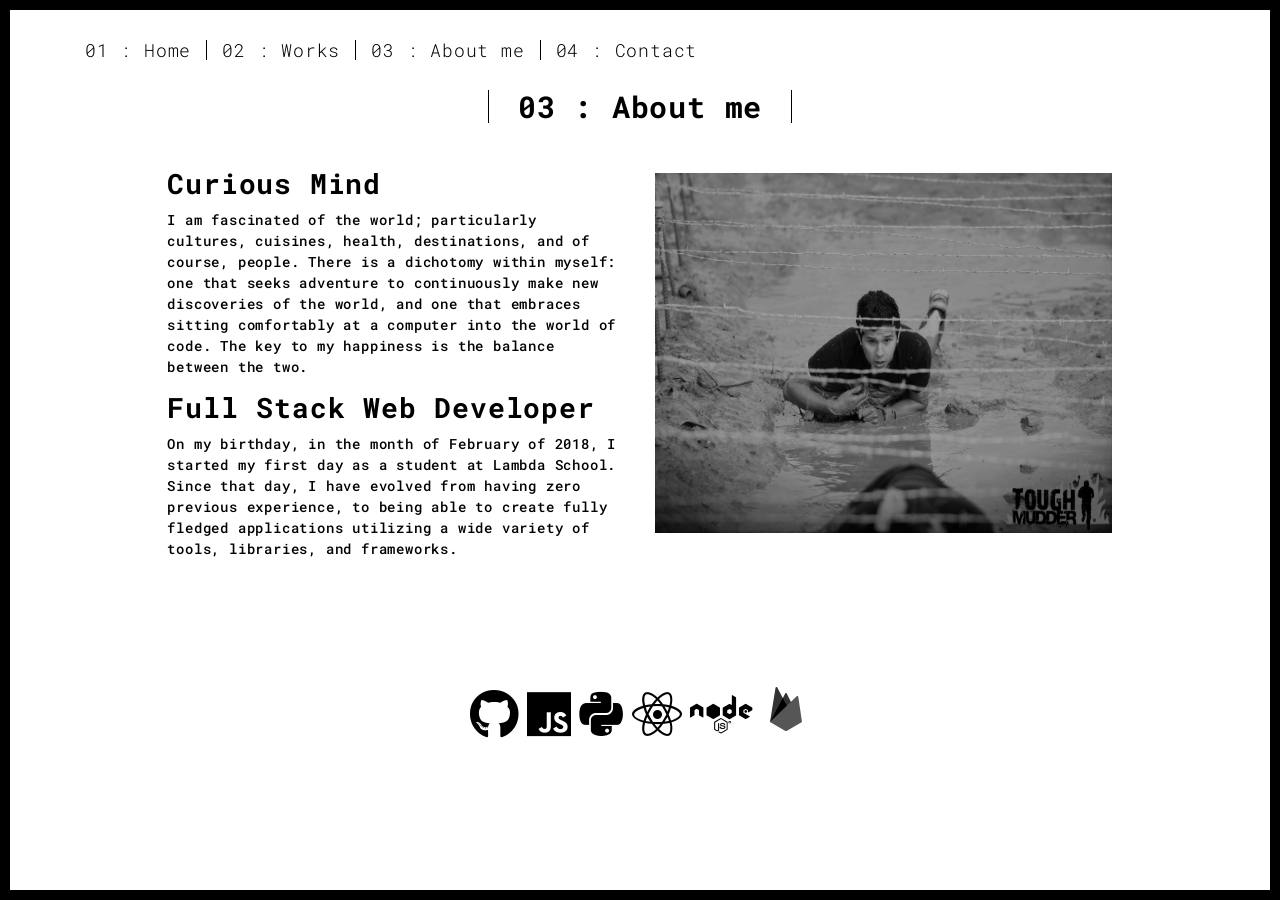
<file: univers/about.html>
<!DOCTYPE html>
<html lang="en">
  <head>
    <meta charset="UTF-8" />
    <meta content="IE=edge" http-equiv="X-UA-Compatible" />
    <meta content="width=device-width,initial-scale=1" name="viewport" />
    <meta content="description" name="description" />
    <meta name="google" content="notranslate" />
    <meta
      content="Mashup templates have been developped by Orson.io team"
      name="author"
    />

    <!-- Disable tap highlight on IE -->
    <meta name="msapplication-tap-highlight" content="no" />

    <link
      rel="apple-touch-icon"
      sizes="180x180"
      href="./assets/apple-icon-180x180.png"
    />
    <link href="./assets/favicon.ico" rel="icon" />
    <link
      rel="stylesheet"
      href="https://use.fontawesome.com/releases/v5.8.1/css/all.css"
      integrity="sha384-50oBUHEmvpQ+1lW4y57PTFmhCaXp0ML5d60M1M7uH2+nqUivzIebhndOJK28anvf"
      crossorigin="anonymous"
    />

    <title>About Me</title>

    <link href="./main.3f6952e4.css" rel="stylesheet" />
  </head>

  <body class="">
    <div id="site-border-left"></div>
    <div id="site-border-right"></div>
    <div id="site-border-top"></div>
    <div id="site-border-bottom"></div>
    <!-- Add your content of header -->
    <header>
      <nav class="navbar  navbar-fixed-top navbar-default">
        <div class="container">
          <button
            type="button"
            class="navbar-toggle collapsed"
            data-toggle="collapse"
            data-target="#navbar-collapse"
            aria-expanded="false"
          >
            <span class="sr-only">Toggle navigation</span>
            <span class="icon-bar"></span>
            <span class="icon-bar"></span>
            <span class="icon-bar"></span>
          </button>

          <div class="collapse navbar-collapse" id="navbar-collapse">
            <ul class="nav navbar-nav ">
              <li>
                <a style="font-size: 18px;" href="./home.html" title=""
                  >01 : Home</a
                >
              </li>
              <li>
                <a style="font-size: 18px;" href="./works.html" title=""
                  >02 : Works</a
                >
              </li>
              <li>
                <a style="font-size: 18px;" href="./about.html" title=""
                  >03 : About me</a
                >
              </li>
              <li>
                <a style="font-size: 18px;" href="./contact.html" title=""
                  >04 : Contact</a
                >
              </li>
            </ul>
          </div>
        </div>
      </nav>
    </header>

    <div class="section-container">
      <div class="container">
        <div class="row">
          <div class="col-xs-12">
            <div class="section-container-spacer text-center">
              <h1 class="h2">03 : About me</h1>
            </div>

            <div class="row">
              <div class="col-md-10 col-md-offset-1">
                <div class="row">
                  <div class="col-xs-12 col-md-6">
                    <p style="font-size: 28px; font-weight: 800">
                      Curious Mind
                    </p>
                    <p
                      style="margin: 10px 0 20px 0; font-size: 14px; font-weight: 500"
                    >
                      I am fascinated of the world; particularly cultures,
                      cuisines, health, destinations, and of course, people.
                      There is a dichotomy within myself: one that seeks
                      adventure to continuously make new discoveries of the
                      world, and one that embraces sitting comfortably at a
                      computer into the world of code. The key to my happiness
                      is the balance between the two.
                    </p>
                    <p style="font-size: 28px; font-weight: 800">
                      Full Stack Web Developer
                    </p>
                    <p
                      style="margin: 10px 0 20px 0; font-size: 14px; font-weight: 500"
                    >
                      On my birthday, in the month of February of 2018, I
                      started my first day as a student at Lambda School. Since
                      that day, I have evolved from having zero previous
                      experience, to being able to create fully fledged
                      applications utilizing a wide variety of tools, libraries,
                      and frameworks.
                    </p>
                  </div>
                  <div class="col-xs-12 col-md-6">
                    <img
                      style="height: 360px"
                      src="./assets/images/race_port.jpg"
                      class="img-responsive"
                      alt=""
                    />
                  </div>
                </div>
              </div>
            </div>
          </div>
        </div>
      </div>
    </div>

    <footer class="footer-container text-center" style="margin-top: 26px">
      <div class="container">
        <div>
          <i class="fab fa-github" style="font-size: 50px;"></i>
          <i class="fab fa-js" style="font-size: 50px;"></i>
          <i class="fab fa-python" style="font-size: 50px;"></i>
          <i class="fab fa-react" style="font-size: 50px;"></i>
          <i class="fab fa-node" style="font-size: 50px"></i>
          <svg
            xmlns="http://www.w3.org/2000/svg"
            x="0px"
            y="0px"
            width="48"
            height="48"
            viewBox="0 0 226 226"
            style=" fill:#000000;"
          >
            <g
              fill="none"
              fill-rule="nonzero"
              stroke="none"
              stroke-width="1"
              stroke-linecap="butt"
              stroke-linejoin="miter"
              stroke-miterlimit="10"
              stroke-dasharray=""
              stroke-dashoffset="0"
              font-family="none"
              font-weight="none"
              font-size="none"
              text-anchor="none"
              style="mix-blend-mode: normal"
            >
              <path d="M0,226v-226h226v226z" fill="none"></path>
              <g id="Layer_1">
                <path
                  d="M37.66667,174.20833l71.72675,-134.48883c1.51138,-2.83442 5.59821,-2.78263 7.03425,0.09417l24.82233,49.64467z"
                  fill="#333333"
                ></path>
                <path
                  d="M37.66667,174.17067l26.11242,-161.02029c0.68271,-4.21396 6.34213,-5.12737 8.31962,-1.34187l50.31796,96.4455z"
                  fill="#333333"
                ></path>
                <path
                  d="M37.70433,174.14242l0.94167,-0.73921l82.53237,-67.52221l-23.278,-44.61617z"
                  fill="#000000"
                ></path>
                <path
                  d="M37.66667,174.20833l125.55242,-121.06537c2.63196,-2.53779 7.02483,-1.04054 7.56158,2.57546l17.55267,118.48992l-70.625,41.16496c-2.86738,1.61025 -6.36567,1.61025 -9.23304,0z"
                  fill="#575656"
                ></path>
              </g>
            </g>
          </svg>
        </div>
        <div class="row">
          <!-- <div class="col-xs-12">
        <p>© UNTITLED | Website created with <a href="http://www.mashup-template.com/" title="Create website with free html template">Mashup Template</a>/<a href="https://www.unsplash.com/" title="Beautiful Free Images">Unsplash</a></p>
      </div> -->
        </div>
      </div>
    </footer>

    <script>
      document.addEventListener("DOMContentLoaded", function(event) {
        navActivePage();
      });
    </script>

    <!-- Google Analytics: change UA-XXXXX-X to be your site's ID 

<script>
  (function (i, s, o, g, r, a, m) {
    i['GoogleAnalyticsObject'] = r; i[r] = i[r] || function () {
      (i[r].q = i[r].q || []).push(arguments)
    }, i[r].l = 1 * new Date(); a = s.createElement(o),
      m = s.getElementsByTagName(o)[0]; a.async = 1; a.src = g; m.parentNode.insertBefore(a, m)
  })(window, document, 'script', '//www.google-analytics.com/analytics.js', 'ga');
  ga('create', 'UA-XXXXX-X', 'auto');
  ga('send', 'pageview');
</script>

-->
    <script type="text/javascript" src="./main.70a66962.js"></script>
  </body>
</html>
</file>
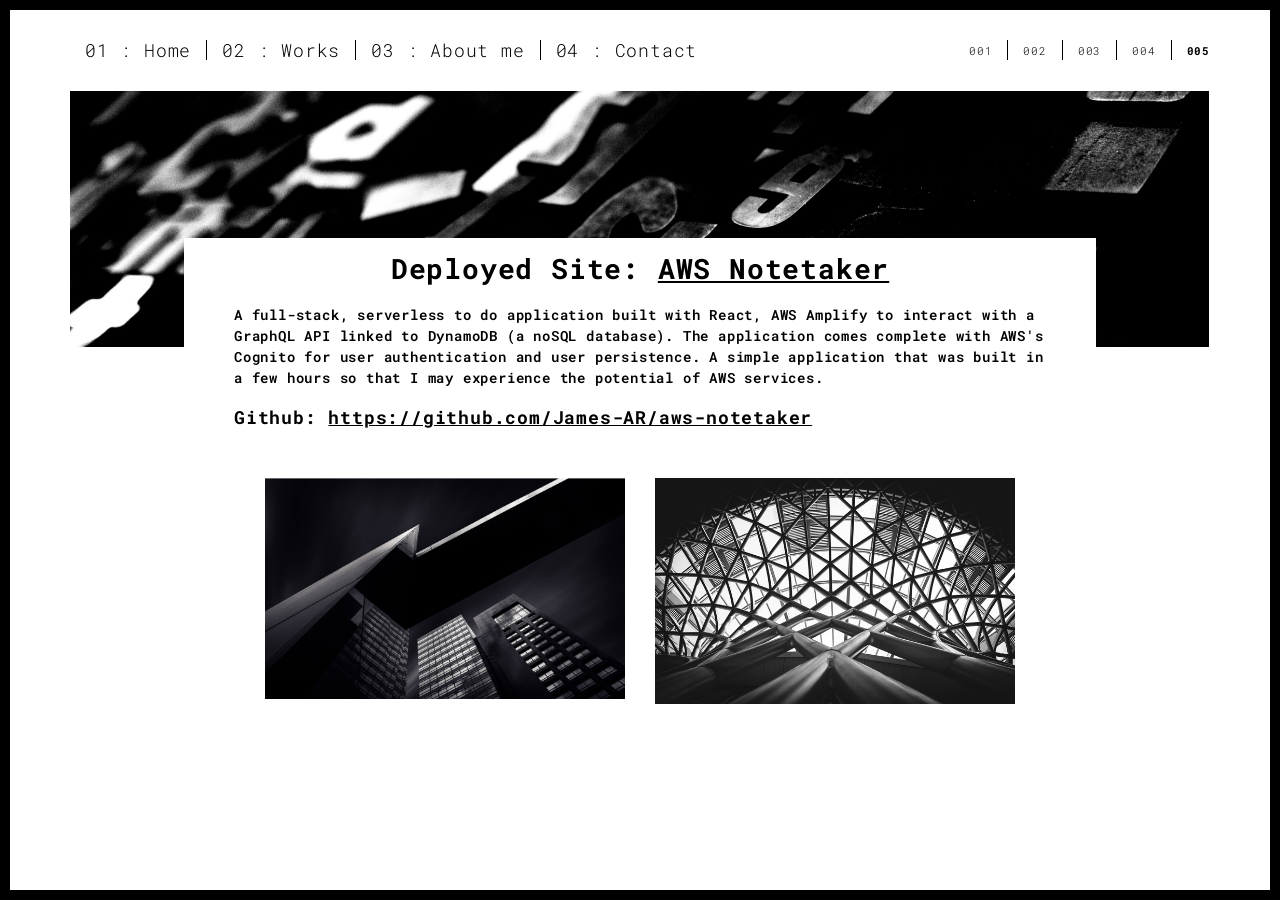
<file: univers/AWS.html>
<!DOCTYPE html>
<html lang="en">
  <head>
    <meta charset="UTF-8" />
    <meta content="IE=edge" http-equiv="X-UA-Compatible" />
    <meta content="width=device-width,initial-scale=1" name="viewport" />
    <meta content="description" name="description" />
    <meta name="google" content="notranslate" />
    <meta
      content="Mashup templates have been developped by Orson.io team"
      name="author"
    />

    <!-- Disable tap highlight on IE -->
    <meta name="msapplication-tap-highlight" content="no" />

    <link
      rel="apple-touch-icon"
      sizes="180x180"
      href="./assets/apple-icon-180x180.png"
    />
    <link href="./assets/favicon.ico" rel="icon" />

    <title>AWS</title>

    <link href="./main.3f6952e4.css" rel="stylesheet" />
  </head>

  <body class="">
    <div id="site-border-left"></div>
    <div id="site-border-right"></div>
    <div id="site-border-top"></div>
    <div id="site-border-bottom"></div>
    <!-- Add your content of header -->
    <header>
      <nav class="navbar  navbar-fixed-top navbar-default">
        <div class="container">
          <button
            type="button"
            class="navbar-toggle collapsed"
            data-toggle="collapse"
            data-target="#navbar-collapse"
            aria-expanded="false"
          >
            <span class="sr-only">Toggle navigation</span>
            <span class="icon-bar"></span>
            <span class="icon-bar"></span>
            <span class="icon-bar"></span>
          </button>

          <div class="collapse navbar-collapse" id="navbar-collapse">
            <ul class="nav navbar-nav ">
              <li>
                <a style="font-size: 18px;" href="./home.html" title=""
                  >01 : Home</a
                >
              </li>
              <li>
                <a style="font-size: 18px;" href="./works.html" title=""
                  >02 : Works</a
                >
              </li>
              <li>
                <a style="font-size: 18px;" href="./about.html" title=""
                  >03 : About me</a
                >
              </li>
              <li>
                <a style="font-size: 18px;" href="./contact.html" title=""
                  >04 : Contact</a
                >
              </li>
            </ul>

            <ul
              class="nav navbar-nav navbar-right navbar-small visible-md visible-lg"
            >
              <li><a href="./work.html" title="">001</a></li>
              <li><a href="./citywatch.html" title="">002</a></li>
              <li><a href="./react_django.html" title="">003</a></li>
              <li><a href="./e-commerce.html" title="">004</a></li>
              <li><a href="./AWS.html" title="" class="active">005</a></li>
            </ul>
          </div>
        </div>
      </nav>
    </header>
    <div class="section-container">
      <div class="container">
        <div class="row">
          <div class="col-xs-12">
            <img
              src="./assets/images/work001-01.jpg"
              class="img-responsive"
              alt=""
            />
            <div class="card-container">
              <div class="text-center">
                <p
                  style="font-size: 28px; font-weight: 800; margin: 0 0 25px 0"
                >
                  Deployed Site:
                  <a
                    href="http://aws-notetaker-20190506152436-hostingbucket-javascript.s3-website-us-west-2.amazonaws.com/"
                    target="_blank"
                    style="font-size: 28px; font-weight: 800; text-decoration: underline; color: black"
                    >AWS Notetaker</a
                  >
                </p>
              </div>
              <p
                style="margin: 10px 0 20px 0; font-size: 14px; font-weight: 600"
              >
                A full-stack, serverless to do application built with React, AWS
                Amplify to interact with a GraphQL API linked to DynamoDB (a
                noSQL database). The application comes complete with AWS's
                Cognito for user authentication and user persistence. A simple
                application that was built in a few hours so that I may
                experience the potential of AWS services.
              </p>

              <h3>
                Github:
                <a
                  href="https://github.com/James-AR/aws-notetaker"
                  target="_blank"
                  style="color: black; text-decoration: underline"
                  >https://github.com/James-AR/aws-notetaker</a
                >
              </h3>
            </div>
          </div>

          <div class="col-md-8 col-md-offset-2 section-container-spacer">
            <div class="row">
              <div class="col-xs-12 col-md-6">
                <img
                  src="./assets/images/work001-04.jpg"
                  class="img-responsive"
                  alt=""
                />
              </div>
              <div class="col-xs-12 col-md-6">
                <img
                  src="./assets/images/work001-03.jpg"
                  class="img-responsive"
                  alt=""
                />
              </div>
            </div>
          </div>

          <!-- <div class="col-xs-12">
        <img src="./assets/images/work001-04.jpg" class="img-responsive" alt="">
      </div> -->
        </div>
      </div>
    </div>

    <footer class="footer-container text-center">
      <div class="container">
        <div class="row"></div>
      </div>
    </footer>

    <script>
      document.addEventListener("DOMContentLoaded", function(event) {
        navActivePage();
      });
    </script>

    <!-- Google Analytics: change UA-XXXXX-X to be your site's ID 

<script>
  (function (i, s, o, g, r, a, m) {
    i['GoogleAnalyticsObject'] = r; i[r] = i[r] || function () {
      (i[r].q = i[r].q || []).push(arguments)
    }, i[r].l = 1 * new Date(); a = s.createElement(o),
      m = s.getElementsByTagName(o)[0]; a.async = 1; a.src = g; m.parentNode.insertBefore(a, m)
  })(window, document, 'script', '//www.google-analytics.com/analytics.js', 'ga');
  ga('create', 'UA-XXXXX-X', 'auto');
  ga('send', 'pageview');
</script>

-->
    <script type="text/javascript" src="./main.70a66962.js"></script>
  </body>
</html>
</file>
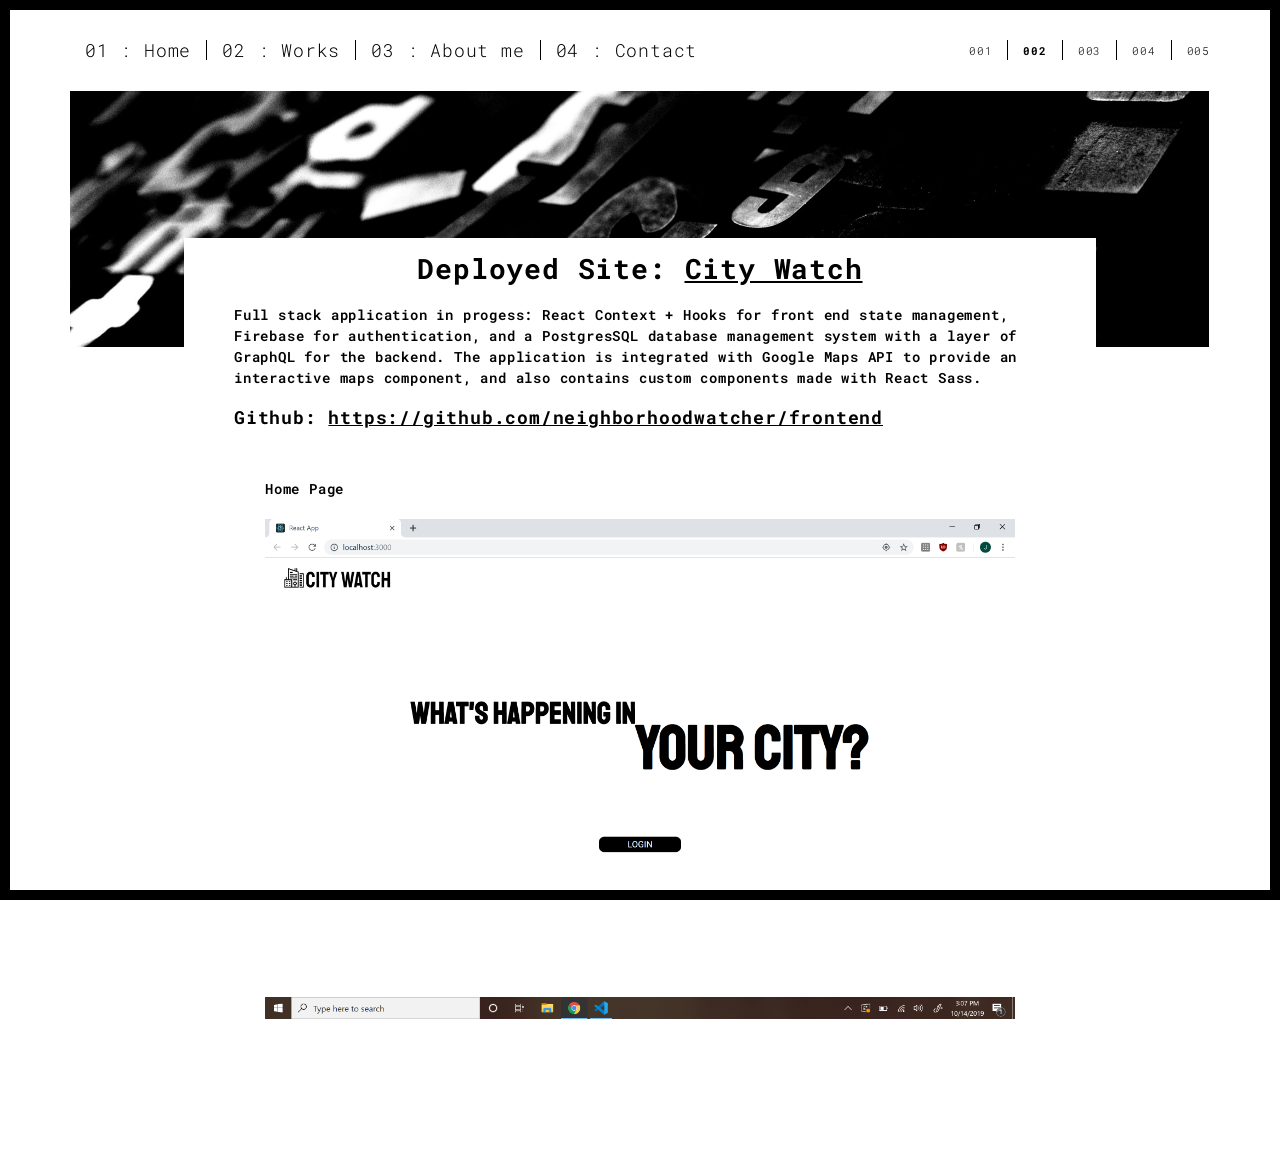
<file: univers/citywatch.html>
<!DOCTYPE html>
<html lang="en">
  <head>
    <meta charset="UTF-8" />
    <meta content="IE=edge" http-equiv="X-UA-Compatible" />
    <meta content="width=device-width,initial-scale=1" name="viewport" />
    <meta content="description" name="description" />
    <meta name="google" content="notranslate" />
    <meta
      content="Mashup templates have been developped by Orson.io team"
      name="author"
    />

    <!-- Disable tap highlight on IE -->
    <meta name="msapplication-tap-highlight" content="no" />

    <link
      rel="apple-touch-icon"
      sizes="180x180"
      href="./assets/apple-icon-180x180.png"
    />
    <link href="./assets/favicon.ico" rel="icon" />

    <title>City Watch</title>

    <link href="./main.3f6952e4.css" rel="stylesheet" />
  </head>

  <body class="">
    <div id="site-border-left"></div>
    <div id="site-border-right"></div>
    <div id="site-border-top"></div>
    <div id="site-border-bottom"></div>
    <!-- Add your content of header -->
    <header>
      <nav class="navbar  navbar-fixed-top navbar-default">
        <div class="container">
          <button
            type="button"
            class="navbar-toggle collapsed"
            data-toggle="collapse"
            data-target="#navbar-collapse"
            aria-expanded="false"
          >
            <span class="sr-only">Toggle navigation</span>
            <span class="icon-bar"></span>
            <span class="icon-bar"></span>
            <span class="icon-bar"></span>
          </button>

          <div class="collapse navbar-collapse" id="navbar-collapse">
            <ul class="nav navbar-nav ">
              <li>
                <a style="font-size: 18px;" href="./home.html" title=""
                  >01 : Home</a
                >
              </li>
              <li>
                <a style="font-size: 18px;" href="./works.html" title=""
                  >02 : Works</a
                >
              </li>
              <li>
                <a style="font-size: 18px;" href="./about.html" title=""
                  >03 : About me</a
                >
              </li>
              <li>
                <a style="font-size: 18px;" href="./contact.html" title=""
                  >04 : Contact</a
                >
              </li>
            </ul>

            <ul
              class="nav navbar-nav navbar-right navbar-small visible-md visible-lg"
            >
              <li><a href="./work.html" title="">001</a></li>
              <li>
                <a href="./citywatch.html" title="" class="active">002</a>
              </li>
              <li><a href="./react_django.html" title="">003</a></li>
              <li><a href="./e-commerce.html" title="">004</a></li>
              <li><a href="./AWS.html" title="">005</a></li>
            </ul>
          </div>
        </div>
      </nav>
    </header>
    <div class="section-container">
      <div class="container">
        <div class="row">
          <div class="col-xs-12">
            <img
              src="./assets/images/work001-01.jpg"
              class="img-responsive"
              alt=""
            />
            <div class="card-container">
              <div class="text-center">
                <p
                  style="font-size: 28px; font-weight: 800; margin: 0 0 25px 0"
                >
                  Deployed Site:
                  <a
                    href="https://brave-mccarthy-58e814.netlify.com/"
                    target="_blank"
                    style="font-size: 28px; font-weight: 800; text-decoration: underline; color: black"
                  >City Watch
                  </a>
                </p>
              </div>
              <p
                style="margin: 10px 0 20px 0; font-size: 14px; font-weight: 600"
              >
                Full stack application in progess: React Context + Hooks for front end
                state management, Firebase for authentication, and a PostgresSQL database management system 
                with a layer of GraphQL for the backend. The application is integrated with Google Maps API
                to provide an interactive maps component, and also contains custom components made with React Sass.
              </p>

              <h3>
                Github:
                <a
                  href="https://github.com/neighborhoodwatcher/frontend"
                  target="_blank"
                  style="color: black; text-decoration: underline"
                  >https://github.com/neighborhoodwatcher/frontend</a
                >
              </h3>
            </div>
          </div>

          <div class="col-md-8 col-md-offset-2 section-container-spacer">
            <div class="row">
              <div class="col-xs-12 col-md-12">
                <p
                  style="margin: 0 0 20px 0; font-size: 14px; font-weight: 600"
                >
                  Home Page
                </p>
                <img
                  src="./assets/images/citywatch.png"
                  class="img-responsive"
                  alt=""
                />
              </div>
            </div>
          </div>
        </div>
      </div>
    </div>

    <footer class="footer-container text-center">
      <div class="container">
        <div class="row"></div>
      </div>
    </footer>

    <script>
      document.addEventListener("DOMContentLoaded", function(event) {
        navActivePage();
      });
    </script>

    <!-- Google Analytics: change UA-XXXXX-X to be your site's ID 

<script>
  (function (i, s, o, g, r, a, m) {
    i['GoogleAnalyticsObject'] = r; i[r] = i[r] || function () {
      (i[r].q = i[r].q || []).push(arguments)
    }, i[r].l = 1 * new Date(); a = s.createElement(o),
      m = s.getElementsByTagName(o)[0]; a.async = 1; a.src = g; m.parentNode.insertBefore(a, m)
  })(window, document, 'script', '//www.google-analytics.com/analytics.js', 'ga');
  ga('create', 'UA-XXXXX-X', 'auto');
  ga('send', 'pageview');
</script>

-->
    <script type="text/javascript" src="./main.70a66962.js"></script>
  </body>
</html>
</file>
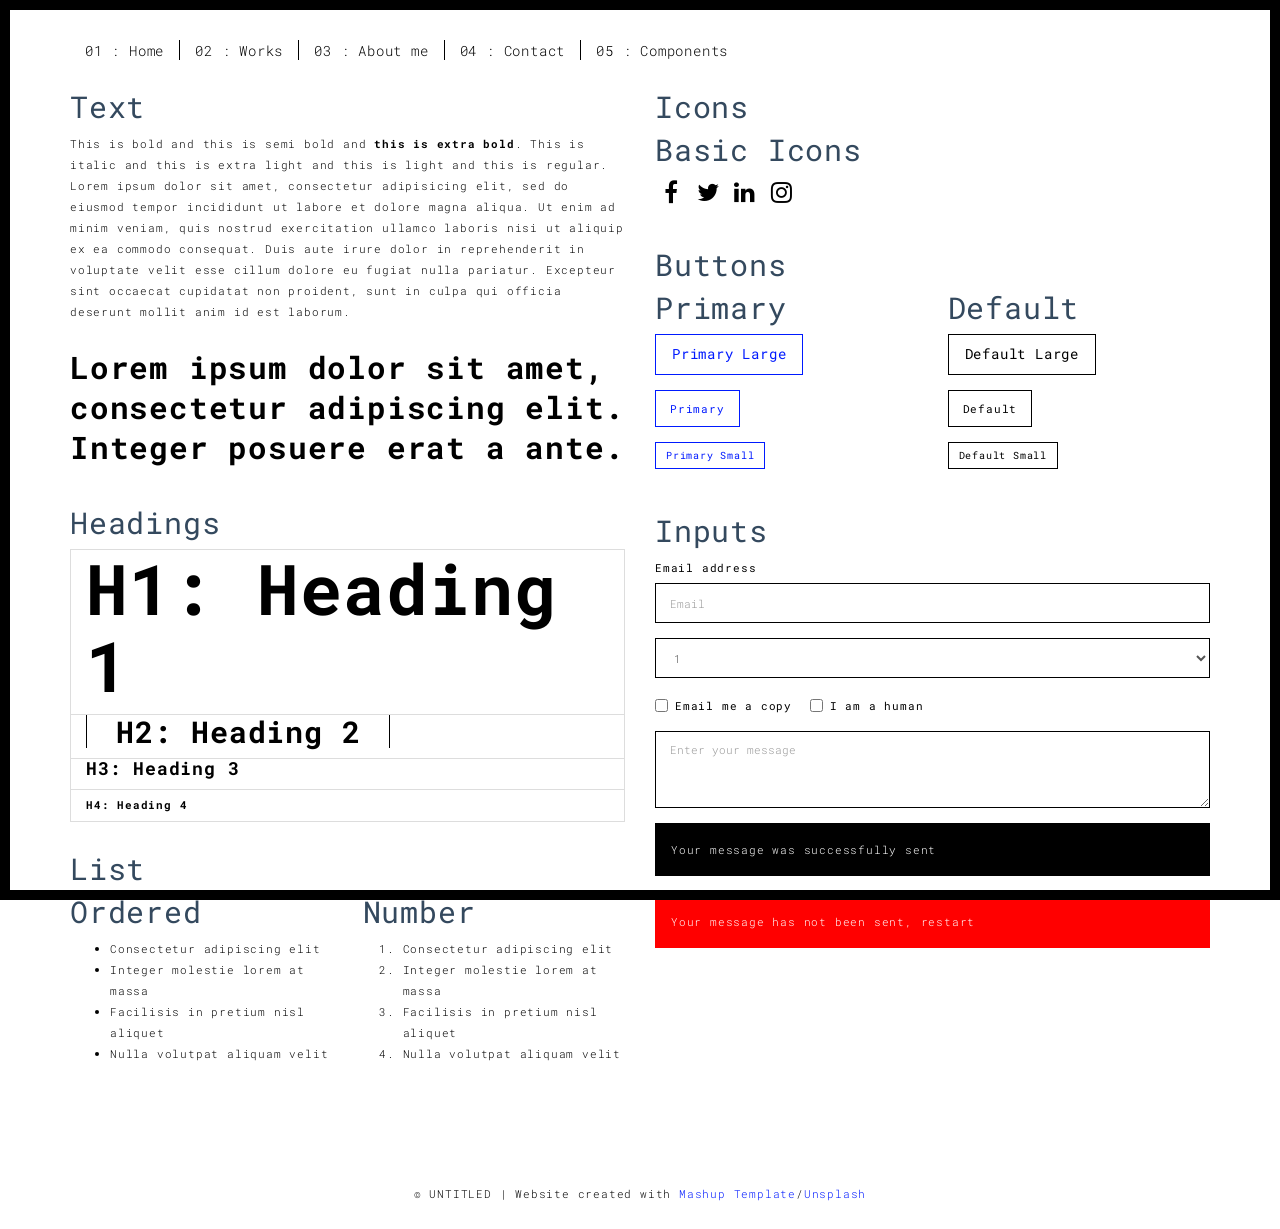
<file: univers/components.html>
<!DOCTYPE html>
<html lang="en">

<head>
  <meta charset="UTF-8">
  <meta content="IE=edge" http-equiv="X-UA-Compatible">
  <meta content="width=device-width,initial-scale=1" name="viewport">
  <meta content="description" name="description">
  <meta name="google" content="notranslate" />
  <meta content="Mashup templates have been developped by Orson.io team" name="author">

  <!-- Disable tap highlight on IE -->
  <meta name="msapplication-tap-highlight" content="no">
  
  <link rel="apple-touch-icon" sizes="180x180" href="./assets/apple-icon-180x180.png">
  <link href="./assets/favicon.ico" rel="icon">

  <title>Title page</title>  

<link href="./main.3f6952e4.css" rel="stylesheet"></head>

<body class="">
<div id="site-border-left"></div>
<div id="site-border-right"></div>
<div id="site-border-top"></div>
<div id="site-border-bottom"></div>
 <!-- Add your content of header -->
<header>
  <nav class="navbar  navbar-fixed-top navbar-default">
    <div class="container">
        <button type="button" class="navbar-toggle collapsed" data-toggle="collapse" data-target="#navbar-collapse" aria-expanded="false">
          <span class="sr-only">Toggle navigation</span>
          <span class="icon-bar"></span>
          <span class="icon-bar"></span>
          <span class="icon-bar"></span>
        </button>

      <div class="collapse navbar-collapse" id="navbar-collapse">
        <ul class="nav navbar-nav ">
          <li><a href="./index.html" title="">01 : Home</a></li>
          <li><a href="./works.html" title="">02 : Works</a></li>
          <li><a href="./about.html" title="">03 : About me</a></li>
          <li><a href="./contact.html" title="">04 : Contact</a></li>
          <li><a href="./components.html" title="">05 : Components</a></li>
        </ul>


      </div> 
    </div>
  </nav>
</header>

<div class="section-container">
  
<!-- Add your site or app content here -->
  <div class="container">
    <div class="row">
      <div class="col-xs-12 col-md-6">

        <div class="template-example">
          <h2 class="template-title-example">Text</h2>
          <p>This is bold and this is semi bold and <b>this is extra bold</b>. This is italic and this is extra light and this is light
          and this is regular. Lorem ipsum dolor sit amet, consectetur adipisicing elit, sed do eiusmod
          tempor incididunt ut labore et dolore magna aliqua. Ut enim ad minim veniam,
          quis nostrud exercitation ullamco laboris nisi ut aliquip ex ea commodo
          consequat. Duis aute irure dolor in reprehenderit in voluptate velit esse
          cillum dolore eu fugiat nulla pariatur. Excepteur sint occaecat cupidatat non
          proident, sunt in culpa qui officia deserunt mollit anim id est laborum.

          <blockquote>
            <p>Lorem ipsum dolor sit amet, consectetur adipiscing elit. Integer posuere erat a ante.</p>
          </blockquote>
          
          </p>
        </div>

        <div class="template-example">
          <h2 class="template-title-example">Headings</h2>
          
          <table class="table table-bordered">
            <tr><td><h1>H1: Heading 1</h1></td></tr>
            <tr><td><h2>H2: Heading 2</h2></td></tr>
            <tr><td><h3>H3: Heading 3</h3></td></tr>
            <tr><td><h4>H4: Heading 4</h4></td></tr>
          </table>
          
        </div>

        
        <div class="template-example">
          <h2 class="template-title-example">List</h2>
          <div class="row">
            <div class="col-md-6">
              <h3 class="template-title-example">Ordered</h3>
              <ul>
                <li>Consectetur adipiscing elit</li>
                <li>Integer molestie lorem at massa</li>
                <li>Facilisis in pretium nisl aliquet</li>
                <li>Nulla volutpat aliquam velit</li>
              </ul>
            </div>
            <div class="col-md-6">
              <h3 class="template-title-example">Number</h3>
              <ol>
                <li>Consectetur adipiscing elit</li>
                <li>Integer molestie lorem at massa</li>
                <li>Facilisis in pretium nisl aliquet</li>
                <li>Nulla volutpat aliquam velit</li>
              </ol>
            </div>
          </div>
        </div>
        
      </div>

      <div class="col-xs-12 col-md-6">
        <div class="template-example">
          <h2 class="template-title-example">Icons</h2>
          
          <div class="row">
            
            <div class="col-md-6">
               <h3 class="template-title-example">Basic Icons</h2>
                <ul class="list-icons">
                  <li>
                    <span class="fa-icon">
                      <i class="fa fa-facebook"></i>
                    </span>
                  </li>
                  <li>
                    <span class="fa-icon">
                      <i class="fa fa-twitter"></i>
                    </span>
                  </li>
                  <li>
                    <span class="fa-icon">
                      <i class="fa fa-linkedin"></i>
                    </span>
                  </li>
                  <li>
                    <span class="fa-icon">
                      <i class="fa fa-instagram"></i>
                    </span>
                  </li>
                </ul>
            </div>

          </div>


          


        </div>

        <div class="template-example">
          <h2 class="template-title-example">Buttons</h2>
          <div class="row">
            <div class="col-md-6">
              <h3 class="template-title-example">Primary</h2>
              <div class="row">
                  <div class="col-md-6">
                  <p><a href="" class="btn btn-primary btn-lg">Primary Large</a></p>
                  <p><a href="" class="btn btn-primary">Primary </a></p>
                  <p><a href="" class="btn btn-primary btn-sm">Primary Small</a></p>
                </div>
              </div>

              
            </div>

            <div class="col-md-6">
              <h3 class="template-title-example">Default</h2>
              <div class="row">
                  <div class="col-md-6">
                  <p><a href="" class="btn btn-default btn-lg">Default Large</a></p>
                  <p><a href="" class="btn btn-default">Default </a></p>
                  <p><a href="" class="btn btn-default btn-sm">Default Small</a></p>
                </div>
              </div>

            </div>
          </div>
        </div>
        
        <div class="template-example">
          <h2 class="template-title-example">Inputs</h2>

            <div class="form-group">
              <label for="exampleInputEmail1">Email address</label>
              <input type="email" class="form-control" id="exampleInputEmail1" placeholder="Email">
            </div>

            <div class="form-group">
              <select class="form-control">
                <option>1</option>
                <option>2</option>
                <option>3</option>
                <option>4</option>
                <option>5</option>
              </select>
            </div>

            <div class="form-group">
              <label class="checkbox-inline">
                <input 
                type="checkbox" id="inlineCheckbox1" value="option1"> Email me a copy
              </label>
              <label class="checkbox-inline">
                <input type="checkbox" id="inlineCheckbox2" value="option2"> I am a human
              </label>
            </div>

            <div class="form-group">
              <textarea class="form-control" rows="3" placeholder="Enter your message"></textarea>
            </div>
            
            <div class="alert alert-success" role="alert">Your message was successfully sent</div>
            <div class="alert alert-danger" role="alert">Your message has not been sent, restart</div>
        </div>




      </div>
    </div>
  </div>
</div>

<footer class="footer-container text-center">
  <div class="container">
    <div class="row">
      <div class="col-xs-12">
        <p>© UNTITLED | Website created with <a href="http://www.mashup-template.com/" title="Create website with free html template">Mashup Template</a>/<a href="https://www.unsplash.com/" title="Beautiful Free Images">Unsplash</a></p>
      </div>
    </div>
  </div>
</footer>

<script>
  document.addEventListener("DOMContentLoaded", function (event) {
     navActivePage();
  });
</script>

<!-- Google Analytics: change UA-XXXXX-X to be your site's ID 

<script>
  (function (i, s, o, g, r, a, m) {
    i['GoogleAnalyticsObject'] = r; i[r] = i[r] || function () {
      (i[r].q = i[r].q || []).push(arguments)
    }, i[r].l = 1 * new Date(); a = s.createElement(o),
      m = s.getElementsByTagName(o)[0]; a.async = 1; a.src = g; m.parentNode.insertBefore(a, m)
  })(window, document, 'script', '//www.google-analytics.com/analytics.js', 'ga');
  ga('create', 'UA-XXXXX-X', 'auto');
  ga('send', 'pageview');
</script>

--> <script type="text/javascript" src="./main.70a66962.js"></script></body>

</html>
</file>
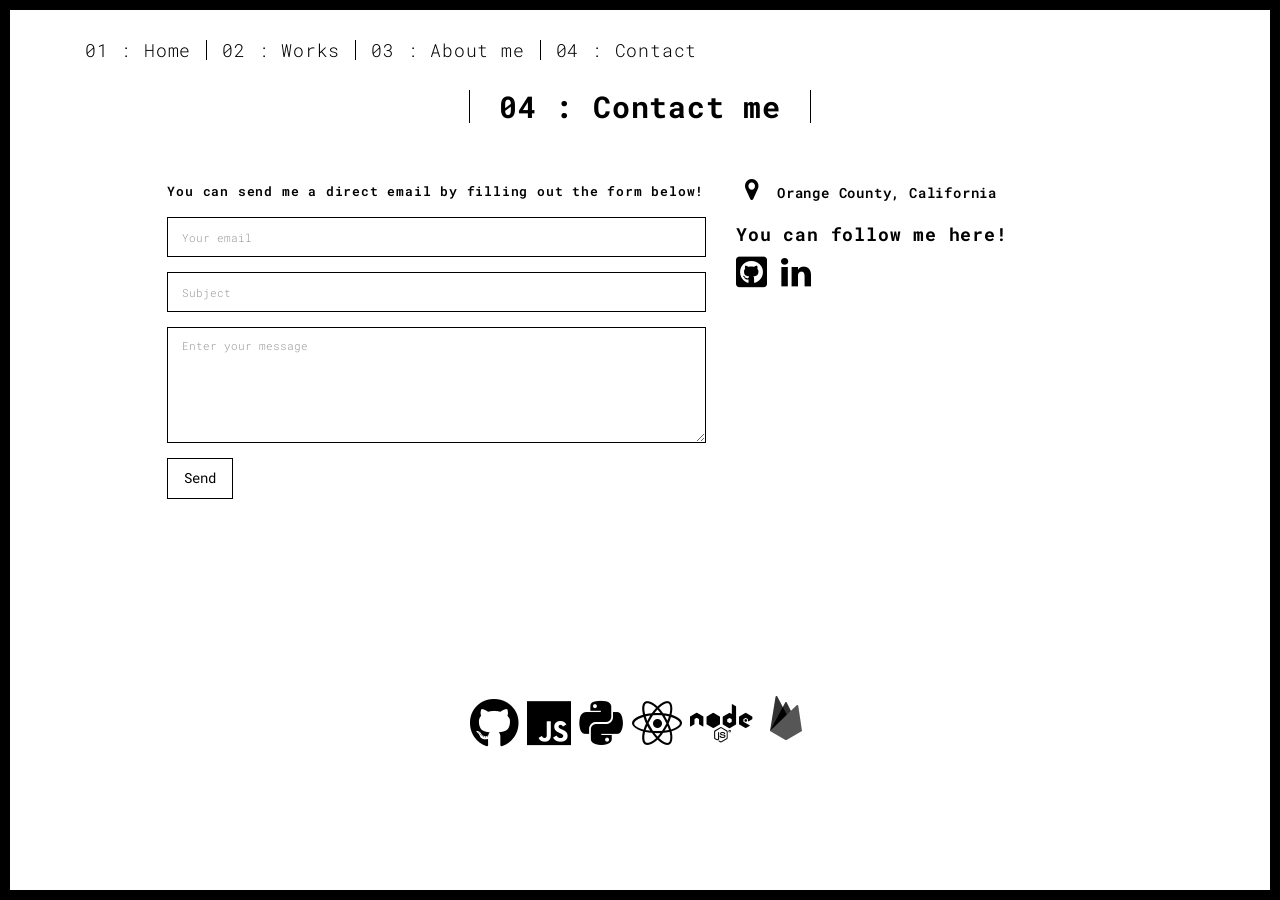
<file: univers/contact.html>
<!DOCTYPE html>
<html lang="en">

<head>
  <meta charset="UTF-8">
  <meta content="IE=edge" http-equiv="X-UA-Compatible">
  <meta content="width=device-width,initial-scale=1" name="viewport">
  <meta content="description" name="description">
  <meta name="google" content="notranslate" />
  <meta content="Mashup templates have been developped by Orson.io team" name="author">

  <!-- Disable tap highlight on IE -->
  <meta name="msapplication-tap-highlight" content="no">
  
  <link rel="apple-touch-icon" sizes="180x180" href="./assets/apple-icon-180x180.png">
  <link rel="stylesheet" href="https://use.fontawesome.com/releases/v5.8.1/css/all.css" integrity="sha384-50oBUHEmvpQ+1lW4y57PTFmhCaXp0ML5d60M1M7uH2+nqUivzIebhndOJK28anvf" crossorigin="anonymous">
  <link href="./assets/favicon.ico" rel="icon">

  <title>Contact Me</title>  

  <link href="./main.3f6952e4.css" rel="stylesheet">
</head>

<body class="">
<div id="site-border-left"></div>
<div id="site-border-right"></div>
<div id="site-border-top"></div>
<div id="site-border-bottom"></div>
 <!-- Add your content of header -->
<header>
  <nav class="navbar  navbar-fixed-top navbar-default">
    <div class="container">
        <button type="button" class="navbar-toggle collapsed" data-toggle="collapse" data-target="#navbar-collapse" aria-expanded="false">
          <span class="sr-only">Toggle navigation</span>
          <span class="icon-bar"></span>
          <span class="icon-bar"></span>
          <span class="icon-bar"></span>
        </button>

      <div class="collapse navbar-collapse" id="navbar-collapse">
        <ul class="nav navbar-nav ">
          <li><a style='font-size: 18px;' href="./home.html" title="">01 : Home</a></li>
          <li><a style='font-size: 18px;' href="./works.html" title="">02 : Works</a></li>
          <li><a style='font-size: 18px;' href="./about.html" title="">03 : About me</a></li>
          <li><a style='font-size: 18px;' href="./contact.html" title="">04 : Contact</a></li>
        </ul>


      </div> 
    </div>
  </nav>
</header>

<div class="section-container">
    <div class="container">
      <div class="row">
        <div class="col-xs-12">
          <div class="section-container-spacer text-center">
            <h1 class="h2">04 : Contact me</h1>
          </div>
          
          <div class="row">
            <div class="col-md-10 col-md-offset-1">
               <div action="" class="reveal-content">
                  <div class="row">
                    <div class="col-md-7">
                        <p style="font-size: 13px; font-weight: 600; margin-top: 8px">You can send me a direct email by filling out the form below!</p>
                        <form class="gform" action="https://script.google.com/macros/s/AKfycbzhwSwUE2LPuczLtz6LAGYVZymU3p0ne6f6ke01/exec" 
                        method="POST">
                        <div class="form-group">
                            <input type="email" name="email" class="form-control" id="email" placeholder="Your email">
                          </div>
                          <div class="form-group">
                            <input type="text" name="subject" class="form-control" id="subject" placeholder="Subject">
                          </div>
                          <div class="form-group">
                            <textarea name="message" class="form-control" rows="5" placeholder="Enter your message"></textarea>
                          </div>
                          <button type="submit" class="btn btn-default btn-lg">Send</button>

                          <div style="display:none; border: none" class="thankyou_message">
                              <h3>
                                <em>Thanks</em> for contacting me! I will get back to you soon!
                              </h3>
                          </div>
                      </form>
                    </div>
                    <div class="col-md-5 address-container">
                      <ul class="list-unstyled">
                        <li style='font-size: 14px; font-weight: 600'>
                          <span class="fa-icon">
                            <i class="fa fa fa-map-marker" aria-hidden="true"></i>
                          </span>
                          Orange County, California
                        </li>
                      </ul>
                      <h3>You can follow me here!</h3>
                      <a href="https://github.com/James-AR" title="" class="fa-icon" target="_blank">
                        <i class="fab fa-github-square" style="font-size: 35px;"></i>
                      </a>
                      <a href="https://www.linkedin.com/in/jamesanthonyruiz/" title="" class="fa-icon" target="_blank">
                        <i class="fa fa-linkedin" style="font-size: 35px; margin-left: 5px;"></i>
                      </a>
                      <!-- <a href="http://www.instagram.com" title="" class="fa-icon">
                        <i class="fa fa-instagram"></i> -->
                      </a>
                    </div>
                  </div>
                </div>
            </div>

          </div>
         
       </div>
      </div>
    </div>
  </div>


<footer class="footer-container text-center" style="margin-top: 115px">
  <div class="container">
      <div>
          <i class="fab fa-github" style="font-size: 50px;"></i>
          <i class="fab fa-js" style="font-size: 50px;"></i>
          <i class="fab fa-python" style="font-size: 50px;"></i>
          <i class="fab fa-react" style="font-size: 50px;"></i>
          <i class="fab fa-node" style="font-size: 50px"></i>
          <svg xmlns="http://www.w3.org/2000/svg" x="0px" y="0px"
width="48" height="48"
viewBox="0 0 226 226"
style=" fill:#000000;"><g fill="none" fill-rule="nonzero" stroke="none" stroke-width="1" stroke-linecap="butt" stroke-linejoin="miter" stroke-miterlimit="10" stroke-dasharray="" stroke-dashoffset="0" font-family="none" font-weight="none" font-size="none" text-anchor="none" style="mix-blend-mode: normal"><path d="M0,226v-226h226v226z" fill="none"></path><g id="Layer_1"><path d="M37.66667,174.20833l71.72675,-134.48883c1.51138,-2.83442 5.59821,-2.78263 7.03425,0.09417l24.82233,49.64467z" fill="#333333"></path><path d="M37.66667,174.17067l26.11242,-161.02029c0.68271,-4.21396 6.34213,-5.12737 8.31962,-1.34187l50.31796,96.4455z" fill="#333333"></path><path d="M37.70433,174.14242l0.94167,-0.73921l82.53237,-67.52221l-23.278,-44.61617z" fill="#000000"></path><path d="M37.66667,174.20833l125.55242,-121.06537c2.63196,-2.53779 7.02483,-1.04054 7.56158,2.57546l17.55267,118.48992l-70.625,41.16496c-2.86738,1.61025 -6.36567,1.61025 -9.23304,0z" fill="#575656"></path></g></g></svg>
        </div>
    <div class="row">
      <!-- <div class="col-xs-12">
        <p>© UNTITLED | Website created with <a href="http://www.mashup-template.com/" title="Create website with free html template">Mashup Template</a>/<a href="https://www.unsplash.com/" title="Beautiful Free Images">Unsplash</a></p>
      </div> -->
    </div>
  </div>
</footer>

<script>
  document.addEventListener("DOMContentLoaded", function (event) {
     navActivePage();
  });
</script>

<!-- Google Analytics: change UA-XXXXX-X to be your site's ID 

<script>
  (function (i, s, o, g, r, a, m) {
    i['GoogleAnalyticsObject'] = r; i[r] = i[r] || function () {
      (i[r].q = i[r].q || []).push(arguments)
    }, i[r].l = 1 * new Date(); a = s.createElement(o),
      m = s.getElementsByTagName(o)[0]; a.async = 1; a.src = g; m.parentNode.insertBefore(a, m)
  })(window, document, 'script', '//www.google-analytics.com/analytics.js', 'ga');
  ga('create', 'UA-XXXXX-X', 'auto');
  ga('send', 'pageview');
</script>

--> <script type="text/javascript" src="./main.70a66962.js"></script>
<script data-cfasync="false" type="text/javascript" src="./form-submission-handler.js"></script>
</body>

</html>
</file>
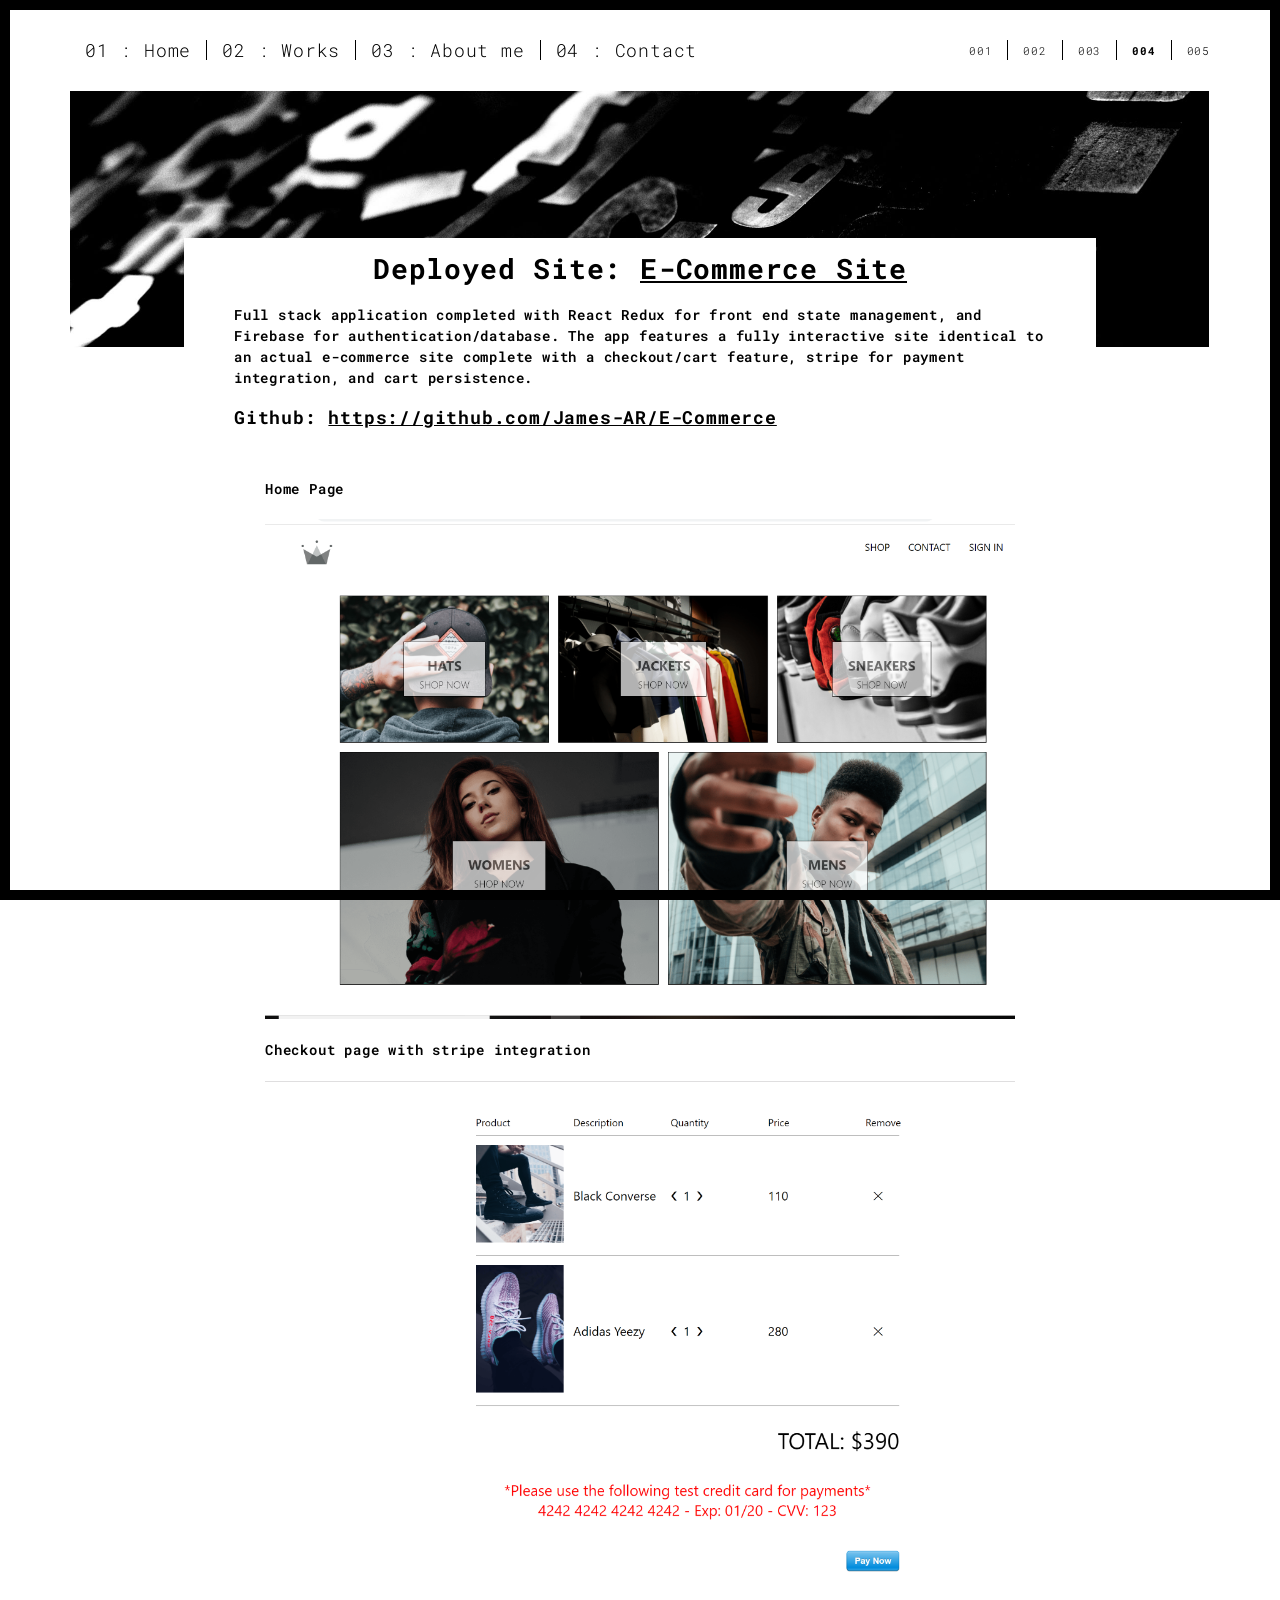
<file: univers/e-commerce.html>
<!DOCTYPE html>
<html lang="en">
  <head>
    <meta charset="UTF-8" />
    <meta content="IE=edge" http-equiv="X-UA-Compatible" />
    <meta content="width=device-width,initial-scale=1" name="viewport" />
    <meta content="description" name="description" />
    <meta name="google" content="notranslate" />
    <meta
      content="Mashup templates have been developped by Orson.io team"
      name="author"
    />

    <!-- Disable tap highlight on IE -->
    <meta name="msapplication-tap-highlight" content="no" />

    <link
      rel="apple-touch-icon"
      sizes="180x180"
      href="./assets/apple-icon-180x180.png"
    />
    <link href="./assets/favicon.ico" rel="icon" />

    <title>E-Commerce</title>

    <link href="./main.3f6952e4.css" rel="stylesheet" />
  </head>

  <body class="">
    <div id="site-border-left"></div>
    <div id="site-border-right"></div>
    <div id="site-border-top"></div>
    <div id="site-border-bottom"></div>
    <!-- Add your content of header -->
    <header>
      <nav class="navbar  navbar-fixed-top navbar-default">
        <div class="container">
          <button
            type="button"
            class="navbar-toggle collapsed"
            data-toggle="collapse"
            data-target="#navbar-collapse"
            aria-expanded="false"
          >
            <span class="sr-only">Toggle navigation</span>
            <span class="icon-bar"></span>
            <span class="icon-bar"></span>
            <span class="icon-bar"></span>
          </button>

          <div class="collapse navbar-collapse" id="navbar-collapse">
            <ul class="nav navbar-nav ">
              <li>
                <a style="font-size: 18px;" href="./home.html" title=""
                  >01 : Home</a
                >
              </li>
              <li>
                <a style="font-size: 18px;" href="./works.html" title=""
                  >02 : Works</a
                >
              </li>
              <li>
                <a style="font-size: 18px;" href="./about.html" title=""
                  >03 : About me</a
                >
              </li>
              <li>
                <a style="font-size: 18px;" href="./contact.html" title=""
                  >04 : Contact</a
                >
              </li>
            </ul>

            <ul
              class="nav navbar-nav navbar-right navbar-small visible-md visible-lg"
            >
              <li><a href="./work.html" title="">001</a></li>
              <li>
                <a href="./citywatch.html" title="">002</a>
              </li>
              <li><a href="./react_django.html" title="">003</a></li>
              <li><a href="./e-commerce.html" title="" class="active">004</a></li>
              <li><a href="./AWS.html" title="" >005</a></li>
            </ul>
          </div>
        </div>
      </nav>
    </header>
    <div class="section-container">
      <div class="container">
        <div class="row">
          <div class="col-xs-12">
            <img
              src="./assets/images/work001-01.jpg"
              class="img-responsive"
              alt=""
            />
            <div class="card-container">
              <div class="text-center">
                <p
                  style="font-size: 28px; font-weight: 800; margin: 0 0 25px 0"
                >
                  Deployed Site:
                  <a
                    href="https://crwn-online.herokuapp.com/"
                    target="_blank"
                    style="font-size: 28px; font-weight: 800; text-decoration: underline; color: black"
                  >E-Commerce Site
                  </a>
                </p>
              </div>
              <p
                style="margin: 10px 0 20px 0; font-size: 14px; font-weight: 600"
              >
                Full stack application completed with React Redux for front end
                state management, and Firebase for authentication/database. The app features a
                fully interactive site identical to an actual e-commerce site complete with a checkout/cart feature,
                stripe for payment integration, and cart persistence.
              </p>

              <h3>
                Github:
                <a
                  href="https://github.com/James-AR/E-Commerce"
                  target="_blank"
                  style="color: black; text-decoration: underline"
                  >https://github.com/James-AR/E-Commerce</a
                >
              </h3>
            </div>
          </div>

          <div class="col-md-8 col-md-offset-2 section-container-spacer">
            <div class="row">
              <div class="col-xs-12 col-md-12">
                <p
                  style="margin: 0 0 20px 0; font-size: 14px; font-weight: 600"
                >
                  Home Page
                </p>
                <img
                  src="./assets/images/e-commerce1.png"
                  class="img-responsive"
                  alt=""
                />
              </div>
              <div class="col-xs-12 col-md-12">
                <p
                  style="margin: 20px 0 20px 0; font-size: 14px; font-weight: 600"
                >
                  Checkout page with stripe integration
                </p>
                <img
                  src="./assets/images/e-commerce2.png"
                  class="img-responsive"
                  alt=""
                />
              </div>
            </div>
          </div>
        </div>
      </div>
    </div>

    <footer class="footer-container text-center">
      <div class="container">
        <div class="row"></div>
      </div>
    </footer>

    <script>
      document.addEventListener("DOMContentLoaded", function(event) {
        navActivePage();
      });
    </script>

    <!-- Google Analytics: change UA-XXXXX-X to be your site's ID 

<script>
  (function (i, s, o, g, r, a, m) {
    i['GoogleAnalyticsObject'] = r; i[r] = i[r] || function () {
      (i[r].q = i[r].q || []).push(arguments)
    }, i[r].l = 1 * new Date(); a = s.createElement(o),
      m = s.getElementsByTagName(o)[0]; a.async = 1; a.src = g; m.parentNode.insertBefore(a, m)
  })(window, document, 'script', '//www.google-analytics.com/analytics.js', 'ga');
  ga('create', 'UA-XXXXX-X', 'auto');
  ga('send', 'pageview');
</script>

-->
    <script type="text/javascript" src="./main.70a66962.js"></script>
  </body>
</html>
</file>
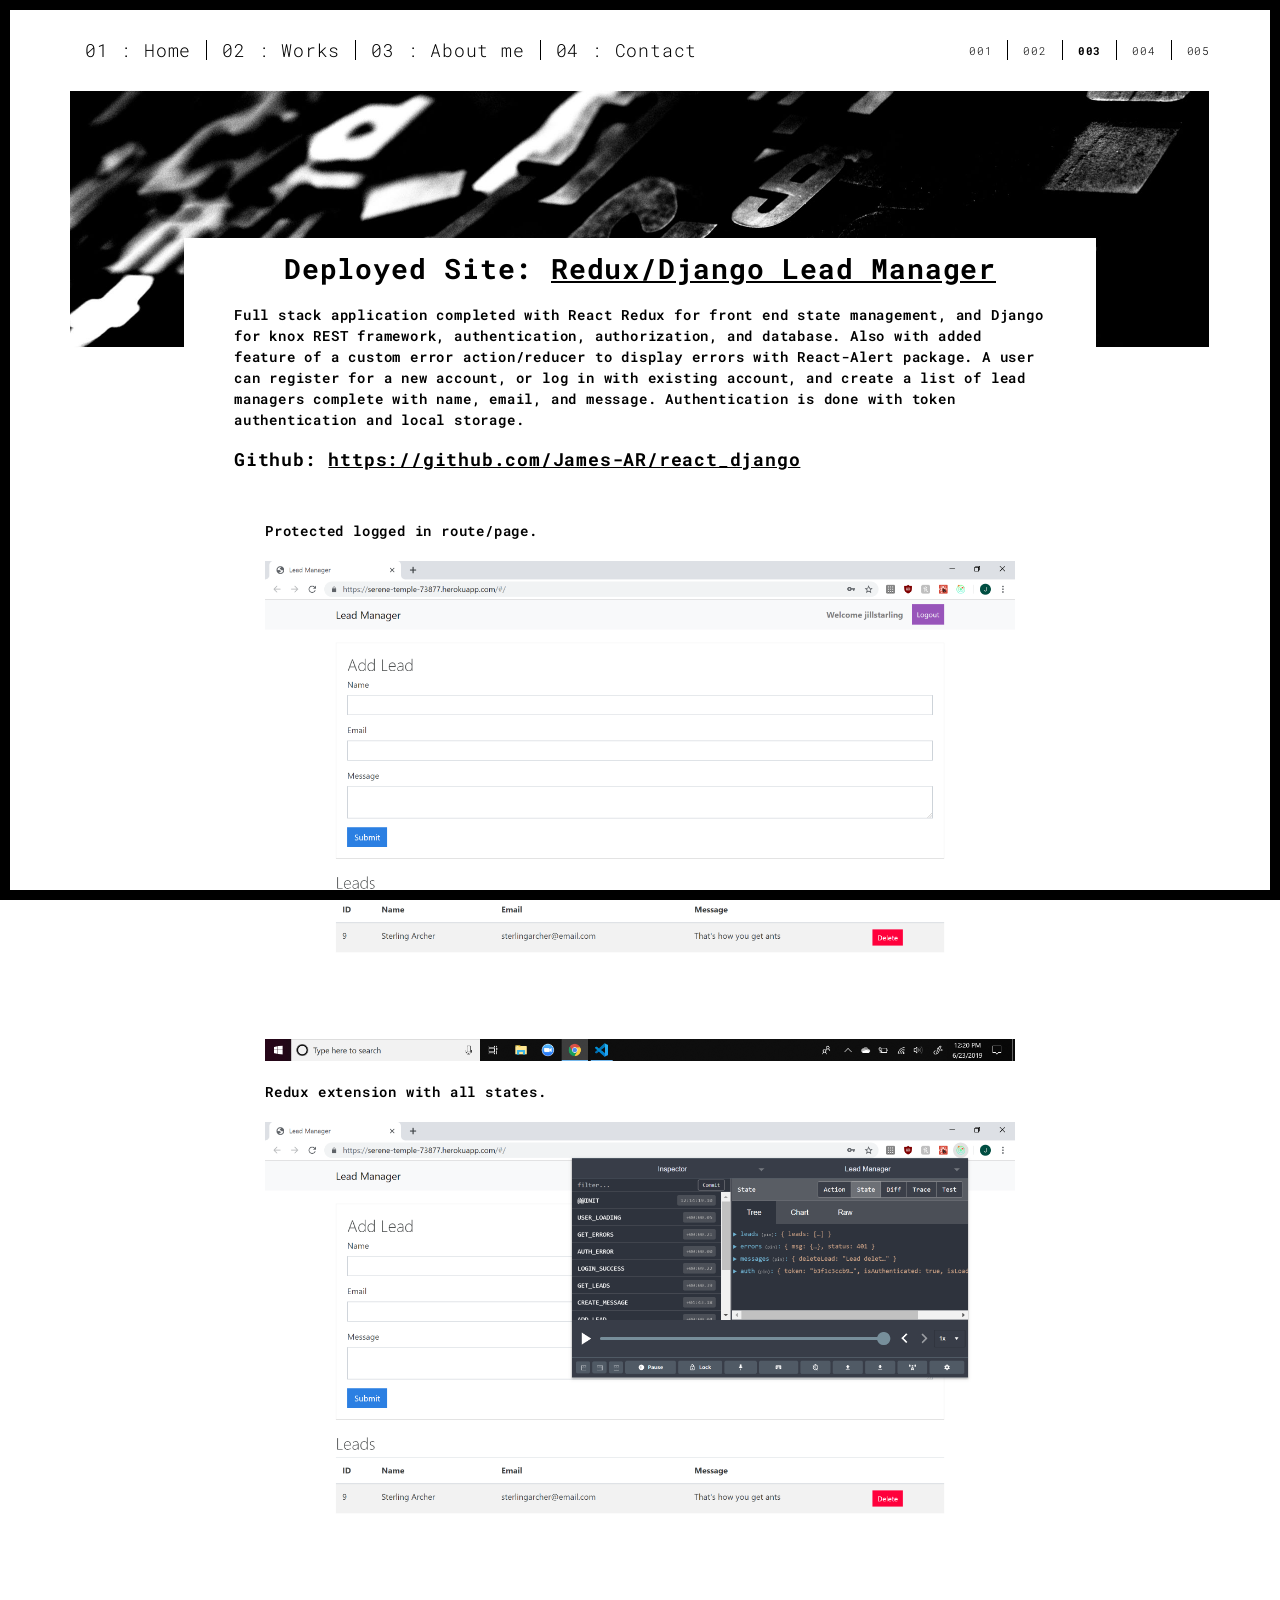
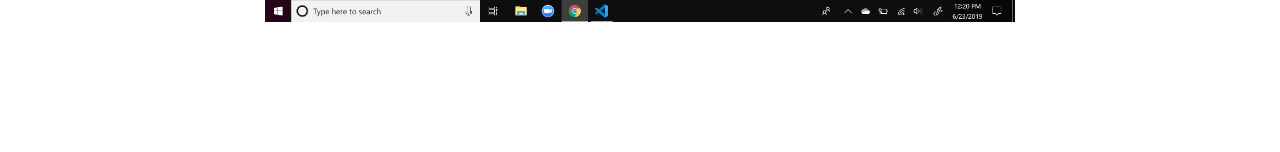
<file: univers/react_django.html>
<!DOCTYPE html>
<html lang="en">
  <head>
    <meta charset="UTF-8" />
    <meta content="IE=edge" http-equiv="X-UA-Compatible" />
    <meta content="width=device-width,initial-scale=1" name="viewport" />
    <meta content="description" name="description" />
    <meta name="google" content="notranslate" />
    <meta
      content="Mashup templates have been developped by Orson.io team"
      name="author"
    />

    <!-- Disable tap highlight on IE -->
    <meta name="msapplication-tap-highlight" content="no" />

    <link
      rel="apple-touch-icon"
      sizes="180x180"
      href="./assets/apple-icon-180x180.png"
    />
    <link href="./assets/favicon.ico" rel="icon" />

    <title>React-Django Lead</title>

    <link href="./main.3f6952e4.css" rel="stylesheet" />
  </head>

  <body class="">
    <div id="site-border-left"></div>
    <div id="site-border-right"></div>
    <div id="site-border-top"></div>
    <div id="site-border-bottom"></div>
    <!-- Add your content of header -->
    <header>
      <nav class="navbar  navbar-fixed-top navbar-default">
        <div class="container">
          <button
            type="button"
            class="navbar-toggle collapsed"
            data-toggle="collapse"
            data-target="#navbar-collapse"
            aria-expanded="false"
          >
            <span class="sr-only">Toggle navigation</span>
            <span class="icon-bar"></span>
            <span class="icon-bar"></span>
            <span class="icon-bar"></span>
          </button>

          <div class="collapse navbar-collapse" id="navbar-collapse">
            <ul class="nav navbar-nav ">
              <li>
                <a style="font-size: 18px;" href="./home.html" title=""
                  >01 : Home</a
                >
              </li>
              <li>
                <a style="font-size: 18px;" href="./works.html" title=""
                  >02 : Works</a
                >
              </li>
              <li>
                <a style="font-size: 18px;" href="./about.html" title=""
                  >03 : About me</a
                >
              </li>
              <li>
                <a style="font-size: 18px;" href="./contact.html" title=""
                  >04 : Contact</a
                >
              </li>
            </ul>

            <ul
              class="nav navbar-nav navbar-right navbar-small visible-md visible-lg"
            >
              <li><a href="./work.html" title="">001</a></li>
              <li>
                <a href="./citywatch.html" title="">002</a>
              </li>
              <li><a href="./react_django.html" title="" class="active">003</a></li>
              <li><a href="./e-commerce.html" title="">004</a></li>
              <li><a href="./AWS.html" title="">005</a></li>
            </ul>
          </div>
        </div>
      </nav>
    </header>
    <div class="section-container">
      <div class="container">
        <div class="row">
          <div class="col-xs-12">
            <img
              src="./assets/images/work001-01.jpg"
              class="img-responsive"
              alt=""
            />
            <div class="card-container">
              <div class="text-center">
                <p
                  style="font-size: 28px; font-weight: 800; margin: 0 0 25px 0"
                >
                  Deployed Site:
                  <a
                    href="https://serene-temple-73877.herokuapp.com/"
                    target="_blank"
                    style="font-size: 28px; font-weight: 800; text-decoration: underline; color: black"
                    >Redux/Django Lead Manager
                  </a>
                </p>
              </div>
              <p
                style="margin: 10px 0 20px 0; font-size: 14px; font-weight: 600"
              >
                Full stack application completed with React Redux for front end
                state management, and Django for knox REST framework,
                authentication, authorization, and database. Also with added
                feature of a custom error action/reducer to display errors with
                React-Alert package. A user can register for a new account, or
                log in with existing account, and create a list of lead managers
                complete with name, email, and message. Authentication is done
                with token authentication and local storage.
              </p>

              <h3>
                Github:
                <a
                  href="https://github.com/James-AR/react_django"
                  target="_blank"
                  style="color: black; text-decoration: underline"
                  >https://github.com/James-AR/react_django</a
                >
              </h3>
            </div>
          </div>

          <div class="col-md-8 col-md-offset-2 section-container-spacer">
            <div class="row">
              <div class="col-xs-12 col-md-12">
                <p
                  style="margin: 0 0 20px 0; font-size: 14px; font-weight: 600"
                >
                  Protected logged in route/page.
                </p>
                <img
                  src="./assets/images/react_django.png"
                  class="img-responsive"
                  alt=""
                />
              </div>
              <div class="col-xs-12 col-md-12">
                <p
                  style="margin: 20px 0 20px 0; font-size: 14px; font-weight: 600"
                >
                  Redux extension with all states.
                </p>
                <img
                  src="./assets/images/redux_states.png"
                  class="img-responsive"
                  alt=""
                />
              </div>
            </div>
          </div>
        </div>
      </div>
    </div>

    <footer class="footer-container text-center">
      <div class="container">
        <div class="row"></div>
      </div>
    </footer>

    <script>
      document.addEventListener("DOMContentLoaded", function(event) {
        navActivePage();
      });
    </script>

    <!-- Google Analytics: change UA-XXXXX-X to be your site's ID 

<script>
  (function (i, s, o, g, r, a, m) {
    i['GoogleAnalyticsObject'] = r; i[r] = i[r] || function () {
      (i[r].q = i[r].q || []).push(arguments)
    }, i[r].l = 1 * new Date(); a = s.createElement(o),
      m = s.getElementsByTagName(o)[0]; a.async = 1; a.src = g; m.parentNode.insertBefore(a, m)
  })(window, document, 'script', '//www.google-analytics.com/analytics.js', 'ga');
  ga('create', 'UA-XXXXX-X', 'auto');
  ga('send', 'pageview');
</script>

-->
    <script type="text/javascript" src="./main.70a66962.js"></script>
  </body>
</html>
</file>
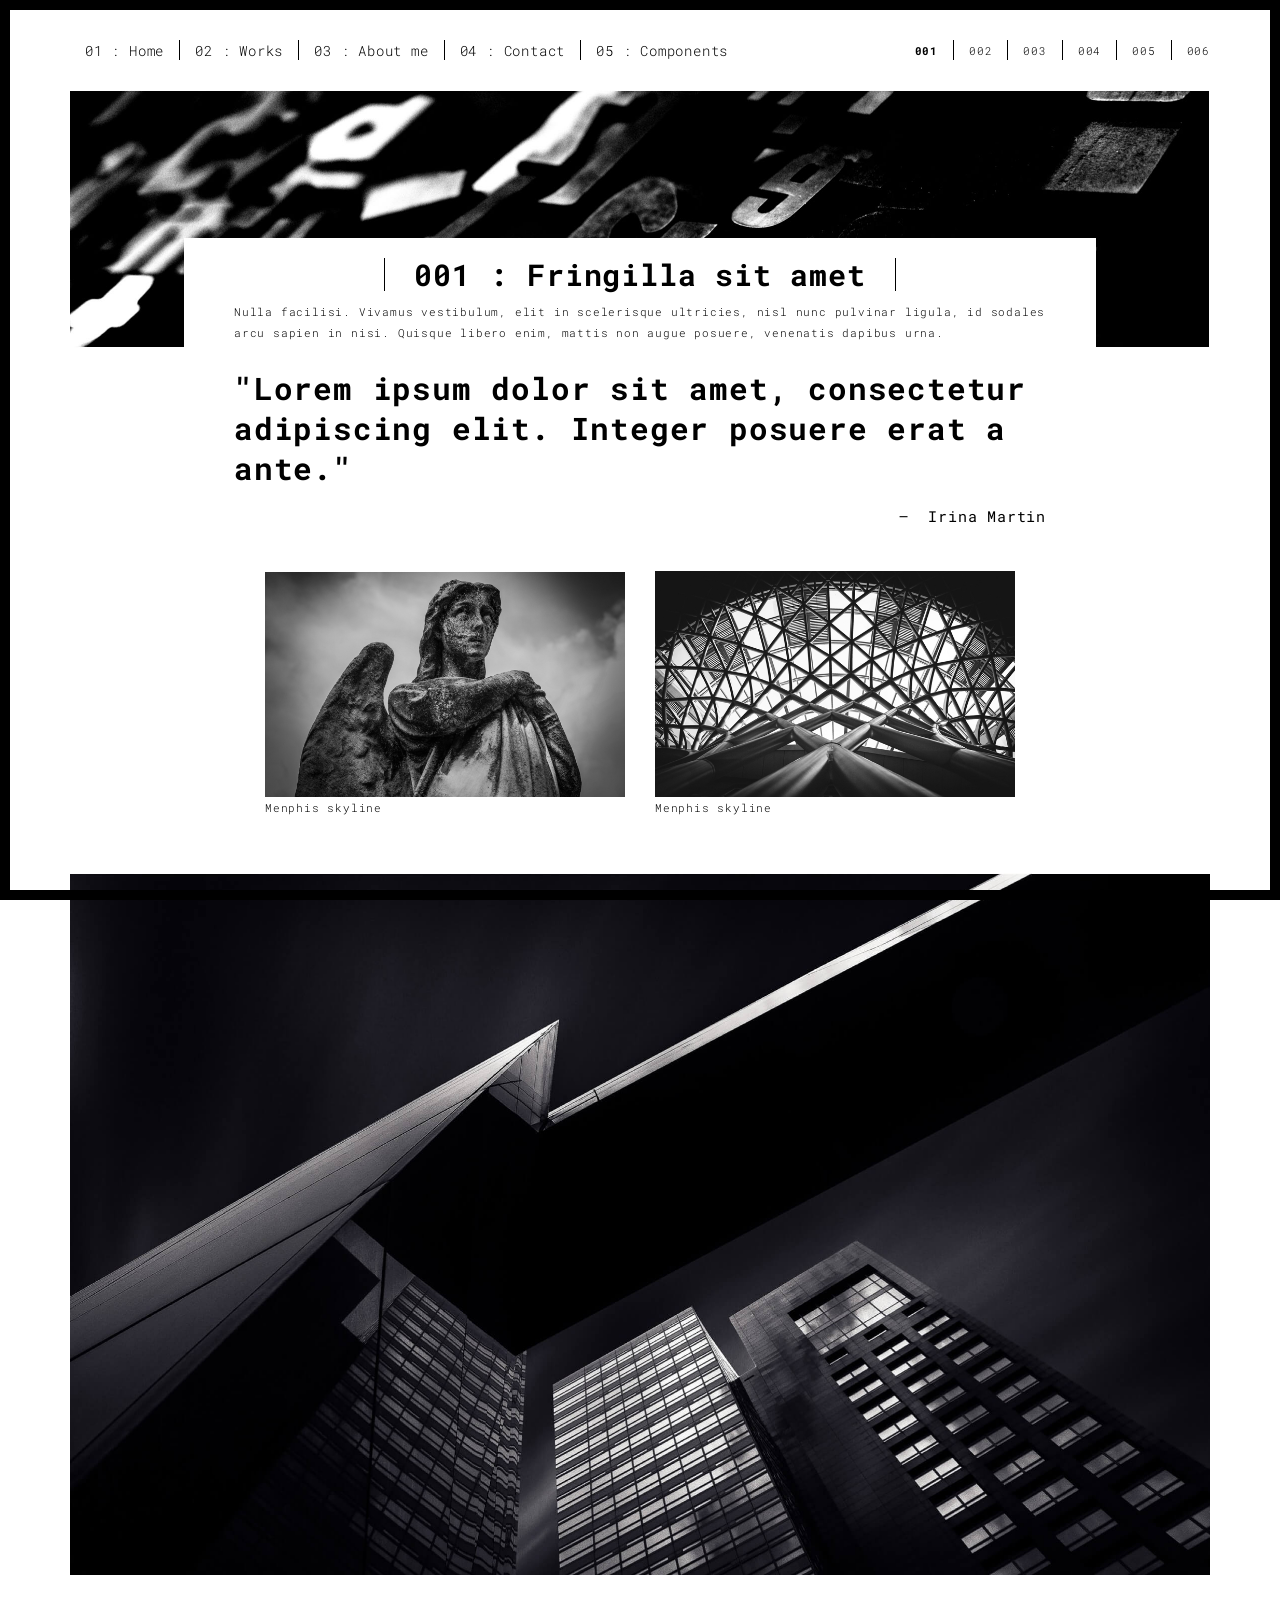
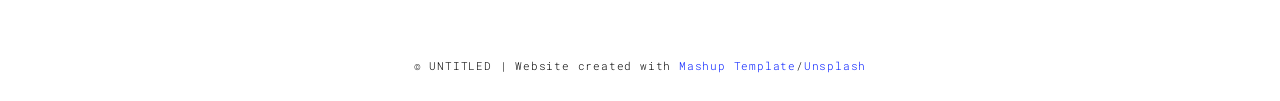
<file: univers/work-copy.html>
<!DOCTYPE html>
<html lang="en">

<head>
  <meta charset="UTF-8">
  <meta content="IE=edge" http-equiv="X-UA-Compatible">
  <meta content="width=device-width,initial-scale=1" name="viewport">
  <meta content="description" name="description">
  <meta name="google" content="notranslate" />
  <meta content="Mashup templates have been developped by Orson.io team" name="author">

  <!-- Disable tap highlight on IE -->
  <meta name="msapplication-tap-highlight" content="no">
  
  <link rel="apple-touch-icon" sizes="180x180" href="./assets/apple-icon-180x180.png">
  <link href="./assets/favicon.ico" rel="icon">

  <title>Title page</title>  

<link href="./main.3f6952e4.css" rel="stylesheet"></head>

<body class="">
<div id="site-border-left"></div>
<div id="site-border-right"></div>
<div id="site-border-top"></div>
<div id="site-border-bottom"></div>
<!-- Add your content of header -->
<header>
  <nav class="navbar  navbar-fixed-top navbar-default">
    <div class="container">
        <button type="button" class="navbar-toggle collapsed" data-toggle="collapse" data-target="#navbar-collapse" aria-expanded="false">
          <span class="sr-only">Toggle navigation</span>
          <span class="icon-bar"></span>
          <span class="icon-bar"></span>
          <span class="icon-bar"></span>
        </button>

      <div class="collapse navbar-collapse" id="navbar-collapse">
        <ul class="nav navbar-nav ">
          <li><a href="./index.html" title="">01 : Home</a></li>
          <li><a href="./works.html" title="">02 : Works</a></li>
          <li><a href="./about.html" title="">03 : About me</a></li>
          <li><a href="./contact.html" title="">04 : Contact</a></li>
          <li><a href="./components.html" title="">05 : Components</a></li>
        </ul>


          <ul class="nav navbar-nav navbar-right navbar-small visible-md visible-lg">
            <li><a href="./index.html" title="" class="active">001</a></li>
            <li><a href="./index.html" title="">002</a></li>
            <li><a href="./index.html" title="">003</a></li>
            <li><a href="./index.html" title="">004</a></li>
            <li><a href="./index.html" title="">005</a></li>
            <li><a href="./index.html" title="">006</a></li>
          </ul>


      </div> 
    </div>
  </nav>
</header>
<div class="section-container">
  <div class="container">
    <div class="row">
      <div class="col-xs-12">
        <img src="./assets/images/work001-01.jpg" class="img-responsive" alt="">
        <div class="card-container">
          <div class="text-center">
            <h1 class="h2">001 : Fringilla sit amet</h1>
          </div>
          <p>Nulla facilisi. Vivamus vestibulum, elit in scelerisque ultricies, nisl nunc pulvinar ligula, id sodales arcu sapien in nisi. Quisque libero enim, mattis non augue posuere, venenatis dapibus urna.</p>

          <blockquote>
            <p>"Lorem ipsum dolor sit amet, consectetur adipiscing elit. Integer posuere erat a ante."</p>
            <small class="pull-right">Irina Martin</small>
          </blockquote>
        </div>
      </div>

      
      
      <div class="col-md-8 col-md-offset-2 section-container-spacer">
        <div class="row">
          <div class="col-xs-12 col-md-6">
            <img src="./assets/images/work001-02.jpg" class="img-responsive" alt="">
            <p>Menphis skyline</p>
          </div>
          <div class="col-xs-12 col-md-6">
            <img src="./assets/images/work001-03.jpg" class="img-responsive" alt="">
            <p>Menphis skyline</p>
          </div>
        </div>
      </div>

      <div class="col-xs-12">
        <img src="./assets/images/work001-04.jpg" class="img-responsive" alt="">
      </div>

    </div>
  </div>
</div>


<footer class="footer-container text-center">
  <div class="container">
    <div class="row">
      <div class="col-xs-12">
        <p>© UNTITLED | Website created with <a href="http://www.mashup-template.com/" title="Create website with free html template">Mashup Template</a>/<a href="https://www.unsplash.com/" title="Beautiful Free Images">Unsplash</a></p>
      </div>
    </div>
  </div>
</footer>

<script>
  document.addEventListener("DOMContentLoaded", function (event) {
     navActivePage();
  });
</script>

<!-- Google Analytics: change UA-XXXXX-X to be your site's ID 

<script>
  (function (i, s, o, g, r, a, m) {
    i['GoogleAnalyticsObject'] = r; i[r] = i[r] || function () {
      (i[r].q = i[r].q || []).push(arguments)
    }, i[r].l = 1 * new Date(); a = s.createElement(o),
      m = s.getElementsByTagName(o)[0]; a.async = 1; a.src = g; m.parentNode.insertBefore(a, m)
  })(window, document, 'script', '//www.google-analytics.com/analytics.js', 'ga');
  ga('create', 'UA-XXXXX-X', 'auto');
  ga('send', 'pageview');
</script>

--> <script type="text/javascript" src="./main.70a66962.js"></script></body>

</html>
</file>
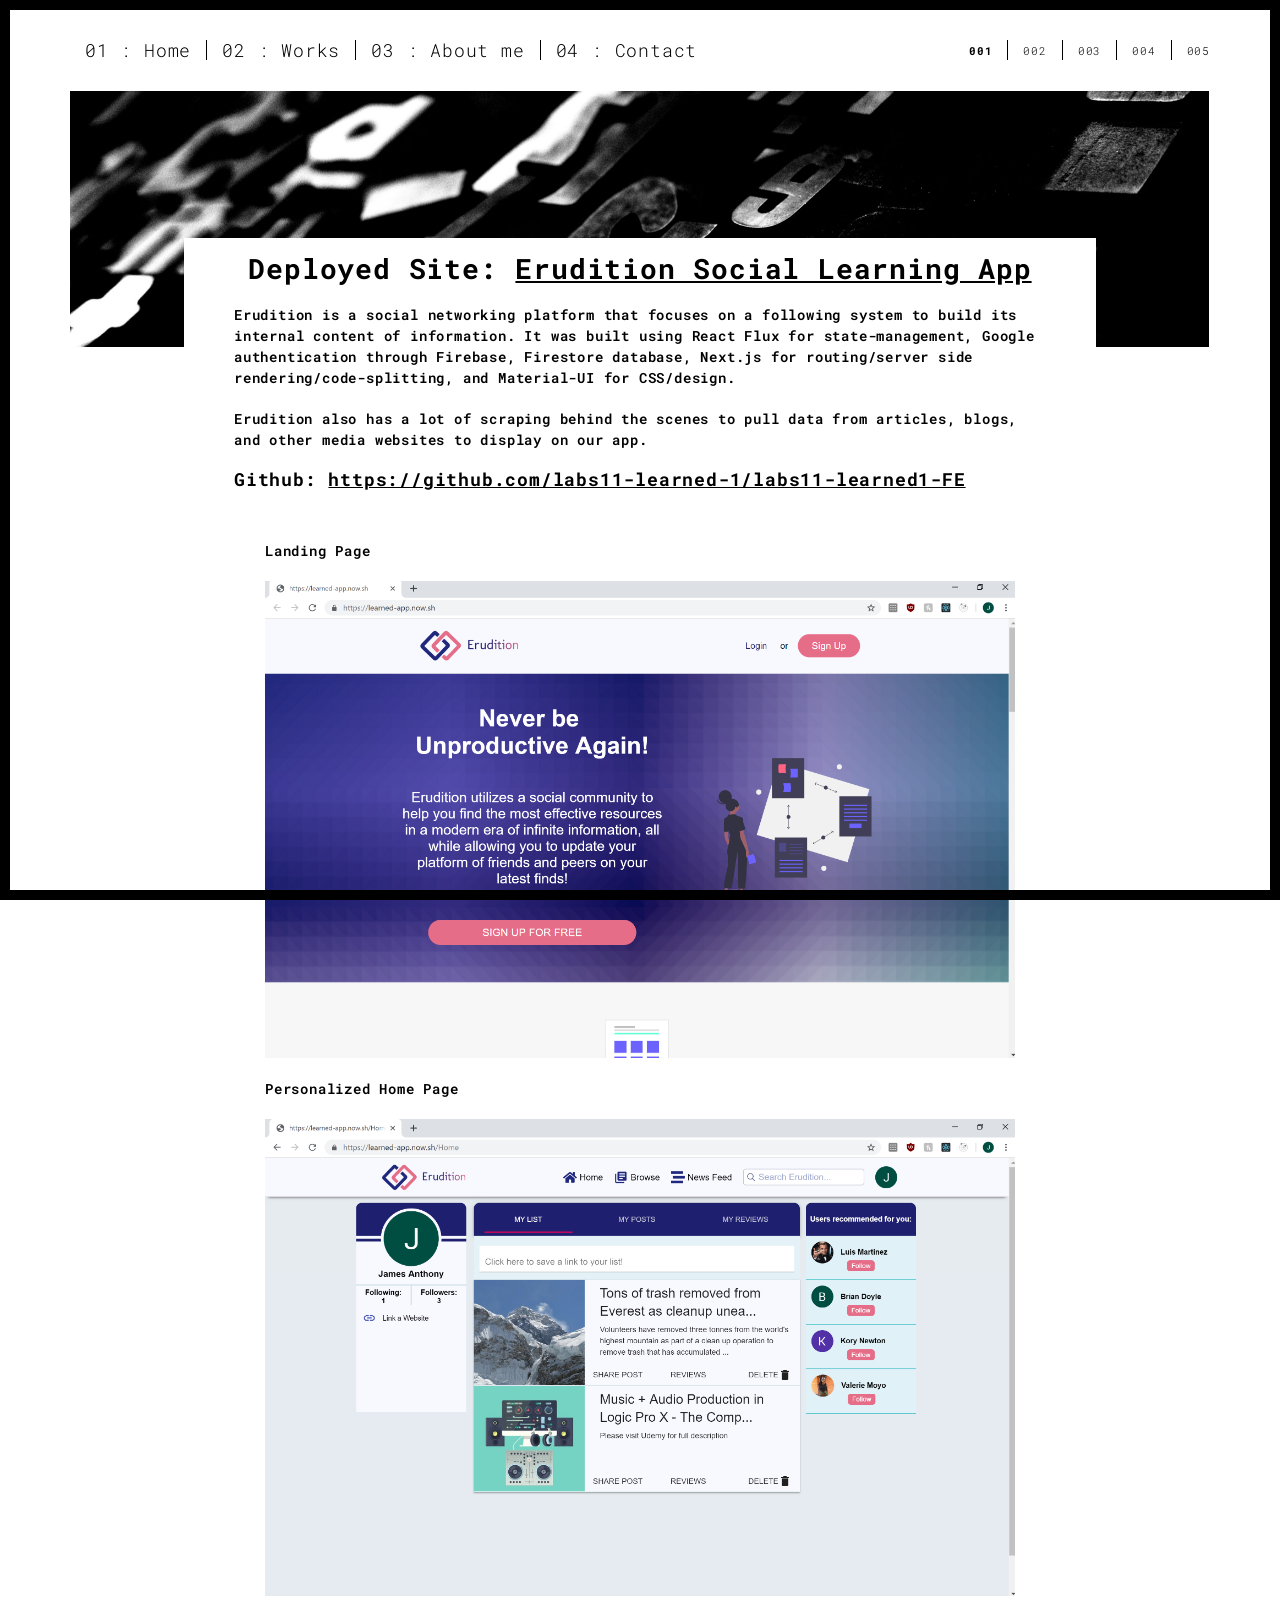
<file: univers/work.html>
<!DOCTYPE html>
<html lang="en">
  <head>
    <meta charset="UTF-8" />
    <meta content="IE=edge" http-equiv="X-UA-Compatible" />
    <meta content="width=device-width,initial-scale=1" name="viewport" />
    <meta content="description" name="description" />
    <meta name="google" content="notranslate" />
    <meta
      content="Mashup templates have been developped by Orson.io team"
      name="author"
    />

    <!-- Disable tap highlight on IE -->
    <meta name="msapplication-tap-highlight" content="no" />

    <link
      rel="apple-touch-icon"
      sizes="180x180"
      href="./assets/apple-icon-180x180.png"
    />
    <link href="./assets/favicon.ico" rel="icon" />

    <title>Title page</title>

    <link href="./main.3f6952e4.css" rel="stylesheet" />
  </head>

  <body class="">
    <div id="site-border-left"></div>
    <div id="site-border-right"></div>
    <div id="site-border-top"></div>
    <div id="site-border-bottom"></div>
    <!-- Add your content of header -->
    <header>
      <nav class="navbar  navbar-fixed-top navbar-default">
        <div class="container">
          <button
            type="button"
            class="navbar-toggle collapsed"
            data-toggle="collapse"
            data-target="#navbar-collapse"
            aria-expanded="false"
          >
            <span class="sr-only">Toggle navigation</span>
            <span class="icon-bar"></span>
            <span class="icon-bar"></span>
            <span class="icon-bar"></span>
          </button>

          <div class="collapse navbar-collapse" id="navbar-collapse">
            <ul class="nav navbar-nav ">
              <li>
                <a style="font-size: 18px;" href="./home.html" title=""
                  >01 : Home</a
                >
              </li>
              <li>
                <a style="font-size: 18px;" href="./works.html" title=""
                  >02 : Works</a
                >
              </li>
              <li>
                <a style="font-size: 18px;" href="./about.html" title=""
                  >03 : About me</a
                >
              </li>
              <li>
                <a style="font-size: 18px;" href="./contact.html" title=""
                  >04 : Contact</a
                >
              </li>
            </ul>

            <ul
              class="nav navbar-nav navbar-right navbar-small visible-md visible-lg"
            >
              <li><a href="./work.html" title="" class="active">001</a></li>
              <li><a href="./citywatch.html" title="">002</a></li>
              <li><a href="./react_django.html" title="">003</a></li>
              <li><a href="./e-commerce.html" title="">004</a></li>
              <li><a href="./AWS.html" title="">005</a></li>
              <!--<li><a href="./home.html" title="">004</a></li>
            <li><a href="./home.html" title="">005</a></li>
            <li><a href="./home.html" title="">006</a></li> -->
            </ul>
          </div>
        </div>
      </nav>
    </header>
    <div class="section-container">
      <div class="container">
        <div class="row">
          <div class="col-xs-12">
            <img
              src="./assets/images/work001-01.jpg"
              class="img-responsive"
              alt=""
            />
            <div class="card-container">
              <div class="text-center">
                <p
                  style="font-size: 28px; font-weight: 800; margin: 0 0 25px 0"
                >
                  Deployed Site:
                  <a
                    href="https://learned-app.now.sh/"
                    target="_blank"
                    style="font-size: 28px; font-weight: 800; 
                    text-decoration: underline; color: black"
                    >Erudition Social Learning App</a
                  >
                </p>
              </div>
              <p
                style="margin: 10px 0 20px 0; font-size: 14px; font-weight: 600"
              >
                Erudition is a social networking platform that focuses on a
                following system to build its internal content of information.
                It was built using React Flux for state-management, Google
                authentication through Firebase, Firestore database, Next.js for
                routing/server side rendering/code-splitting, and Material-UI
                for CSS/design.
              </p>
              <p
                style="margin: 10px 0 20px 0; font-size: 14px; font-weight: 600"
              >
                Erudition also has a lot of scraping behind the scenes to pull
                data from articles, blogs, and other media websites to display
                on our app.
              </p>

              <h3>
                Github:
                <a
                  href="https://github.com/labs11-learned-1/labs11-learned1-FE"
                  style="color: black; text-decoration: underline"
                  target="_blank"
                >
                  https://github.com/labs11-learned-1/labs11-learned1-FE</a
                >
              </h3>

              <!-- <blockquote>
            <p style='margin-top: 35px'>"Tell me and I forget. Teach me and I remember. Involve me and I learn."</p>
            <small class="pull-right">Benjamin Franklin</small>
          </blockquote> -->
            </div>
          </div>

          <div class="col-md-8 col-md-offset-2 section-container-spacer">
            <div class="row">
              <div class="col-xs-12 col-md-12">
                <p
                  style="margin: 0 0 20px 0; font-size: 14px; font-weight: 600"
                >
                  Landing Page
                </p>
                <img
                  src="./assets/images/Erudition.png"
                  class="img-responsive"
                  alt=""
                />
              </div>
              <div class="col-xs-12 col-md-12">
                <p
                  style="margin: 20px 0 20px 0; font-size: 14px; font-weight: 600"
                >
                  Personalized Home Page
                </p>
                <img
                  src="./assets/images/Erudition_Home.png"
                  class="img-responsive"
                  alt=""
                />
              </div>
            </div>
          </div>

          <!-- <div class="col-xs-12">
        <img src="./assets/images/work001-04.jpg" class="img-responsive" alt="">
      </div> -->
        </div>
      </div>
    </div>

    <footer class="footer-container text-center">
      <div class="container">
        <div class="row">
          <!-- <div class="col-xs-12">
        <p>© UNTITLED | Website created with <a href="http://www.mashup-template.com/" title="Create website with free html template">Mashup Template</a>/<a href="https://www.unsplash.com/" title="Beautiful Free Images">Unsplash</a></p>
      </div> -->
        </div>
      </div>
    </footer>

    <script>
      document.addEventListener("DOMContentLoaded", function(event) {
        navActivePage();
      });
    </script>

    <!-- Google Analytics: change UA-XXXXX-X to be your site's ID 

<script>
  (function (i, s, o, g, r, a, m) {
    i['GoogleAnalyticsObject'] = r; i[r] = i[r] || function () {
      (i[r].q = i[r].q || []).push(arguments)
    }, i[r].l = 1 * new Date(); a = s.createElement(o),
      m = s.getElementsByTagName(o)[0]; a.async = 1; a.src = g; m.parentNode.insertBefore(a, m)
  })(window, document, 'script', '//www.google-analytics.com/analytics.js', 'ga');
  ga('create', 'UA-XXXXX-X', 'auto');
  ga('send', 'pageview');
</script>

-->
    <script type="text/javascript" src="./main.70a66962.js"></script>
  </body>
</html>
</file>
<file: univers/main.3f6952e4.css>
@import url(https://fonts.googleapis.com/css?family=Roboto:900|Roboto+Mono:300,400,700);
@import url(https://maxcdn.bootstrapcdn.com/font-awesome/4.7.0/css/font-awesome.min.css); /*!
 * Bootstrap v3.3.7 (http://getbootstrap.com)
 * Copyright 2011-2016 Twitter, Inc.
 * Licensed under MIT (https://github.com/twbs/bootstrap/blob/master/LICENSE)
 */
/*! normalize.css v3.0.3 | MIT License | github.com/necolas/normalize.css */
html {
	font-family: sans-serif;
	-ms-text-size-adjust: 100%;
	-webkit-text-size-adjust: 100%;
}
body {
	margin: 0;
}
article,
aside,
details,
figcaption,
figure,
footer,
header,
hgroup,
main,
menu,
nav,
section,
summary {
	display: block;
}
audio,
canvas,
progress,
video {
	display: inline-block;
	vertical-align: baseline;
}
audio:not([controls]) {
	display: none;
	height: 0;
}
[hidden],
template {
	display: none;
}
a {
	background-color: transparent;
}
a:active,
a:hover {
	outline: 0;
}
abbr[title] {
	border-bottom: 1px dotted;
}
b,
strong {
	font-weight: 700;
}
dfn {
	font-style: italic;
}
h1 {
	font-size: 2em;
	margin: .67em 0;
}
mark {
	background: #ff0;
	color: #000;
}
small {
	font-size: 80%;
}
sub,
sup {
	font-size: 75%;
	line-height: 0;
	position: relative;
	vertical-align: baseline;
}
sup {
	top: -.5em;
}
sub {
	bottom: -.25em;
}
img {
	border: 0;
}
svg:not(:root) {
	overflow: hidden;
}
figure {
	margin: 1em 40px;
}
hr {
	box-sizing: content-box;
	height: 0;
}
pre {
	overflow: auto;
}
code,
kbd,
pre,
samp {
	font-family: monospace, monospace;
	font-size: 1em;
}
button,
input,
optgroup,
select,
textarea {
	color: inherit;
	font: inherit;
	margin: 0;
}
button {
	overflow: visible;
}
button,
select {
	text-transform: none;
}
button,
html input[type=button],
input[type=reset],
input[type=submit] {
	-webkit-appearance: button;
	cursor: pointer;
}
button[disabled],
html input[disabled] {
	cursor: default;
}
button::-moz-focus-inner,
input::-moz-focus-inner {
	border: 0;
	padding: 0;
}
input {
	line-height: normal;
}
input[type=checkbox],
input[type=radio] {
	box-sizing: border-box;
	padding: 0;
}
input[type=number]::-webkit-inner-spin-button,
input[type=number]::-webkit-outer-spin-button {
	height: auto;
}
input[type=search] {
	-webkit-appearance: textfield;
	box-sizing: content-box;
}
input[type=search]::-webkit-search-cancel-button,
input[type=search]::-webkit-search-decoration {
	-webkit-appearance: none;
}
fieldset {
	border: 1px solid silver;
	margin: 0 2px;
	padding: .35em .625em .75em;
}
textarea {
	overflow: auto;
}
optgroup {
	font-weight: 700;
}
table {
	border-collapse: collapse;
	border-spacing: 0;
}
td,
th {
	padding: 0;
}

/*! Source: https://github.com/h5bp/html5-boilerplate/blob/master/src/css/main.css */
@media print {
	*,
	:after,
	:before {
		background: transparent !important;
		color: #000 !important;
		box-shadow: none !important;
		text-shadow: none !important;
	}
	a,
	a:visited {
		text-decoration: underline;
	}
	a[href]:after {
		content: " (" attr(href) ")";
	}
	abbr[title]:after {
		content: " (" attr(title) ")";
	}
	a[href^="#"]:after,
	a[href^="javascript:"]:after {
		content: "";
	}
	blockquote,
	pre {
		border: 1px solid #999;
		page-break-inside: avoid;
	}
	thead {
		display: table-header-group;
	}
	img,
	tr {
		page-break-inside: avoid;
	}
	img {
		max-width: 100% !important;
	}
	h2,
	h3,
	p {
		orphans: 3;
		widows: 3;
	}
	h2,
	h3 {
		page-break-after: avoid;
	}
	.navbar {
		display: none;
	}
	.btn > .caret,
	.dropup > .btn > .caret {
		border-top-color: #000 !important;
	}
	.label {
		border: 1px solid #000;
	}
	.table {
		border-collapse: collapse !important;
	}
	.table td,
	.table th {
		background-color: #fff !important;
	}
	.table-bordered td,
	.table-bordered th {
		border: 1px solid #ddd !important;
	}
}
*,
:after,
:before {
	-webkit-box-sizing: border-box;
	-moz-box-sizing: border-box;
	box-sizing: border-box;
}
html {
	font-size: 10px;
	-webkit-tap-highlight-color: transparent;
}
body {
	font-family: Roboto Mono, Helvetica, Arial, sans-serif;
	font-size: 11px;
	line-height: 1.78;
	color: #000;
	background-color: #fff;
}
button,
input,
select,
textarea {
	font-family: inherit;
	font-size: inherit;
	line-height: inherit;
}
a {
	color: #001aff;
	text-decoration: none;
}
a:focus,
a:hover {
	color: #0012b3;
	text-decoration: underline;
}
a:focus {
	outline: 5px auto -webkit-focus-ring-color;
	outline-offset: -2px;
}
figure {
	margin: 0;
}
img {
	vertical-align: middle;
}
.img-responsive {
	display: block;
	max-width: 100%;
	height: auto;
}
.img-rounded {
	border-radius: 0;
}
.img-thumbnail {
	padding: 4px;
	line-height: 1.78;
	background-color: #fff;
	border: 1px solid #ddd;
	border-radius: 0;
	-webkit-transition: all .2s ease-in-out;
	-o-transition: all .2s ease-in-out;
	transition: all .2s ease-in-out;
	display: inline-block;
	max-width: 100%;
	height: auto;
}
.img-circle {
	border-radius: 50%;
}
hr {
	margin-top: 19px;
	margin-bottom: 19px;
	border: 0;
	border-top: 1px solid #eee;
}
.sr-only {
	position: absolute;
	width: 1px;
	height: 1px;
	margin: -1px;
	padding: 0;
	overflow: hidden;
	clip: rect(0, 0, 0, 0);
	border: 0;
}
.sr-only-focusable:active,
.sr-only-focusable:focus {
	position: static;
	width: auto;
	height: auto;
	margin: 0;
	overflow: visible;
	clip: auto;
}
[role=button] {
	cursor: pointer;
}
.h1,
.h2,
.h3,
.h4,
.h5,
.h6,
h1,
h2,
h3,
h4,
h5,
h6 {
	font-family: Roboto Mono, Helvetica, Arial, sans-serif;
	font-weight: 700;
	line-height: 1.1;
	color: #000;
}
.h1 .small,
.h1 small,
.h2 .small,
.h2 small,
.h3 .small,
.h3 small,
.h4 .small,
.h4 small,
.h5 .small,
.h5 small,
.h6 .small,
.h6 small,
h1 .small,
h1 small,
h2 .small,
h2 small,
h3 .small,
h3 small,
h4 .small,
h4 small,
h5 .small,
h5 small,
h6 .small,
h6 small {
	font-weight: 400;
	line-height: 1;
	color: #777;
}
.h1,
.h2,
.h3,
h1,
h2,
h3 {
	margin-top: 19px;
	margin-bottom: 9.5px;
}
.h1 .small,
.h1 small,
.h2 .small,
.h2 small,
.h3 .small,
.h3 small,
h1 .small,
h1 small,
h2 .small,
h2 small,
h3 .small,
h3 small {
	font-size: 65%;
}
.h4,
.h5,
.h6,
h4,
h5,
h6 {
	margin-top: 9.5px;
	margin-bottom: 9.5px;
}
.h4 .small,
.h4 small,
.h5 .small,
.h5 small,
.h6 .small,
.h6 small,
h4 .small,
h4 small,
h5 .small,
h5 small,
h6 .small,
h6 small {
	font-size: 75%;
}
.h1,
h1 {
	font-size: 70px;
}
.h2,
h2 {
	font-size: 30px;
}
.h3,
h3 {
	font-size: 18px;
}
.h4,
.h5,
h4,
h5 {
	font-size: 11px;
}
.h6,
h6 {
	font-size: 10px;
}
p {
	margin: 0 0 9.5px;
}
.lead {
	margin-bottom: 19px;
	font-size: 12px;
	font-weight: 300;
	line-height: 1.4;
}
@media (min-width: 768px) {
	.lead {
		font-size: 16.5px;
	}
}
.small,
small {
	font-size: 90%;
}
.mark,
mark {
	background-color: #fcf8e3;
	padding: .2em;
}
.text-left {
	text-align: left;
}
.text-right {
	text-align: right;
}
.text-center {
	text-align: center;
}
.text-justify {
	text-align: justify;
}
.text-nowrap {
	white-space: nowrap;
}
.text-lowercase {
	text-transform: lowercase;
}
.initialism,
.text-uppercase {
	text-transform: uppercase;
}
.text-capitalize {
	text-transform: capitalize;
}
.text-muted {
	color: #777;
}
.text-primary {
	color: #001aff;
}
a.text-primary:focus,
a.text-primary:hover {
	color: #0015cc;
}
.text-success {
	color: #fff;
}
a.text-success:focus,
a.text-success:hover {
	color: #e6e6e6;
}
.text-info {
	color: #31708f;
}
a.text-info:focus,
a.text-info:hover {
	color: #245269;
}
.text-warning {
	color: #8a6d3b;
}
a.text-warning:focus,
a.text-warning:hover {
	color: #66512c;
}
.text-danger {
	color: #fff;
}
a.text-danger:focus,
a.text-danger:hover {
	color: #e6e6e6;
}
.bg-primary {
	color: #fff;
	background-color: #001aff;
}
a.bg-primary:focus,
a.bg-primary:hover {
	background-color: #0015cc;
}
.bg-success,
a.bg-success:focus,
a.bg-success:hover {
	background-color: #000;
}
.bg-info {
	background-color: #d9edf7;
}
a.bg-info:focus,
a.bg-info:hover {
	background-color: #afd9ee;
}
.bg-warning {
	background-color: #fcf8e3;
}
a.bg-warning:focus,
a.bg-warning:hover {
	background-color: #f7ecb5;
}
.bg-danger {
	background-color: red;
}
a.bg-danger:focus,
a.bg-danger:hover {
	background-color: #c00;
}
.page-header {
	padding-bottom: 8.5px;
	margin: 38px 0 19px;
	border-bottom: 1px solid #eee;
}
ol,
ul {
	margin-top: 0;
	margin-bottom: 9.5px;
}
ol ol,
ol ul,
ul ol,
ul ul {
	margin-bottom: 0;
}
.list-inline,
.list-unstyled {
	padding-left: 0;
    list-style: none;
}
.list-inline {
	margin-left: -5px;
}
.list-inline > li {
	display: inline-block;
	padding-left: 5px;
	padding-right: 5px;
}
dl {
	margin-top: 0;
	margin-bottom: 19px;
}
dd,
dt {
	line-height: 1.78;
}
dt {
	font-weight: 700;
}
dd {
	margin-left: 0;
}
.dl-horizontal dd:after,
.dl-horizontal dd:before {
	content: " ";
	display: table;
}
.dl-horizontal dd:after {
	clear: both;
}
@media (min-width: 768px) {
	.dl-horizontal dt {
		float: left;
		width: 160px;
		clear: left;
		text-align: right;
		overflow: hidden;
		text-overflow: ellipsis;
		white-space: nowrap;
	}
	.dl-horizontal dd {
		margin-left: 180px;
	}
}
abbr[data-original-title],
abbr[title] {
	cursor: help;
	border-bottom: 1px dotted #777;
}
.initialism {
	font-size: 90%;
}
blockquote {
	padding: 9.5px 19px;
	margin: 0 0 19px;
	font-size: 13.75px;
	border-left: 5px solid #eee;
}
blockquote ol:last-child,
blockquote p:last-child,
blockquote ul:last-child {
	margin-bottom: 0;
}
blockquote .small,
blockquote footer,
blockquote small {
	display: block;
	font-size: 80%;
	line-height: 1.78;
	color: #777;
}
blockquote .small:before,
blockquote footer:before,
blockquote small:before {
	content: "\2014   \A0";
}
.blockquote-reverse,
blockquote.pull-right {
	padding-right: 15px;
	padding-left: 0;
	border-right: 5px solid #eee;
	border-left: 0;
	text-align: right;
}
.blockquote-reverse .small:before,
.blockquote-reverse footer:before,
.blockquote-reverse small:before,
blockquote.pull-right .small:before,
blockquote.pull-right footer:before,
blockquote.pull-right small:before {
	content: "";
}
.blockquote-reverse .small:after,
.blockquote-reverse footer:after,
.blockquote-reverse small:after,
blockquote.pull-right .small:after,
blockquote.pull-right footer:after,
blockquote.pull-right small:after {
	content: "\A0   \2014";
}
address {
	margin-bottom: 19px;
	font-style: normal;
	line-height: 1.78;
}
code,
kbd,
pre,
samp {
	font-family: Menlo, Monaco, Consolas, Courier New, monospace;
}
code {
	color: #c7254e;
	background-color: #f9f2f4;
}
code,
kbd {
	padding: 2px 4px;
	font-size: 90%;
	border-radius: 0;
}
kbd {
	color: #fff;
	background-color: #333;
	box-shadow: inset 0 -1px 0 rgba(0, 0, 0, .25);
}
kbd kbd {
	padding: 0;
	font-size: 100%;
	font-weight: 700;
	box-shadow: none;
}
pre {
	display: block;
	padding: 9px;
	margin: 0 0 9.5px;
	font-size: 10px;
	line-height: 1.78;
	word-break: break-all;
	word-wrap: break-word;
	color: #333;
	background-color: #f5f5f5;
	border: 1px solid #ccc;
	border-radius: 0;
}
pre code {
	padding: 0;
	font-size: inherit;
	color: inherit;
	white-space: pre-wrap;
	background-color: transparent;
	border-radius: 0;
}
.pre-scrollable {
	max-height: 340px;
	overflow-y: scroll;
}
.container {
	margin-right: auto;
	margin-left: auto;
	padding-left: 15px;
	padding-right: 15px;
}
.container:after,
.container:before {
	content: " ";
	display: table;
}
.container:after {
	clear: both;
}
@media (min-width: 768px) {
	.container {
		width: 750px;
	}
}
@media (min-width: 992px) {
	.container {
		width: 970px;
	}
}
@media (min-width: 1200px) {
	.container {
		width: 1170px;
	}
}
.container-fluid {
	margin-right: auto;
	margin-left: auto;
	padding-left: 15px;
	padding-right: 15px;
}
.container-fluid:after,
.container-fluid:before {
	content: " ";
	display: table;
}
.container-fluid:after {
	clear: both;
}
.row {
	margin-left: -15px;
	margin-right: -15px;
}
.row:after,
.row:before {
	content: " ";
	display: table;
}
.row:after {
	clear: both;
}
.col-lg-1,
.col-lg-2,
.col-lg-3,
.col-lg-4,
.col-lg-5,
.col-lg-6,
.col-lg-7,
.col-lg-8,
.col-lg-9,
.col-lg-10,
.col-lg-11,
.col-lg-12,
.col-md-1,
.col-md-2,
.col-md-3,
.col-md-4,
.col-md-5,
.col-md-6,
.col-md-7,
.col-md-8,
.col-md-9,
.col-md-10,
.col-md-11,
.col-md-12,
.col-sm-1,
.col-sm-2,
.col-sm-3,
.col-sm-4,
.col-sm-5,
.col-sm-6,
.col-sm-7,
.col-sm-8,
.col-sm-9,
.col-sm-10,
.col-sm-11,
.col-sm-12,
.col-xs-1,
.col-xs-2,
.col-xs-3,
.col-xs-4,
.col-xs-5,
.col-xs-6,
.col-xs-7,
.col-xs-8,
.col-xs-9,
.col-xs-10,
.col-xs-11,
.col-xs-12 {
	position: relative;
	min-height: 1px;
	padding-left: 15px;
	padding-right: 15px;
}
.col-xs-1,
.col-xs-2,
.col-xs-3,
.col-xs-4,
.col-xs-5,
.col-xs-6,
.col-xs-7,
.col-xs-8,
.col-xs-9,
.col-xs-10,
.col-xs-11,
.col-xs-12 {
	float: left;
}
.col-xs-1 {
	width: 8.33333%;
}
.col-xs-2 {
	width: 16.66667%;
}
.col-xs-3 {
	width: 25%;
}
.col-xs-4 {
	width: 33.33333%;
}
.col-xs-5 {
	width: 41.66667%;
}
.col-xs-6 {
	width: 50%;
}
.col-xs-7 {
	width: 58.33333%;
}
.col-xs-8 {
	width: 66.66667%;
}
.col-xs-9 {
	width: 75%;
}
.col-xs-10 {
	width: 83.33333%;
}
.col-xs-11 {
	width: 91.66667%;
}
.col-xs-12 {
	width: 100%;
}
.col-xs-pull-0 {
	right: auto;
}
.col-xs-pull-1 {
	right: 8.33333%;
}
.col-xs-pull-2 {
	right: 16.66667%;
}
.col-xs-pull-3 {
	right: 25%;
}
.col-xs-pull-4 {
	right: 33.33333%;
}
.col-xs-pull-5 {
	right: 41.66667%;
}
.col-xs-pull-6 {
	right: 50%;
}
.col-xs-pull-7 {
	right: 58.33333%;
}
.col-xs-pull-8 {
	right: 66.66667%;
}
.col-xs-pull-9 {
	right: 75%;
}
.col-xs-pull-10 {
	right: 83.33333%;
}
.col-xs-pull-11 {
	right: 91.66667%;
}
.col-xs-pull-12 {
	right: 100%;
}
.col-xs-push-0 {
	left: auto;
}
.col-xs-push-1 {
	left: 8.33333%;
}
.col-xs-push-2 {
	left: 16.66667%;
}
.col-xs-push-3 {
	left: 25%;
}
.col-xs-push-4 {
	left: 33.33333%;
}
.col-xs-push-5 {
	left: 41.66667%;
}
.col-xs-push-6 {
	left: 50%;
}
.col-xs-push-7 {
	left: 58.33333%;
}
.col-xs-push-8 {
	left: 66.66667%;
}
.col-xs-push-9 {
	left: 75%;
}
.col-xs-push-10 {
	left: 83.33333%;
}
.col-xs-push-11 {
	left: 91.66667%;
}
.col-xs-push-12 {
	left: 100%;
}
.col-xs-offset-0 {
	margin-left: 0;
}
.col-xs-offset-1 {
	margin-left: 8.33333%;
}
.col-xs-offset-2 {
	margin-left: 16.66667%;
}
.col-xs-offset-3 {
	margin-left: 25%;
}
.col-xs-offset-4 {
	margin-left: 33.33333%;
}
.col-xs-offset-5 {
	margin-left: 41.66667%;
}
.col-xs-offset-6 {
	margin-left: 50%;
}
.col-xs-offset-7 {
	margin-left: 58.33333%;
}
.col-xs-offset-8 {
	margin-left: 66.66667%;
}
.col-xs-offset-9 {
	margin-left: 75%;
}
.col-xs-offset-10 {
	margin-left: 83.33333%;
}
.col-xs-offset-11 {
	margin-left: 91.66667%;
}
.col-xs-offset-12 {
	margin-left: 100%;
}
@media (min-width: 768px) {
	.col-sm-1,
	.col-sm-2,
	.col-sm-3,
	.col-sm-4,
	.col-sm-5,
	.col-sm-6,
	.col-sm-7,
	.col-sm-8,
	.col-sm-9,
	.col-sm-10,
	.col-sm-11,
	.col-sm-12 {
		float: left;
	}
	.col-sm-1 {
		width: 8.33333%;
	}
	.col-sm-2 {
		width: 16.66667%;
	}
	.col-sm-3 {
		width: 25%;
	}
	.col-sm-4 {
		width: 33.33333%;
	}
	.col-sm-5 {
		width: 41.66667%;
	}
	.col-sm-6 {
		width: 50%;
	}
	.col-sm-7 {
		width: 58.33333%;
	}
	.col-sm-8 {
		width: 66.66667%;
	}
	.col-sm-9 {
		width: 75%;
	}
	.col-sm-10 {
		width: 83.33333%;
	}
	.col-sm-11 {
		width: 91.66667%;
	}
	.col-sm-12 {
		width: 100%;
	}
	.col-sm-pull-0 {
		right: auto;
	}
	.col-sm-pull-1 {
		right: 8.33333%;
	}
	.col-sm-pull-2 {
		right: 16.66667%;
	}
	.col-sm-pull-3 {
		right: 25%;
	}
	.col-sm-pull-4 {
		right: 33.33333%;
	}
	.col-sm-pull-5 {
		right: 41.66667%;
	}
	.col-sm-pull-6 {
		right: 50%;
	}
	.col-sm-pull-7 {
		right: 58.33333%;
	}
	.col-sm-pull-8 {
		right: 66.66667%;
	}
	.col-sm-pull-9 {
		right: 75%;
	}
	.col-sm-pull-10 {
		right: 83.33333%;
	}
	.col-sm-pull-11 {
		right: 91.66667%;
	}
	.col-sm-pull-12 {
		right: 100%;
	}
	.col-sm-push-0 {
		left: auto;
	}
	.col-sm-push-1 {
		left: 8.33333%;
	}
	.col-sm-push-2 {
		left: 16.66667%;
	}
	.col-sm-push-3 {
		left: 25%;
	}
	.col-sm-push-4 {
		left: 33.33333%;
	}
	.col-sm-push-5 {
		left: 41.66667%;
	}
	.col-sm-push-6 {
		left: 50%;
	}
	.col-sm-push-7 {
		left: 58.33333%;
	}
	.col-sm-push-8 {
		left: 66.66667%;
	}
	.col-sm-push-9 {
		left: 75%;
	}
	.col-sm-push-10 {
		left: 83.33333%;
	}
	.col-sm-push-11 {
		left: 91.66667%;
	}
	.col-sm-push-12 {
		left: 100%;
	}
	.col-sm-offset-0 {
		margin-left: 0;
	}
	.col-sm-offset-1 {
		margin-left: 8.33333%;
	}
	.col-sm-offset-2 {
		margin-left: 16.66667%;
	}
	.col-sm-offset-3 {
		margin-left: 25%;
	}
	.col-sm-offset-4 {
		margin-left: 33.33333%;
	}
	.col-sm-offset-5 {
		margin-left: 41.66667%;
	}
	.col-sm-offset-6 {
		margin-left: 50%;
	}
	.col-sm-offset-7 {
		margin-left: 58.33333%;
	}
	.col-sm-offset-8 {
		margin-left: 66.66667%;
	}
	.col-sm-offset-9 {
		margin-left: 75%;
	}
	.col-sm-offset-10 {
		margin-left: 83.33333%;
	}
	.col-sm-offset-11 {
		margin-left: 91.66667%;
	}
	.col-sm-offset-12 {
		margin-left: 100%;
	}
}
@media (min-width: 992px) {
	.col-md-1,
	.col-md-2,
	.col-md-3,
	.col-md-4,
	.col-md-5,
	.col-md-6,
	.col-md-7,
	.col-md-8,
	.col-md-9,
	.col-md-10,
	.col-md-11,
	.col-md-12 {
		float: left;
	}
	.col-md-1 {
		width: 8.33333%;
	}
	.col-md-2 {
		width: 16.66667%;
	}
	.col-md-3 {
		width: 25%;
	}
	.col-md-4 {
		width: 33.33333%;
	}
	.col-md-5 {
		width: 41.66667%;
	}
	.col-md-6 {
		width: 50%;
	}
	.col-md-7 {
		width: 58.33333%;
	}
	.col-md-8 {
		width: 66.66667%;
	}
	.col-md-9 {
		width: 75%;
	}
	.col-md-10 {
		width: 83.33333%;
	}
	.col-md-11 {
		width: 91.66667%;
	}
	.col-md-12 {
		width: 100%;
	}
	.col-md-pull-0 {
		right: auto;
	}
	.col-md-pull-1 {
		right: 8.33333%;
	}
	.col-md-pull-2 {
		right: 16.66667%;
	}
	.col-md-pull-3 {
		right: 25%;
	}
	.col-md-pull-4 {
		right: 33.33333%;
	}
	.col-md-pull-5 {
		right: 41.66667%;
	}
	.col-md-pull-6 {
		right: 50%;
	}
	.col-md-pull-7 {
		right: 58.33333%;
	}
	.col-md-pull-8 {
		right: 66.66667%;
	}
	.col-md-pull-9 {
		right: 75%;
	}
	.col-md-pull-10 {
		right: 83.33333%;
	}
	.col-md-pull-11 {
		right: 91.66667%;
	}
	.col-md-pull-12 {
		right: 100%;
	}
	.col-md-push-0 {
		left: auto;
	}
	.col-md-push-1 {
		left: 8.33333%;
	}
	.col-md-push-2 {
		left: 16.66667%;
	}
	.col-md-push-3 {
		left: 25%;
	}
	.col-md-push-4 {
		left: 33.33333%;
	}
	.col-md-push-5 {
		left: 41.66667%;
	}
	.col-md-push-6 {
		left: 50%;
	}
	.col-md-push-7 {
		left: 58.33333%;
	}
	.col-md-push-8 {
		left: 66.66667%;
	}
	.col-md-push-9 {
		left: 75%;
	}
	.col-md-push-10 {
		left: 83.33333%;
	}
	.col-md-push-11 {
		left: 91.66667%;
	}
	.col-md-push-12 {
		left: 100%;
	}
	.col-md-offset-0 {
		margin-left: 0;
	}
	.col-md-offset-1 {
		margin-left: 8.33333%;
	}
	.col-md-offset-2 {
		margin-left: 16.66667%;
	}
	.col-md-offset-3 {
		margin-left: 25%;
	}
	.col-md-offset-4 {
		margin-left: 33.33333%;
	}
	.col-md-offset-5 {
		margin-left: 41.66667%;
	}
	.col-md-offset-6 {
		margin-left: 50%;
	}
	.col-md-offset-7 {
		margin-left: 58.33333%;
	}
	.col-md-offset-8 {
		margin-left: 66.66667%;
	}
	.col-md-offset-9 {
		margin-left: 75%;
	}
	.col-md-offset-10 {
		margin-left: 83.33333%;
	}
	.col-md-offset-11 {
		margin-left: 91.66667%;
	}
	.col-md-offset-12 {
		margin-left: 100%;
	}
}
@media (min-width: 1200px) {
	.col-lg-1,
	.col-lg-2,
	.col-lg-3,
	.col-lg-4,
	.col-lg-5,
	.col-lg-6,
	.col-lg-7,
	.col-lg-8,
	.col-lg-9,
	.col-lg-10,
	.col-lg-11,
	.col-lg-12 {
		float: left;
	}
	.col-lg-1 {
		width: 8.33333%;
	}
	.col-lg-2 {
		width: 16.66667%;
	}
	.col-lg-3 {
		width: 25%;
	}
	.col-lg-4 {
		width: 33.33333%;
	}
	.col-lg-5 {
		width: 41.66667%;
	}
	.col-lg-6 {
		width: 50%;
	}
	.col-lg-7 {
		width: 58.33333%;
	}
	.col-lg-8 {
		width: 66.66667%;
	}
	.col-lg-9 {
		width: 75%;
	}
	.col-lg-10 {
		width: 83.33333%;
	}
	.col-lg-11 {
		width: 91.66667%;
	}
	.col-lg-12 {
		width: 100%;
	}
	.col-lg-pull-0 {
		right: auto;
	}
	.col-lg-pull-1 {
		right: 8.33333%;
	}
	.col-lg-pull-2 {
		right: 16.66667%;
	}
	.col-lg-pull-3 {
		right: 25%;
	}
	.col-lg-pull-4 {
		right: 33.33333%;
	}
	.col-lg-pull-5 {
		right: 41.66667%;
	}
	.col-lg-pull-6 {
		right: 50%;
	}
	.col-lg-pull-7 {
		right: 58.33333%;
	}
	.col-lg-pull-8 {
		right: 66.66667%;
	}
	.col-lg-pull-9 {
		right: 75%;
	}
	.col-lg-pull-10 {
		right: 83.33333%;
	}
	.col-lg-pull-11 {
		right: 91.66667%;
	}
	.col-lg-pull-12 {
		right: 100%;
	}
	.col-lg-push-0 {
		left: auto;
	}
	.col-lg-push-1 {
		left: 8.33333%;
	}
	.col-lg-push-2 {
		left: 16.66667%;
	}
	.col-lg-push-3 {
		left: 25%;
	}
	.col-lg-push-4 {
		left: 33.33333%;
	}
	.col-lg-push-5 {
		left: 41.66667%;
	}
	.col-lg-push-6 {
		left: 50%;
	}
	.col-lg-push-7 {
		left: 58.33333%;
	}
	.col-lg-push-8 {
		left: 66.66667%;
	}
	.col-lg-push-9 {
		left: 75%;
	}
	.col-lg-push-10 {
		left: 83.33333%;
	}
	.col-lg-push-11 {
		left: 91.66667%;
	}
	.col-lg-push-12 {
		left: 100%;
	}
	.col-lg-offset-0 {
		margin-left: 0;
	}
	.col-lg-offset-1 {
		margin-left: 8.33333%;
	}
	.col-lg-offset-2 {
		margin-left: 16.66667%;
	}
	.col-lg-offset-3 {
		margin-left: 25%;
	}
	.col-lg-offset-4 {
		margin-left: 33.33333%;
	}
	.col-lg-offset-5 {
		margin-left: 41.66667%;
	}
	.col-lg-offset-6 {
		margin-left: 50%;
	}
	.col-lg-offset-7 {
		margin-left: 58.33333%;
	}
	.col-lg-offset-8 {
		margin-left: 66.66667%;
	}
	.col-lg-offset-9 {
		margin-left: 75%;
	}
	.col-lg-offset-10 {
		margin-left: 83.33333%;
	}
	.col-lg-offset-11 {
		margin-left: 91.66667%;
	}
	.col-lg-offset-12 {
		margin-left: 100%;
	}
}
table {
	background-color: transparent;
}
caption {
	padding-top: 8px;
	padding-bottom: 8px;
	color: #777;
}
caption,
th {
	text-align: left;
}
.table {
	width: 100%;
	max-width: 100%;
	margin-bottom: 19px;
}
.table > tbody > tr > td,
.table > tbody > tr > th,
.table > tfoot > tr > td,
.table > tfoot > tr > th,
.table > thead > tr > td,
.table > thead > tr > th {
	padding: 8px;
	line-height: 1.78;
	vertical-align: top;
	border-top: 1px solid #ddd;
}
.table > thead > tr > th {
	vertical-align: bottom;
	border-bottom: 2px solid #ddd;
}
.table > caption + thead > tr:first-child > td,
.table > caption + thead > tr:first-child > th,
.table > colgroup + thead > tr:first-child > td,
.table > colgroup + thead > tr:first-child > th,
.table > thead:first-child > tr:first-child > td,
.table > thead:first-child > tr:first-child > th {
	border-top: 0;
}
.table > tbody + tbody {
	border-top: 2px solid #ddd;
}
.table .table {
	background-color: #fff;
}
.table-condensed > tbody > tr > td,
.table-condensed > tbody > tr > th,
.table-condensed > tfoot > tr > td,
.table-condensed > tfoot > tr > th,
.table-condensed > thead > tr > td,
.table-condensed > thead > tr > th {
	padding: 5px;
}
.table-bordered,
.table-bordered > tbody > tr > td,
.table-bordered > tbody > tr > th,
.table-bordered > tfoot > tr > td,
.table-bordered > tfoot > tr > th,
.table-bordered > thead > tr > td,
.table-bordered > thead > tr > th {
	border: 1px solid #ddd;
}
.table-bordered > thead > tr > td,
.table-bordered > thead > tr > th {
	border-bottom-width: 2px;
}
.table-striped > tbody > tr:nth-of-type(odd) {
	background-color: #f9f9f9;
}
.table-hover > tbody > tr:hover {
	background-color: #f5f5f5;
}
table col[class*=col-] {
	position: static;
	float: none;
	display: table-column;
}
table td[class*=col-],
table th[class*=col-] {
	position: static;
	float: none;
	display: table-cell;
}
.table > tbody > tr.active > td,
.table > tbody > tr.active > th,
.table > tbody > tr > td.active,
.table > tbody > tr > th.active,
.table > tfoot > tr.active > td,
.table > tfoot > tr.active > th,
.table > tfoot > tr > td.active,
.table > tfoot > tr > th.active,
.table > thead > tr.active > td,
.table > thead > tr.active > th,
.table > thead > tr > td.active,
.table > thead > tr > th.active {
	background-color: #f5f5f5;
}
.table-hover > tbody > tr.active:hover > td,
.table-hover > tbody > tr.active:hover > th,
.table-hover > tbody > tr:hover > .active,
.table-hover > tbody > tr > td.active:hover,
.table-hover > tbody > tr > th.active:hover {
	background-color: #e8e8e8;
}
.table-hover > tbody > tr.success:hover > td,
.table-hover > tbody > tr.success:hover > th,
.table-hover > tbody > tr:hover > .success,
.table-hover > tbody > tr > td.success:hover,
.table-hover > tbody > tr > th.success:hover,
.table > tbody > tr.success > td,
.table > tbody > tr.success > th,
.table > tbody > tr > td.success,
.table > tbody > tr > th.success,
.table > tfoot > tr.success > td,
.table > tfoot > tr.success > th,
.table > tfoot > tr > td.success,
.table > tfoot > tr > th.success,
.table > thead > tr.success > td,
.table > thead > tr.success > th,
.table > thead > tr > td.success,
.table > thead > tr > th.success {
	background-color: #000;
}
.table > tbody > tr.info > td,
.table > tbody > tr.info > th,
.table > tbody > tr > td.info,
.table > tbody > tr > th.info,
.table > tfoot > tr.info > td,
.table > tfoot > tr.info > th,
.table > tfoot > tr > td.info,
.table > tfoot > tr > th.info,
.table > thead > tr.info > td,
.table > thead > tr.info > th,
.table > thead > tr > td.info,
.table > thead > tr > th.info {
	background-color: #d9edf7;
}
.table-hover > tbody > tr.info:hover > td,
.table-hover > tbody > tr.info:hover > th,
.table-hover > tbody > tr:hover > .info,
.table-hover > tbody > tr > td.info:hover,
.table-hover > tbody > tr > th.info:hover {
	background-color: #c4e3f3;
}
.table > tbody > tr.warning > td,
.table > tbody > tr.warning > th,
.table > tbody > tr > td.warning,
.table > tbody > tr > th.warning,
.table > tfoot > tr.warning > td,
.table > tfoot > tr.warning > th,
.table > tfoot > tr > td.warning,
.table > tfoot > tr > th.warning,
.table > thead > tr.warning > td,
.table > thead > tr.warning > th,
.table > thead > tr > td.warning,
.table > thead > tr > th.warning {
	background-color: #fcf8e3;
}
.table-hover > tbody > tr.warning:hover > td,
.table-hover > tbody > tr.warning:hover > th,
.table-hover > tbody > tr:hover > .warning,
.table-hover > tbody > tr > td.warning:hover,
.table-hover > tbody > tr > th.warning:hover {
	background-color: #faf2cc;
}
.table > tbody > tr.danger > td,
.table > tbody > tr.danger > th,
.table > tbody > tr > td.danger,
.table > tbody > tr > th.danger,
.table > tfoot > tr.danger > td,
.table > tfoot > tr.danger > th,
.table > tfoot > tr > td.danger,
.table > tfoot > tr > th.danger,
.table > thead > tr.danger > td,
.table > thead > tr.danger > th,
.table > thead > tr > td.danger,
.table > thead > tr > th.danger {
	background-color: red;
}
.table-hover > tbody > tr.danger:hover > td,
.table-hover > tbody > tr.danger:hover > th,
.table-hover > tbody > tr:hover > .danger,
.table-hover > tbody > tr > td.danger:hover,
.table-hover > tbody > tr > th.danger:hover {
	background-color: #e60000;
}
.table-responsive {
	overflow-x: auto;
	min-height: .01%;
}
@media screen and (max-width: 767px) {
	.table-responsive {
		width: 100%;
		margin-bottom: 14.25px;
		overflow-y: hidden;
		-ms-overflow-style: -ms-autohiding-scrollbar;
		border: 1px solid #ddd;
	}
	.table-responsive > .table {
		margin-bottom: 0;
	}
	.table-responsive > .table > tbody > tr > td,
	.table-responsive > .table > tbody > tr > th,
	.table-responsive > .table > tfoot > tr > td,
	.table-responsive > .table > tfoot > tr > th,
	.table-responsive > .table > thead > tr > td,
	.table-responsive > .table > thead > tr > th {
		white-space: nowrap;
	}
	.table-responsive > .table-bordered {
		border: 0;
	}
	.table-responsive > .table-bordered > tbody > tr > td:first-child,
	.table-responsive > .table-bordered > tbody > tr > th:first-child,
	.table-responsive > .table-bordered > tfoot > tr > td:first-child,
	.table-responsive > .table-bordered > tfoot > tr > th:first-child,
	.table-responsive > .table-bordered > thead > tr > td:first-child,
	.table-responsive > .table-bordered > thead > tr > th:first-child {
		border-left: 0;
	}
	.table-responsive > .table-bordered > tbody > tr > td:last-child,
	.table-responsive > .table-bordered > tbody > tr > th:last-child,
	.table-responsive > .table-bordered > tfoot > tr > td:last-child,
	.table-responsive > .table-bordered > tfoot > tr > th:last-child,
	.table-responsive > .table-bordered > thead > tr > td:last-child,
	.table-responsive > .table-bordered > thead > tr > th:last-child {
		border-right: 0;
	}
	.table-responsive > .table-bordered > tbody > tr:last-child > td,
	.table-responsive > .table-bordered > tbody > tr:last-child > th,
	.table-responsive > .table-bordered > tfoot > tr:last-child > td,
	.table-responsive > .table-bordered > tfoot > tr:last-child > th {
		border-bottom: 0;
	}
}
fieldset {
	margin: 0;
	min-width: 0;
}
fieldset,
legend {
	padding: 0;
	border: 0;
}
legend {
	display: block;
	width: 100%;
	margin-bottom: 19px;
	font-size: 16.5px;
	line-height: inherit;
	color: #333;
	border-bottom: 1px solid #e5e5e5;
}
label {
	display: inline-block;
	max-width: 100%;
	margin-bottom: 5px;
	font-weight: 700;
}
input[type=search] {
	-webkit-box-sizing: border-box;
	-moz-box-sizing: border-box;
	box-sizing: border-box;
}
input[type=checkbox],
input[type=radio] {
	margin: 4px 0 0;
	margin-top: 1px\9;
	line-height: normal;
}
input[type=file] {
	display: block;
}
input[type=range] {
	display: block;
	width: 100%;
}
select[multiple],
select[size] {
	height: auto;
}
input[type=checkbox]:focus,
input[type=file]:focus,
input[type=radio]:focus {
	outline: 5px auto -webkit-focus-ring-color;
	outline-offset: -2px;
}
output {
	padding-top: 9px;
}
.form-control,
output {
	display: block;
	font-size: 11px;
	line-height: 1.78;
	color: #555;
}
.form-control {
	width: 100%;
	height: 40px;
	padding: 8px 14px;
	background-color: #fff;
	background-image: none;
	border: 1px solid #000;
	border-radius: 0;
	-webkit-box-shadow: inset 0 1px 1px rgba(0, 0, 0, .075);
	box-shadow: inset 0 1px 1px rgba(0, 0, 0, .075);
	-webkit-transition: border-color .15s ease-in-out, box-shadow .15s ease-in-out;
	-o-transition: border-color ease-in-out .15s, box-shadow ease-in-out .15s;
	transition: border-color .15s ease-in-out, box-shadow .15s ease-in-out;
}
.form-control:focus {
	border-color: #66afe9;
	-webkit-box-shadow: inset 0 1px 1px rgba(0, 0, 0, .075), 0 0 8px rgba(102, 175, 233, .6);
	box-shadow: inset 0 1px 1px rgba(0, 0, 0, .075), 0 0 8px rgba(102, 175, 233, .6);
}
.form-control::-moz-placeholder {
	color: #999;
	opacity: 1;
}
.form-control:-ms-input-placeholder {
	color: #999;
}
.form-control::-webkit-input-placeholder {
	color: #999;
}
.form-control::-ms-expand {
	border: 0;
	background-color: transparent;
}
.form-control[disabled],
.form-control[readonly],
fieldset[disabled] .form-control {
	background-color: #eee;
	opacity: 1;
}
.form-control[disabled],
fieldset[disabled] .form-control {
	cursor: not-allowed;
}
textarea.form-control {
	height: auto;
}
input[type=search] {
	-webkit-appearance: none;
}
@media screen and (-webkit-min-device-pixel-ratio: 0) {
	input[type=date].form-control,
	input[type=datetime-local].form-control,
	input[type=month].form-control,
	input[type=time].form-control {
		line-height: 40px;
	}
	.input-group-sm > .input-group-btn > input[type=date].btn,
	.input-group-sm > .input-group-btn > input[type=datetime-local].btn,
	.input-group-sm > .input-group-btn > input[type=month].btn,
	.input-group-sm > .input-group-btn > input[type=time].btn,
	.input-group-sm > input[type=date].form-control,
	.input-group-sm > input[type=date].input-group-addon,
	.input-group-sm > input[type=datetime-local].form-control,
	.input-group-sm > input[type=datetime-local].input-group-addon,
	.input-group-sm > input[type=month].form-control,
	.input-group-sm > input[type=month].input-group-addon,
	.input-group-sm > input[type=time].form-control,
	.input-group-sm > input[type=time].input-group-addon,
	.input-group-sm input[type=date],
	.input-group-sm input[type=datetime-local],
	.input-group-sm input[type=month],
	.input-group-sm input[type=time],
	input[type=date].input-sm,
	input[type=datetime-local].input-sm,
	input[type=month].input-sm,
	input[type=time].input-sm {
		line-height: 27px;
	}
	.input-group-lg > .input-group-btn > input[type=date].btn,
	.input-group-lg > .input-group-btn > input[type=datetime-local].btn,
	.input-group-lg > .input-group-btn > input[type=month].btn,
	.input-group-lg > .input-group-btn > input[type=time].btn,
	.input-group-lg > input[type=date].form-control,
	.input-group-lg > input[type=date].input-group-addon,
	.input-group-lg > input[type=datetime-local].form-control,
	.input-group-lg > input[type=datetime-local].input-group-addon,
	.input-group-lg > input[type=month].form-control,
	.input-group-lg > input[type=month].input-group-addon,
	.input-group-lg > input[type=time].form-control,
	.input-group-lg > input[type=time].input-group-addon,
	.input-group-lg input[type=date],
	.input-group-lg input[type=datetime-local],
	.input-group-lg input[type=month],
	.input-group-lg input[type=time],
	input[type=date].input-lg,
	input[type=datetime-local].input-lg,
	input[type=month].input-lg,
	input[type=time].input-lg {
		line-height: 41px;
	}
}
.form-group {
	margin-bottom: 15px;
}
.checkbox,
.radio {
	position: relative;
	display: block;
	margin-top: 10px;
	margin-bottom: 10px;
}
.checkbox label,
.radio label {
	min-height: 19px;
	padding-left: 20px;
	margin-bottom: 0;
	font-weight: 400;
	cursor: pointer;
}
.checkbox-inline input[type=checkbox],
.checkbox input[type=checkbox],
.radio-inline input[type=radio],
.radio input[type=radio] {
	position: absolute;
	margin-left: -20px;
	margin-top: 4px\9;
}
.checkbox + .checkbox,
.radio + .radio {
	margin-top: -5px;
}
.checkbox-inline,
.radio-inline {
	position: relative;
	display: inline-block;
	padding-left: 20px;
	margin-bottom: 0;
	vertical-align: middle;
	font-weight: 400;
	cursor: pointer;
}
.checkbox-inline + .checkbox-inline,
.radio-inline + .radio-inline {
	margin-top: 0;
	margin-left: 10px;
}
.checkbox-inline.disabled,
.checkbox.disabled label,
.radio-inline.disabled,
.radio.disabled label,
fieldset[disabled] .checkbox-inline,
fieldset[disabled] .checkbox label,
fieldset[disabled] .radio-inline,
fieldset[disabled] .radio label,
fieldset[disabled] input[type=checkbox],
fieldset[disabled] input[type=radio],
input[type=checkbox].disabled,
input[type=checkbox][disabled],
input[type=radio].disabled,
input[type=radio][disabled] {
	cursor: not-allowed;
}
.form-control-static {
	padding-top: 9px;
	padding-bottom: 9px;
	margin-bottom: 0;
	min-height: 30px;
}
.form-control-static.input-lg,
.form-control-static.input-sm,
.input-group-lg > .form-control-static.form-control,
.input-group-lg > .form-control-static.input-group-addon,
.input-group-lg > .input-group-btn > .form-control-static.btn,
.input-group-sm > .form-control-static.form-control,
.input-group-sm > .form-control-static.input-group-addon,
.input-group-sm > .input-group-btn > .form-control-static.btn {
	padding-left: 0;
	padding-right: 0;
}
.input-group-sm > .form-control,
.input-group-sm > .input-group-addon,
.input-group-sm > .input-group-btn > .btn,
.input-sm {
	height: 27px;
	padding: 5px 10px;
	font-size: 10px;
	line-height: 1.5;
	border-radius: 0;
}
.input-group-sm > .input-group-btn > select.btn,
.input-group-sm > select.form-control,
.input-group-sm > select.input-group-addon,
select.input-sm {
	height: 27px;
	line-height: 27px;
}
.input-group-sm > .input-group-btn > select[multiple].btn,
.input-group-sm > .input-group-btn > textarea.btn,
.input-group-sm > select[multiple].form-control,
.input-group-sm > select[multiple].input-group-addon,
.input-group-sm > textarea.form-control,
.input-group-sm > textarea.input-group-addon,
select[multiple].input-sm,
textarea.input-sm {
	height: auto;
}
.form-group-sm .form-control {
	height: 27px;
	padding: 5px 10px;
	font-size: 10px;
	line-height: 1.5;
	border-radius: 0;
}
.form-group-sm select.form-control {
	height: 27px;
	line-height: 27px;
}
.form-group-sm select[multiple].form-control,
.form-group-sm textarea.form-control {
	height: auto;
}
.form-group-sm .form-control-static {
	height: 27px;
	min-height: 29px;
	padding: 6px 10px;
	font-size: 10px;
	line-height: 1.5;
}
.input-group-lg > .form-control,
.input-group-lg > .input-group-addon,
.input-group-lg > .input-group-btn > .btn,
.input-lg {
	height: 41px;
	padding: 10px 16px;
	font-size: 14px;
	line-height: 1.33333;
	border-radius: 0;
}
.input-group-lg > .input-group-btn > select.btn,
.input-group-lg > select.form-control,
.input-group-lg > select.input-group-addon,
select.input-lg {
	height: 41px;
	line-height: 41px;
}
.input-group-lg > .input-group-btn > select[multiple].btn,
.input-group-lg > .input-group-btn > textarea.btn,
.input-group-lg > select[multiple].form-control,
.input-group-lg > select[multiple].input-group-addon,
.input-group-lg > textarea.form-control,
.input-group-lg > textarea.input-group-addon,
select[multiple].input-lg,
textarea.input-lg {
	height: auto;
}
.form-group-lg .form-control {
	height: 41px;
	padding: 10px 16px;
	font-size: 14px;
	line-height: 1.33333;
	border-radius: 0;
}
.form-group-lg select.form-control {
	height: 41px;
	line-height: 41px;
}
.form-group-lg select[multiple].form-control,
.form-group-lg textarea.form-control {
	height: auto;
}
.form-group-lg .form-control-static {
	height: 41px;
	min-height: 33px;
	padding: 11px 16px;
	font-size: 14px;
	line-height: 1.33333;
}
.has-feedback {
	position: relative;
}
.has-feedback .form-control {
	padding-right: 50px;
}
.form-control-feedback {
	position: absolute;
	top: 0;
	right: 0;
	z-index: 2;
	display: block;
	width: 40px;
	height: 40px;
	line-height: 40px;
	text-align: center;
	pointer-events: none;
}
.form-group-lg .form-control + .form-control-feedback,
.input-group-lg + .form-control-feedback,
.input-group-lg > .form-control + .form-control-feedback,
.input-group-lg > .input-group-addon + .form-control-feedback,
.input-group-lg > .input-group-btn > .btn + .form-control-feedback,
.input-lg + .form-control-feedback {
	width: 41px;
	height: 41px;
	line-height: 41px;
}
.form-group-sm .form-control + .form-control-feedback,
.input-group-sm + .form-control-feedback,
.input-group-sm > .form-control + .form-control-feedback,
.input-group-sm > .input-group-addon + .form-control-feedback,
.input-group-sm > .input-group-btn > .btn + .form-control-feedback,
.input-sm + .form-control-feedback {
	width: 27px;
	height: 27px;
	line-height: 27px;
}
.has-success .checkbox,
.has-success .checkbox-inline,
.has-success.checkbox-inline label,
.has-success.checkbox label,
.has-success .control-label,
.has-success .help-block,
.has-success .radio,
.has-success .radio-inline,
.has-success.radio-inline label,
.has-success.radio label {
	color: #fff;
}
.has-success .form-control {
	border-color: #fff;
	-webkit-box-shadow: inset 0 1px 1px rgba(0, 0, 0, .075);
	box-shadow: inset 0 1px 1px rgba(0, 0, 0, .075);
}
.has-success .form-control:focus {
	border-color: #e6e6e6;
	-webkit-box-shadow: inset 0 1px 1px rgba(0, 0, 0, .075), 0 0 6px #fff;
	box-shadow: inset 0 1px 1px rgba(0, 0, 0, .075), 0 0 6px #fff;
}
.has-success .input-group-addon {
	color: #fff;
	border-color: #fff;
	background-color: #000;
}
.has-success .form-control-feedback {
	color: #fff;
}
.has-warning .checkbox,
.has-warning .checkbox-inline,
.has-warning.checkbox-inline label,
.has-warning.checkbox label,
.has-warning .control-label,
.has-warning .help-block,
.has-warning .radio,
.has-warning .radio-inline,
.has-warning.radio-inline label,
.has-warning.radio label {
	color: #8a6d3b;
}
.has-warning .form-control {
	border-color: #8a6d3b;
	-webkit-box-shadow: inset 0 1px 1px rgba(0, 0, 0, .075);
	box-shadow: inset 0 1px 1px rgba(0, 0, 0, .075);
}
.has-warning .form-control:focus {
	border-color: #66512c;
	-webkit-box-shadow: inset 0 1px 1px rgba(0, 0, 0, .075), 0 0 6px #c0a16b;
	box-shadow: inset 0 1px 1px rgba(0, 0, 0, .075), 0 0 6px #c0a16b;
}
.has-warning .input-group-addon {
	color: #8a6d3b;
	border-color: #8a6d3b;
	background-color: #fcf8e3;
}
.has-warning .form-control-feedback {
	color: #8a6d3b;
}
.has-error .checkbox,
.has-error .checkbox-inline,
.has-error.checkbox-inline label,
.has-error.checkbox label,
.has-error .control-label,
.has-error .help-block,
.has-error .radio,
.has-error .radio-inline,
.has-error.radio-inline label,
.has-error.radio label {
	color: #fff;
}
.has-error .form-control {
	border-color: #fff;
	-webkit-box-shadow: inset 0 1px 1px rgba(0, 0, 0, .075);
	box-shadow: inset 0 1px 1px rgba(0, 0, 0, .075);
}
.has-error .form-control:focus {
	border-color: #e6e6e6;
	-webkit-box-shadow: inset 0 1px 1px rgba(0, 0, 0, .075), 0 0 6px #fff;
	box-shadow: inset 0 1px 1px rgba(0, 0, 0, .075), 0 0 6px #fff;
}
.has-error .input-group-addon {
	color: #fff;
	border-color: #fff;
	background-color: red;
}
.has-error .form-control-feedback {
	color: #fff;
}
.has-feedback label ~ .form-control-feedback {
	top: 24px;
}
.has-feedback label.sr-only ~ .form-control-feedback {
	top: 0;
}
.help-block {
	display: block;
	margin-top: 5px;
	margin-bottom: 10px;
	color: #404040;
}
@media (min-width: 768px) {
	.form-inline .form-group {
		display: inline-block;
		margin-bottom: 0;
		vertical-align: middle;
	}
	.form-inline .form-control {
		display: inline-block;
		width: auto;
		vertical-align: middle;
	}
	.form-inline .form-control-static {
		display: inline-block;
	}
	.form-inline .input-group {
		display: inline-table;
		vertical-align: middle;
	}
	.form-inline .input-group .form-control,
	.form-inline .input-group .input-group-addon,
	.form-inline .input-group .input-group-btn {
		width: auto;
	}
	.form-inline .input-group > .form-control {
		width: 100%;
	}
	.form-inline .control-label {
		margin-bottom: 0;
		vertical-align: middle;
	}
	.form-inline .checkbox,
	.form-inline .radio {
		display: inline-block;
		margin-top: 0;
		margin-bottom: 0;
		vertical-align: middle;
	}
	.form-inline .checkbox label,
	.form-inline .radio label {
		padding-left: 0;
	}
	.form-inline .checkbox input[type=checkbox],
	.form-inline .radio input[type=radio] {
		position: relative;
		margin-left: 0;
	}
	.form-inline .has-feedback .form-control-feedback {
		top: 0;
	}
}
.form-horizontal .checkbox,
.form-horizontal .checkbox-inline,
.form-horizontal .radio,
.form-horizontal .radio-inline {
	margin-top: 0;
	margin-bottom: 0;
	padding-top: 9px;
}
.form-horizontal .checkbox,
.form-horizontal .radio {
	min-height: 28px;
}
.form-horizontal .form-group {
	margin-left: -15px;
	margin-right: -15px;
}
.form-horizontal .form-group:after,
.form-horizontal .form-group:before {
	content: " ";
	display: table;
}
.form-horizontal .form-group:after {
	clear: both;
}
@media (min-width: 768px) {
	.form-horizontal .control-label {
		text-align: right;
		margin-bottom: 0;
		padding-top: 9px;
	}
}
.form-horizontal .has-feedback .form-control-feedback {
	right: 15px;
}
@media (min-width: 768px) {
	.form-horizontal .form-group-lg .control-label {
		padding-top: 11px;
		font-size: 14px;
	}
}
@media (min-width: 768px) {
	.form-horizontal .form-group-sm .control-label {
		padding-top: 6px;
		font-size: 10px;
	}
}
.btn {
	display: inline-block;
	margin-bottom: 0;
	font-weight: 400;
	text-align: center;
	vertical-align: middle;
	touch-action: manipulation;
	cursor: pointer;
	background-image: none;
	border: 1px solid transparent;
	white-space: nowrap;
	padding: 8px 14px;
	font-size: 11px;
	line-height: 1.78;
	border-radius: 0;
	-webkit-user-select: none;
	-moz-user-select: none;
	-ms-user-select: none;
	user-select: none;
}
.btn.active.focus,
.btn.active:focus,
.btn.focus,
.btn:active.focus,
.btn:active:focus,
.btn:focus {
	outline: 5px auto -webkit-focus-ring-color;
	outline-offset: -2px;
}
.btn.focus,
.btn:focus,
.btn:hover {
	color: #000;
	text-decoration: none;
}
.btn.active,
.btn:active {
	outline: 0;
	background-image: none;
	-webkit-box-shadow: inset 0 3px 5px rgba(0, 0, 0, .125);
	box-shadow: inset 0 3px 5px rgba(0, 0, 0, .125);
}
.btn.disabled,
.btn[disabled],
fieldset[disabled] .btn {
	cursor: not-allowed;
	opacity: .65;
	filter: alpha(opacity=65);
	-webkit-box-shadow: none;
	box-shadow: none;
}
a.btn.disabled,
fieldset[disabled] a.btn {
	pointer-events: none;
}
.btn-default,
.btn-default.active,
.btn-default.active.focus,
.btn-default.active:focus,
.btn-default.active:hover,
.btn-default.focus,
.btn-default:active,
.btn-default:active.focus,
.btn-default:active:focus,
.btn-default:active:hover,
.btn-default:focus,
.btn-default:hover,
.open > .btn-default.dropdown-toggle,
.open > .btn-default.dropdown-toggle.focus,
.open > .btn-default.dropdown-toggle:focus,
.open > .btn-default.dropdown-toggle:hover {
	color: #000;
	background-color: transparent;
	border-color: #000;
}
.btn-default.active,
.btn-default:active,
.open > .btn-default.dropdown-toggle {
	background-image: none;
}
.btn-default.disabled.focus,
.btn-default.disabled:focus,
.btn-default.disabled:hover,
.btn-default[disabled].focus,
.btn-default[disabled]:focus,
.btn-default[disabled]:hover,
fieldset[disabled] .btn-default.focus,
fieldset[disabled] .btn-default:focus,
fieldset[disabled] .btn-default:hover {
	background-color: transparent;
	border-color: #000;
}
.btn-default .badge {
	color: transparent;
	background-color: #000;
}
.btn-primary {
	color: #001aff;
	background-color: transparent;
	border-color: #001aff;
}
.btn-primary.focus,
.btn-primary:focus {
	color: #001aff;
	background-color: transparent;
	border-color: #000d80;
}
.btn-primary.active,
.btn-primary:active,
.btn-primary:hover,
.open > .btn-primary.dropdown-toggle {
	color: #001aff;
	background-color: transparent;
	border-color: #0014c2;
}
.btn-primary.active.focus,
.btn-primary.active:focus,
.btn-primary.active:hover,
.btn-primary:active.focus,
.btn-primary:active:focus,
.btn-primary:active:hover,
.open > .btn-primary.dropdown-toggle.focus,
.open > .btn-primary.dropdown-toggle:focus,
.open > .btn-primary.dropdown-toggle:hover {
	color: #001aff;
	background-color: transparent;
	border-color: #000d80;
}
.btn-primary.active,
.btn-primary:active,
.open > .btn-primary.dropdown-toggle {
	background-image: none;
}
.btn-primary.disabled.focus,
.btn-primary.disabled:focus,
.btn-primary.disabled:hover,
.btn-primary[disabled].focus,
.btn-primary[disabled]:focus,
.btn-primary[disabled]:hover,
fieldset[disabled] .btn-primary.focus,
fieldset[disabled] .btn-primary:focus,
fieldset[disabled] .btn-primary:hover {
	background-color: transparent;
	border-color: #001aff;
}
.btn-primary .badge {
	color: transparent;
	background-color: #001aff;
}
.btn-success {
	color: #5cb85c;
	background-color: transparent;
	border-color: #5cb85c;
}
.btn-success.focus,
.btn-success:focus {
	color: #5cb85c;
	background-color: transparent;
	border-color: #2d672d;
}
.btn-success.active,
.btn-success:active,
.btn-success:hover,
.open > .btn-success.dropdown-toggle {
	color: #5cb85c;
	background-color: transparent;
	border-color: #419641;
}
.btn-success.active.focus,
.btn-success.active:focus,
.btn-success.active:hover,
.btn-success:active.focus,
.btn-success:active:focus,
.btn-success:active:hover,
.open > .btn-success.dropdown-toggle.focus,
.open > .btn-success.dropdown-toggle:focus,
.open > .btn-success.dropdown-toggle:hover {
	color: #5cb85c;
	background-color: transparent;
	border-color: #2d672d;
}
.btn-success.active,
.btn-success:active,
.open > .btn-success.dropdown-toggle {
	background-image: none;
}
.btn-success.disabled.focus,
.btn-success.disabled:focus,
.btn-success.disabled:hover,
.btn-success[disabled].focus,
.btn-success[disabled]:focus,
.btn-success[disabled]:hover,
fieldset[disabled] .btn-success.focus,
fieldset[disabled] .btn-success:focus,
fieldset[disabled] .btn-success:hover {
	background-color: transparent;
	border-color: #5cb85c;
}
.btn-success .badge {
	color: transparent;
	background-color: #5cb85c;
}
.btn-info {
	border-color: #5bc0de;
}
.btn-info,
.btn-info.focus,
.btn-info:focus {
	color: #5bc0de;
	background-color: transparent;
}
.btn-info.focus,
.btn-info:focus {
	border-color: #1f7e9a;
}
.btn-info.active,
.btn-info:active,
.btn-info:hover,
.open > .btn-info.dropdown-toggle {
	color: #5bc0de;
	background-color: transparent;
	border-color: #2aabd2;
}
.btn-info.active.focus,
.btn-info.active:focus,
.btn-info.active:hover,
.btn-info:active.focus,
.btn-info:active:focus,
.btn-info:active:hover,
.open > .btn-info.dropdown-toggle.focus,
.open > .btn-info.dropdown-toggle:focus,
.open > .btn-info.dropdown-toggle:hover {
	color: #5bc0de;
	background-color: transparent;
	border-color: #1f7e9a;
}
.btn-info.active,
.btn-info:active,
.open > .btn-info.dropdown-toggle {
	background-image: none;
}
.btn-info.disabled.focus,
.btn-info.disabled:focus,
.btn-info.disabled:hover,
.btn-info[disabled].focus,
.btn-info[disabled]:focus,
.btn-info[disabled]:hover,
fieldset[disabled] .btn-info.focus,
fieldset[disabled] .btn-info:focus,
fieldset[disabled] .btn-info:hover {
	background-color: transparent;
	border-color: #5bc0de;
}
.btn-info .badge {
	color: transparent;
	background-color: #5bc0de;
}
.btn-warning {
	color: #f0ad4e;
	background-color: transparent;
	border-color: #f0ad4e;
}
.btn-warning.focus,
.btn-warning:focus {
	color: #f0ad4e;
	background-color: transparent;
	border-color: #b06d0f;
}
.btn-warning.active,
.btn-warning:active,
.btn-warning:hover,
.open > .btn-warning.dropdown-toggle {
	color: #f0ad4e;
	background-color: transparent;
	border-color: #eb9316;
}
.btn-warning.active.focus,
.btn-warning.active:focus,
.btn-warning.active:hover,
.btn-warning:active.focus,
.btn-warning:active:focus,
.btn-warning:active:hover,
.open > .btn-warning.dropdown-toggle.focus,
.open > .btn-warning.dropdown-toggle:focus,
.open > .btn-warning.dropdown-toggle:hover {
	color: #f0ad4e;
	background-color: transparent;
	border-color: #b06d0f;
}
.btn-warning.active,
.btn-warning:active,
.open > .btn-warning.dropdown-toggle {
	background-image: none;
}
.btn-warning.disabled.focus,
.btn-warning.disabled:focus,
.btn-warning.disabled:hover,
.btn-warning[disabled].focus,
.btn-warning[disabled]:focus,
.btn-warning[disabled]:hover,
fieldset[disabled] .btn-warning.focus,
fieldset[disabled] .btn-warning:focus,
fieldset[disabled] .btn-warning:hover {
	background-color: transparent;
	border-color: #f0ad4e;
}
.btn-warning .badge {
	color: transparent;
	background-color: #f0ad4e;
}
.btn-danger {
	color: #d9534f;
	background-color: transparent;
	border-color: #d9534f;
}
.btn-danger.focus,
.btn-danger:focus {
	color: #d9534f;
	background-color: transparent;
	border-color: #8b211e;
}
.btn-danger.active,
.btn-danger:active,
.btn-danger:hover,
.open > .btn-danger.dropdown-toggle {
	color: #d9534f;
	background-color: transparent;
	border-color: #c12e2a;
}
.btn-danger.active.focus,
.btn-danger.active:focus,
.btn-danger.active:hover,
.btn-danger:active.focus,
.btn-danger:active:focus,
.btn-danger:active:hover,
.open > .btn-danger.dropdown-toggle.focus,
.open > .btn-danger.dropdown-toggle:focus,
.open > .btn-danger.dropdown-toggle:hover {
	color: #d9534f;
	background-color: transparent;
	border-color: #8b211e;
}
.btn-danger.active,
.btn-danger:active,
.open > .btn-danger.dropdown-toggle {
	background-image: none;
}
.btn-danger.disabled.focus,
.btn-danger.disabled:focus,
.btn-danger.disabled:hover,
.btn-danger[disabled].focus,
.btn-danger[disabled]:focus,
.btn-danger[disabled]:hover,
fieldset[disabled] .btn-danger.focus,
fieldset[disabled] .btn-danger:focus,
fieldset[disabled] .btn-danger:hover {
	background-color: transparent;
	border-color: #d9534f;
}
.btn-danger .badge {
	color: transparent;
	background-color: #d9534f;
}
.btn-link {
	color: #001aff;
	font-weight: 400;
	border-radius: 0;
}
.btn-link,
.btn-link.active,
.btn-link:active,
.btn-link[disabled],
fieldset[disabled] .btn-link {
	background-color: transparent;
	-webkit-box-shadow: none;
	box-shadow: none;
}
.btn-link,
.btn-link:active,
.btn-link:focus,
.btn-link:hover {
	border-color: transparent;
}
.btn-link:focus,
.btn-link:hover {
	color: #0012b3;
	text-decoration: underline;
	background-color: transparent;
}
.btn-link[disabled]:focus,
.btn-link[disabled]:hover,
fieldset[disabled] .btn-link:focus,
fieldset[disabled] .btn-link:hover {
	color: #777;
	text-decoration: none;
}
.btn-group-lg > .btn,
.btn-lg {
	padding: 10px 16px;
	font-size: 14px;
	line-height: 1.33333;
	border-radius: 0;
}
.btn-group-sm > .btn,
.btn-sm {
	padding: 5px 10px;
	font-size: 10px;
	line-height: 1.5;
	border-radius: 0;
}
.btn-group-xs > .btn,
.btn-xs {
	padding: 1px 5px;
	font-size: 10px;
	line-height: 1.5;
	border-radius: 0;
}
.btn-block {
	display: block;
	width: 100%;
}
.btn-block + .btn-block {
	margin-top: 5px;
}
input[type=button].btn-block,
input[type=reset].btn-block,
input[type=submit].btn-block {
	width: 100%;
}
.fade {
	opacity: 0;
	-webkit-transition: opacity .15s linear;
	-o-transition: opacity .15s linear;
	transition: opacity .15s linear;
}
.fade.in {
	opacity: 1;
}
.collapse {
	display: none;
}
.collapse.in {
	display: block;
}
tr.collapse.in {
	display: table-row;
}
tbody.collapse.in {
	display: table-row-group;
}
.collapsing {
	position: relative;
	height: 0;
	overflow: hidden;
	-webkit-transition-property: height, visibility;
	transition-property: height, visibility;
	-webkit-transition-duration: .35s;
	transition-duration: .35s;
	-webkit-transition-timing-function: ease;
	transition-timing-function: ease;
}
.caret {
	display: inline-block;
	width: 0;
	height: 0;
	margin-left: 2px;
	vertical-align: middle;
	border-top: 4px dashed;
	border-top: 4px solid\9;
	border-right: 4px solid transparent;
	border-left: 4px solid transparent;
}
.dropdown,
.dropup {
	position: relative;
}
.dropdown-toggle:focus {
	outline: 0;
}
.dropdown-menu {
	position: absolute;
	top: 100%;
	left: 0;
	z-index: 1000;
	display: none;
	float: left;
	min-width: 160px;
	padding: 5px 0;
	margin: 2px 0 0;
	list-style: none;
	font-size: 11px;
	text-align: left;
	background-color: #fff;
	border: 1px solid #ccc;
	border: 1px solid rgba(0, 0, 0, .15);
	border-radius: 0;
	-webkit-box-shadow: 0 6px 12px rgba(0, 0, 0, .175);
	box-shadow: 0 6px 12px rgba(0, 0, 0, .175);
	background-clip: padding-box;
}
.dropdown-menu.pull-right {
	right: 0;
	left: auto;
}
.dropdown-menu .divider {
	height: 1px;
	margin: 8.5px 0;
	overflow: hidden;
	background-color: #e5e5e5;
}
.dropdown-menu > li > a {
	display: block;
	padding: 3px 20px;
	clear: both;
	font-weight: 400;
	line-height: 1.78;
	color: #333;
	white-space: nowrap;
}
.dropdown-menu > li > a:focus,
.dropdown-menu > li > a:hover {
	text-decoration: none;
	color: #262626;
	background-color: #f5f5f5;
}
.dropdown-menu > .active > a,
.dropdown-menu > .active > a:focus,
.dropdown-menu > .active > a:hover {
	color: #fff;
	text-decoration: none;
	outline: 0;
	background-color: #001aff;
}
.dropdown-menu > .disabled > a,
.dropdown-menu > .disabled > a:focus,
.dropdown-menu > .disabled > a:hover {
	color: #777;
}
.dropdown-menu > .disabled > a:focus,
.dropdown-menu > .disabled > a:hover {
	text-decoration: none;
	background-color: transparent;
	background-image: none;
	filter: progid:DXImageTransform.Microsoft.gradient(enabled = false);
	cursor: not-allowed;
}
.open > .dropdown-menu {
	display: block;
}
.open > a {
	outline: 0;
}
.dropdown-menu-right {
	left: auto;
	right: 0;
}
.dropdown-menu-left {
	left: 0;
	right: auto;
}
.dropdown-header {
	display: block;
	padding: 3px 20px;
	font-size: 10px;
	line-height: 1.78;
	color: #777;
	white-space: nowrap;
}
.dropdown-backdrop {
	position: fixed;
	left: 0;
	right: 0;
	bottom: 0;
	top: 0;
	z-index: 990;
}
.pull-right > .dropdown-menu {
	right: 0;
	left: auto;
}
.dropup .caret,
.navbar-fixed-bottom .dropdown .caret {
	border-top: 0;
	border-bottom: 4px dashed;
	border-bottom: 4px solid\9;
	content: "";
}
.dropup .dropdown-menu,
.navbar-fixed-bottom .dropdown .dropdown-menu {
	top: auto;
	bottom: 100%;
	margin-bottom: 2px;
}
@media (min-width: 768px) {
	.navbar-right .dropdown-menu {
		right: 0;
		left: auto;
	}
	.navbar-right .dropdown-menu-left {
		left: 0;
		right: auto;
	}
}
.btn-group,
.btn-group-vertical {
	position: relative;
	display: inline-block;
	vertical-align: middle;
}
.btn-group-vertical > .btn,
.btn-group > .btn {
	position: relative;
	float: left;
}
.btn-group-vertical > .btn.active,
.btn-group-vertical > .btn:active,
.btn-group-vertical > .btn:focus,
.btn-group-vertical > .btn:hover,
.btn-group > .btn.active,
.btn-group > .btn:active,
.btn-group > .btn:focus,
.btn-group > .btn:hover {
	z-index: 2;
}
.btn-group .btn + .btn,
.btn-group .btn + .btn-group,
.btn-group .btn-group + .btn,
.btn-group .btn-group + .btn-group {
	margin-left: -1px;
}
.btn-toolbar {
	margin-left: -5px;
}
.btn-toolbar:after,
.btn-toolbar:before {
	content: " ";
	display: table;
}
.btn-toolbar:after {
	clear: both;
}
.btn-toolbar .btn,
.btn-toolbar .btn-group,
.btn-toolbar .input-group {
	float: left;
}
.btn-toolbar > .btn,
.btn-toolbar > .btn-group,
.btn-toolbar > .input-group {
	margin-left: 5px;
}
.btn-group > .btn:not(:first-child):not(:last-child):not(.dropdown-toggle) {
	border-radius: 0;
}
.btn-group > .btn:first-child {
	margin-left: 0;
}
.btn-group > .btn:first-child:not(:last-child):not(.dropdown-toggle) {
	border-bottom-right-radius: 0;
	border-top-right-radius: 0;
}
.btn-group > .btn:last-child:not(:first-child),
.btn-group > .dropdown-toggle:not(:first-child) {
	border-bottom-left-radius: 0;
	border-top-left-radius: 0;
}
.btn-group > .btn-group {
	float: left;
}
.btn-group > .btn-group:not(:first-child):not(:last-child) > .btn {
	border-radius: 0;
}
.btn-group > .btn-group:first-child:not(:last-child) > .btn:last-child,
.btn-group > .btn-group:first-child:not(:last-child) > .dropdown-toggle {
	border-bottom-right-radius: 0;
	border-top-right-radius: 0;
}
.btn-group > .btn-group:last-child:not(:first-child) > .btn:first-child {
	border-bottom-left-radius: 0;
	border-top-left-radius: 0;
}
.btn-group .dropdown-toggle:active,
.btn-group.open .dropdown-toggle {
	outline: 0;
}
.btn-group > .btn + .dropdown-toggle {
	padding-left: 8px;
	padding-right: 8px;
}
.btn-group-lg.btn-group > .btn + .dropdown-toggle,
.btn-group > .btn-lg + .dropdown-toggle {
	padding-left: 12px;
	padding-right: 12px;
}
.btn-group.open .dropdown-toggle {
	-webkit-box-shadow: inset 0 3px 5px rgba(0, 0, 0, .125);
	box-shadow: inset 0 3px 5px rgba(0, 0, 0, .125);
}
.btn-group.open .dropdown-toggle.btn-link {
	-webkit-box-shadow: none;
	box-shadow: none;
}
.btn .caret {
	margin-left: 0;
}
.btn-group-lg > .btn .caret,
.btn-lg .caret {
	border-width: 5px 5px 0;
	border-bottom-width: 0;
}
.dropup .btn-group-lg > .btn .caret,
.dropup .btn-lg .caret {
	border-width: 0 5px 5px;
}
.btn-group-vertical > .btn,
.btn-group-vertical > .btn-group,
.btn-group-vertical > .btn-group > .btn {
	display: block;
	float: none;
	width: 100%;
	max-width: 100%;
}
.btn-group-vertical > .btn-group:after,
.btn-group-vertical > .btn-group:before {
	content: " ";
	display: table;
}
.btn-group-vertical > .btn-group:after {
	clear: both;
}
.btn-group-vertical > .btn-group > .btn {
	float: none;
}
.btn-group-vertical > .btn + .btn,
.btn-group-vertical > .btn + .btn-group,
.btn-group-vertical > .btn-group + .btn,
.btn-group-vertical > .btn-group + .btn-group {
	margin-top: -1px;
	margin-left: 0;
}
.btn-group-vertical > .btn:not(:first-child):not(:last-child) {
	border-radius: 0;
}
.btn-group-vertical > .btn:first-child:not(:last-child),
.btn-group-vertical > .btn:last-child:not(:first-child) {
	border-top-right-radius: 0;
	border-top-left-radius: 0;
	border-bottom-right-radius: 0;
	border-bottom-left-radius: 0;
}
.btn-group-vertical > .btn-group:not(:first-child):not(:last-child) > .btn {
	border-radius: 0;
}
.btn-group-vertical > .btn-group:first-child:not(:last-child) > .btn:last-child,
.btn-group-vertical > .btn-group:first-child:not(:last-child) > .dropdown-toggle {
	border-bottom-right-radius: 0;
	border-bottom-left-radius: 0;
}
.btn-group-vertical > .btn-group:last-child:not(:first-child) > .btn:first-child {
	border-top-right-radius: 0;
	border-top-left-radius: 0;
}
.btn-group-justified {
	display: table;
	width: 100%;
	table-layout: fixed;
	border-collapse: separate;
}
.btn-group-justified > .btn,
.btn-group-justified > .btn-group {
	float: none;
	display: table-cell;
	width: 1%;
}
.btn-group-justified > .btn-group .btn {
	width: 100%;
}
.btn-group-justified > .btn-group .dropdown-menu {
	left: auto;
}
[data-toggle=buttons] > .btn-group > .btn input[type=checkbox],
[data-toggle=buttons] > .btn-group > .btn input[type=radio],
[data-toggle=buttons] > .btn input[type=checkbox],
[data-toggle=buttons] > .btn input[type=radio] {
	position: absolute;
	clip: rect(0, 0, 0, 0);
	pointer-events: none;
}
.input-group {
	position: relative;
	display: table;
	border-collapse: separate;
}
.input-group[class*=col-] {
	float: none;
	padding-left: 0;
	padding-right: 0;
}
.input-group .form-control {
	position: relative;
	z-index: 2;
	float: left;
	width: 100%;
	margin-bottom: 0;
}
.input-group .form-control:focus {
	z-index: 3;
}
.input-group-addon,
.input-group-btn,
.input-group .form-control {
	display: table-cell;
}
.input-group-addon:not(:first-child):not(:last-child),
.input-group-btn:not(:first-child):not(:last-child),
.input-group .form-control:not(:first-child):not(:last-child) {
	border-radius: 0;
}
.input-group-addon,
.input-group-btn {
	width: 1%;
	white-space: nowrap;
	vertical-align: middle;
}
.input-group-addon {
	padding: 8px 14px;
	font-size: 11px;
	font-weight: 400;
	line-height: 1;
	color: #555;
	text-align: center;
	background-color: #eee;
	border: 1px solid #000;
	border-radius: 0;
}
.input-group-addon.input-sm,
.input-group-sm > .input-group-addon,
.input-group-sm > .input-group-btn > .input-group-addon.btn {
	padding: 5px 10px;
	font-size: 10px;
	border-radius: 0;
}
.input-group-addon.input-lg,
.input-group-lg > .input-group-addon,
.input-group-lg > .input-group-btn > .input-group-addon.btn {
	padding: 10px 16px;
	font-size: 14px;
	border-radius: 0;
}
.input-group-addon input[type=checkbox],
.input-group-addon input[type=radio] {
	margin-top: 0;
}
.input-group-addon:first-child,
.input-group-btn:first-child > .btn,
.input-group-btn:first-child > .btn-group > .btn,
.input-group-btn:first-child > .dropdown-toggle,
.input-group-btn:last-child > .btn-group:not(:last-child) > .btn,
.input-group-btn:last-child > .btn:not(:last-child):not(.dropdown-toggle),
.input-group .form-control:first-child {
	border-bottom-right-radius: 0;
	border-top-right-radius: 0;
}
.input-group-addon:first-child {
	border-right: 0;
}
.input-group-addon:last-child,
.input-group-btn:first-child > .btn-group:not(:first-child) > .btn,
.input-group-btn:first-child > .btn:not(:first-child),
.input-group-btn:last-child > .btn,
.input-group-btn:last-child > .btn-group > .btn,
.input-group-btn:last-child > .dropdown-toggle,
.input-group .form-control:last-child {
	border-bottom-left-radius: 0;
	border-top-left-radius: 0;
}
.input-group-addon:last-child {
	border-left: 0;
}
.input-group-btn {
	font-size: 0;
	white-space: nowrap;
}
.input-group-btn,
.input-group-btn > .btn {
	position: relative;
}
.input-group-btn > .btn + .btn {
	margin-left: -1px;
}
.input-group-btn > .btn:active,
.input-group-btn > .btn:focus,
.input-group-btn > .btn:hover {
	z-index: 2;
}
.input-group-btn:first-child > .btn,
.input-group-btn:first-child > .btn-group {
	margin-right: -1px;
}
.input-group-btn:last-child > .btn,
.input-group-btn:last-child > .btn-group {
	z-index: 2;
	margin-left: -1px;
}
.nav {
	margin-bottom: 0;
	padding-left: 0;
	list-style: none;
}
.nav:after,
.nav:before {
	content: " ";
	display: table;
}
.nav:after {
	clear: both;
}
.nav > li,
.nav > li > a {
	position: relative;
	display: block;
}
.nav > li > a {
	padding: 10px 15px;
}
.nav > li > a:focus,
.nav > li > a:hover {
	text-decoration: none;
	background-color: transparent;
}
.nav > li.disabled > a {
	color: #777;
}
.nav > li.disabled > a:focus,
.nav > li.disabled > a:hover {
	color: #777;
	text-decoration: none;
	background-color: transparent;
	cursor: not-allowed;
}
.nav .open > a,
.nav .open > a:focus,
.nav .open > a:hover {
	background-color: transparent;
	border-color: #001aff;
}
.nav .nav-divider {
	height: 1px;
	margin: 8.5px 0;
	overflow: hidden;
	background-color: #e5e5e5;
}
.nav > li > a > img {
	max-width: none;
}
.nav-tabs {
	border-bottom: 1px solid #ddd;
}
.nav-tabs > li {
	float: left;
	margin-bottom: -1px;
}
.nav-tabs > li > a {
	margin-right: 2px;
	line-height: 1.78;
	border: 1px solid transparent;
	border-radius: 0 0 0 0;
}
.nav-tabs > li > a:hover {
	border-color: #eee #eee #ddd;
}
.nav-tabs > li.active > a,
.nav-tabs > li.active > a:focus,
.nav-tabs > li.active > a:hover {
	color: #555;
	background-color: #fff;
	border: 1px solid #ddd;
	border-bottom-color: transparent;
	cursor: default;
}
.nav-pills > li {
	float: left;
}
.nav-pills > li > a {
	border-radius: 0;
}
.nav-pills > li + li {
	margin-left: 2px;
}
.nav-pills > li.active > a,
.nav-pills > li.active > a:focus,
.nav-pills > li.active > a:hover {
	color: #fff;
	background-color: #001aff;
}
.nav-stacked > li {
	float: none;
}
.nav-stacked > li + li {
	margin-top: 2px;
	margin-left: 0;
}
.nav-justified,
.nav-tabs.nav-justified {
	width: 100%;
}
.nav-justified > li,
.nav-tabs.nav-justified > li {
	float: none;
}
.nav-justified > li > a,
.nav-tabs.nav-justified > li > a {
	text-align: center;
	margin-bottom: 5px;
}
.nav-justified > .dropdown .dropdown-menu {
	top: auto;
	left: auto;
}
@media (min-width: 768px) {
	.nav-justified > li,
	.nav-tabs.nav-justified > li {
		display: table-cell;
		width: 1%;
	}
	.nav-justified > li > a,
	.nav-tabs.nav-justified > li > a {
		margin-bottom: 0;
	}
}
.nav-tabs-justified,
.nav-tabs.nav-justified {
	border-bottom: 0;
}
.nav-tabs-justified > li > a,
.nav-tabs.nav-justified > li > a {
	margin-right: 0;
	border-radius: 0;
}
.nav-tabs-justified > .active > a,
.nav-tabs-justified > .active > a:focus,
.nav-tabs-justified > .active > a:hover,
.nav-tabs.nav-justified > .active > a,
.nav-tabs.nav-justified > .active > a:focus,
.nav-tabs.nav-justified > .active > a:hover {
	border: 1px solid #ddd;
}
@media (min-width: 768px) {
	.nav-tabs-justified > li > a,
	.nav-tabs.nav-justified > li > a {
		border-bottom: 1px solid #ddd;
		border-radius: 0 0 0 0;
	}
	.nav-tabs-justified > .active > a,
	.nav-tabs-justified > .active > a:focus,
	.nav-tabs-justified > .active > a:hover,
	.nav-tabs.nav-justified > .active > a,
	.nav-tabs.nav-justified > .active > a:focus,
	.nav-tabs.nav-justified > .active > a:hover {
		border-bottom-color: #fff;
	}
}
.tab-content > .tab-pane {
	display: none;
}
.tab-content > .active {
	display: block;
}
.nav-tabs .dropdown-menu {
	margin-top: -1px;
	border-top-right-radius: 0;
	border-top-left-radius: 0;
}
.navbar {
	position: relative;
	min-height: 20px;
	margin-bottom: 19px;
	border: 1px solid transparent;
}
.navbar:after,
.navbar:before {
	content: " ";
	display: table;
}
.navbar:after {
	clear: both;
}
@media (min-width: 768px) {
	.navbar {
		border-radius: 0;
	}
}
.navbar-header:after,
.navbar-header:before {
	content: " ";
	display: table;
}
.navbar-header:after {
	clear: both;
}
@media (min-width: 768px) {
	.navbar-header {
		float: left;
	}
}
.navbar-collapse {
	overflow-x: visible;
	padding-right: 15px;
	padding-left: 15px;
	border-top: 1px solid transparent;
	box-shadow: inset 0 1px 0 hsla(0, 0%, 100%, .1);
	-webkit-overflow-scrolling: touch;
}
.navbar-collapse:after,
.navbar-collapse:before {
	content: " ";
	display: table;
}
.navbar-collapse:after {
	clear: both;
}
.navbar-collapse.in {
	overflow-y: auto;
}
@media (min-width: 768px) {
	.navbar-collapse {
		width: auto;
		border-top: 0;
		box-shadow: none;
	}
	.navbar-collapse.collapse {
		display: block !important;
		height: auto !important;
		padding-bottom: 0;
		overflow: visible !important;
	}
	.navbar-collapse.in {
		overflow-y: visible;
	}
	.navbar-fixed-bottom .navbar-collapse,
	.navbar-fixed-top .navbar-collapse,
	.navbar-static-top .navbar-collapse {
		padding-left: 0;
		padding-right: 0;
	}
}
.navbar-fixed-bottom .navbar-collapse,
.navbar-fixed-top .navbar-collapse {
	max-height: 340px;
}
@media (max-device-width: 480px) and (orientation: landscape) {
	.navbar-fixed-bottom .navbar-collapse,
	.navbar-fixed-top .navbar-collapse {
		max-height: 200px;
	}
}
.container-fluid > .navbar-collapse,
.container-fluid > .navbar-header,
.container > .navbar-collapse,
.container > .navbar-header {
	margin-right: -15px;
	margin-left: -15px;
}
@media (min-width: 768px) {
	.container-fluid > .navbar-collapse,
	.container-fluid > .navbar-header,
	.container > .navbar-collapse,
	.container > .navbar-header {
		margin-right: 0;
		margin-left: 0;
	}
}
.navbar-static-top {
	z-index: 1000;
	border-width: 0 0 1px;
}
@media (min-width: 768px) {
	.navbar-static-top {
		border-radius: 0;
	}
}
.navbar-fixed-bottom,
.navbar-fixed-top {
	position: fixed;
	right: 0;
	left: 0;
	z-index: 1030;
}
@media (min-width: 768px) {
	.navbar-fixed-bottom,
	.navbar-fixed-top {
		border-radius: 0;
	}
}
.navbar-fixed-top {
	top: 0;
	border-width: 0 0 1px;
}
.navbar-fixed-bottom {
	bottom: 0;
	margin-bottom: 0;
	border-width: 1px 0 0;
}
.navbar-brand {
	float: left;
	padding: .5px 15px;
	font-size: 14px;
	line-height: 19px;
	height: 20px;
}
.navbar-brand:focus,
.navbar-brand:hover {
	text-decoration: none;
}
.navbar-brand > img {
	display: block;
}
@media (min-width: 768px) {
	.navbar > .container-fluid .navbar-brand,
	.navbar > .container .navbar-brand {
		margin-left: -15px;
	}
}
.navbar-toggle {
	position: relative;
	float: right;
	margin-right: 15px;
	padding: 9px 10px;
	margin-top: -7px;
	margin-bottom: -7px;
	background-color: transparent;
	background-image: none;
	border: 1px solid transparent;
	border-radius: 0;
}
.navbar-toggle:focus {
	outline: 0;
}
.navbar-toggle .icon-bar {
	display: block;
	width: 22px;
	height: 2px;
	border-radius: 1px;
}
.navbar-toggle .icon-bar + .icon-bar {
	margin-top: 4px;
}
@media (min-width: 768px) {
	.navbar-toggle {
		display: none;
	}
}
.navbar-nav {
	margin: .25px -15px;
}
.navbar-nav > li > a {
	padding-top: 10px;
	padding-bottom: 10px;
	line-height: 19px;
}
@media (max-width: 767px) {
	.navbar-nav .open .dropdown-menu {
		position: static;
		float: none;
		width: auto;
		margin-top: 0;
		background-color: transparent;
		border: 0;
		box-shadow: none;
	}
	.navbar-nav .open .dropdown-menu .dropdown-header,
	.navbar-nav .open .dropdown-menu > li > a {
		padding: 5px 15px 5px 25px;
	}
	.navbar-nav .open .dropdown-menu > li > a {
		line-height: 19px;
	}
	.navbar-nav .open .dropdown-menu > li > a:focus,
	.navbar-nav .open .dropdown-menu > li > a:hover {
		background-image: none;
	}
}
@media (min-width: 768px) {
	.navbar-nav {
		float: left;
		margin: 0;
	}
	.navbar-nav > li {
		float: left;
	}
	.navbar-nav > li > a {
		padding-top: .5px;
		padding-bottom: .5px;
	}
}
.navbar-form {
	margin: -10px -15px;
	padding: 10px 15px;
	border-top: 1px solid transparent;
	border-bottom: 1px solid transparent;
	-webkit-box-shadow: inset 0 1px 0 hsla(0, 0%, 100%, .1), 0 1px 0 hsla(0, 0%, 100%, .1);
	box-shadow: inset 0 1px 0 hsla(0, 0%, 100%, .1), 0 1px 0 hsla(0, 0%, 100%, .1);
}
@media (min-width: 768px) {
	.navbar-form .form-group {
		display: inline-block;
		margin-bottom: 0;
		vertical-align: middle;
	}
	.navbar-form .form-control {
		display: inline-block;
		width: auto;
		vertical-align: middle;
	}
	.navbar-form .form-control-static {
		display: inline-block;
	}
	.navbar-form .input-group {
		display: inline-table;
		vertical-align: middle;
	}
	.navbar-form .input-group .form-control,
	.navbar-form .input-group .input-group-addon,
	.navbar-form .input-group .input-group-btn {
		width: auto;
	}
	.navbar-form .input-group > .form-control {
		width: 100%;
	}
	.navbar-form .control-label {
		margin-bottom: 0;
		vertical-align: middle;
	}
	.navbar-form .checkbox,
	.navbar-form .radio {
		display: inline-block;
		margin-top: 0;
		margin-bottom: 0;
		vertical-align: middle;
	}
	.navbar-form .checkbox label,
	.navbar-form .radio label {
		padding-left: 0;
	}
	.navbar-form .checkbox input[type=checkbox],
	.navbar-form .radio input[type=radio] {
		position: relative;
		margin-left: 0;
	}
	.navbar-form .has-feedback .form-control-feedback {
		top: 0;
	}
}
@media (max-width: 767px) {
	.navbar-form .form-group {
		margin-bottom: 5px;
	}
	.navbar-form .form-group:last-child {
		margin-bottom: 0;
	}
}
@media (min-width: 768px) {
	.navbar-form {
		width: auto;
		border: 0;
		margin-left: 0;
		margin-right: 0;
		padding-top: 0;
		padding-bottom: 0;
		-webkit-box-shadow: none;
		box-shadow: none;
	}
}
.navbar-nav > li > .dropdown-menu {
	margin-top: 0;
	border-top-right-radius: 0;
	border-top-left-radius: 0;
}
.navbar-fixed-bottom .navbar-nav > li > .dropdown-menu {
	margin-bottom: 0;
	border-top-right-radius: 0;
	border-top-left-radius: 0;
	border-bottom-right-radius: 0;
	border-bottom-left-radius: 0;
}
.navbar-btn {
	margin-top: -10px;
	margin-bottom: -10px;
}
.btn-group-sm > .navbar-btn.btn,
.navbar-btn.btn-sm {
	margin-top: -3.5px;
	margin-bottom: -3.5px;
}
.btn-group-xs > .navbar-btn.btn,
.navbar-btn.btn-xs {
	margin-top: -1px;
	margin-bottom: -1px;
}
.navbar-text {
	margin-top: .5px;
	margin-bottom: .5px;
}
@media (min-width: 768px) {
	.navbar-text {
		float: left;
		margin-left: 15px;
		margin-right: 15px;
	}
}
@media (min-width: 768px) {
	.navbar-left {
		float: left !important;
	}
	.navbar-right {
		float: right !important;
		margin-right: -15px;
	}
	.navbar-right ~ .navbar-right {
		margin-right: 0;
	}
}
.navbar-default {
	background-color: #fff;
	border-color: transparent;
}
.navbar-default .navbar-brand {
	color: #000;
}
.navbar-default .navbar-brand:focus,
.navbar-default .navbar-brand:hover {
	color: #000;
	background-color: transparent;
}
.navbar-default .navbar-text {
	color: #777;
}
.navbar-default .navbar-nav > li > a {
	color: #000;
}
.navbar-default .navbar-nav > li > a:focus,
.navbar-default .navbar-nav > li > a:hover {
	color: #333;
	background-color: transparent;
}
.navbar-default .navbar-nav > .active > a,
.navbar-default .navbar-nav > .active > a:focus,
.navbar-default .navbar-nav > .active > a:hover {
	color: #555;
	background-color: transparent;
}
.navbar-default .navbar-nav > .disabled > a,
.navbar-default .navbar-nav > .disabled > a:focus,
.navbar-default .navbar-nav > .disabled > a:hover {
	color: #ccc;
	background-color: transparent;
}
.navbar-default .navbar-toggle {
	border-color: #ddd;
}
.navbar-default .navbar-toggle:focus,
.navbar-default .navbar-toggle:hover {
	background-color: #ddd;
}
.navbar-default .navbar-toggle .icon-bar {
	background-color: #888;
}
.navbar-default .navbar-collapse,
.navbar-default .navbar-form {
	border-color: transparent;
}
.navbar-default .navbar-nav > .open > a,
.navbar-default .navbar-nav > .open > a:focus,
.navbar-default .navbar-nav > .open > a:hover {
	background-color: transparent;
	color: #555;
}
@media (max-width: 767px) {
	.navbar-default .navbar-nav .open .dropdown-menu > li > a {
		color: #000;
	}
	.navbar-default .navbar-nav .open .dropdown-menu > li > a:focus,
	.navbar-default .navbar-nav .open .dropdown-menu > li > a:hover {
		color: #333;
		background-color: transparent;
	}
	.navbar-default .navbar-nav .open .dropdown-menu > .active > a,
	.navbar-default .navbar-nav .open .dropdown-menu > .active > a:focus,
	.navbar-default .navbar-nav .open .dropdown-menu > .active > a:hover {
		color: #555;
		background-color: transparent;
	}
	.navbar-default .navbar-nav .open .dropdown-menu > .disabled > a,
	.navbar-default .navbar-nav .open .dropdown-menu > .disabled > a:focus,
	.navbar-default .navbar-nav .open .dropdown-menu > .disabled > a:hover {
		color: #ccc;
		background-color: transparent;
	}
}
.navbar-default .navbar-link {
	color: #000;
}
.navbar-default .navbar-link:hover {
	color: #333;
}
.navbar-default .btn-link {
	color: #000;
}
.navbar-default .btn-link:focus,
.navbar-default .btn-link:hover {
	color: #333;
}
.navbar-default .btn-link[disabled]:focus,
.navbar-default .btn-link[disabled]:hover,
fieldset[disabled] .navbar-default .btn-link:focus,
fieldset[disabled] .navbar-default .btn-link:hover {
	color: #ccc;
}
.navbar-inverse {
	background-color: transparent;
	border-color: transparent;
}
.navbar-inverse .navbar-brand {
	color: #9d9d9d;
}
.navbar-inverse .navbar-brand:focus,
.navbar-inverse .navbar-brand:hover {
	color: #fff;
	background-color: transparent;
}
.navbar-inverse .navbar-nav > li > a,
.navbar-inverse .navbar-text {
	color: #9d9d9d;
}
.navbar-inverse .navbar-nav > .active > a,
.navbar-inverse .navbar-nav > .active > a:focus,
.navbar-inverse .navbar-nav > .active > a:hover,
.navbar-inverse .navbar-nav > li > a:focus,
.navbar-inverse .navbar-nav > li > a:hover {
	color: #fff;
	background-color: transparent;
}
.navbar-inverse .navbar-nav > .disabled > a,
.navbar-inverse .navbar-nav > .disabled > a:focus,
.navbar-inverse .navbar-nav > .disabled > a:hover {
	color: #444;
	background-color: transparent;
}
.navbar-inverse .navbar-toggle {
	border-color: #333;
}
.navbar-inverse .navbar-toggle:focus,
.navbar-inverse .navbar-toggle:hover {
	background-color: #333;
}
.navbar-inverse .navbar-toggle .icon-bar {
	background-color: #fff;
}
.navbar-inverse .navbar-collapse,
.navbar-inverse .navbar-form {
	border-color: transparent;
}
.navbar-inverse .navbar-nav > .open > a,
.navbar-inverse .navbar-nav > .open > a:focus,
.navbar-inverse .navbar-nav > .open > a:hover {
	background-color: transparent;
	color: #fff;
}
@media (max-width: 767px) {
	.navbar-inverse .navbar-nav .open .dropdown-menu > .dropdown-header {
		border-color: transparent;
	}
	.navbar-inverse .navbar-nav .open .dropdown-menu .divider {
		background-color: transparent;
	}
	.navbar-inverse .navbar-nav .open .dropdown-menu > li > a {
		color: #9d9d9d;
	}
	.navbar-inverse .navbar-nav .open .dropdown-menu > .active > a,
	.navbar-inverse .navbar-nav .open .dropdown-menu > .active > a:focus,
	.navbar-inverse .navbar-nav .open .dropdown-menu > .active > a:hover,
	.navbar-inverse .navbar-nav .open .dropdown-menu > li > a:focus,
	.navbar-inverse .navbar-nav .open .dropdown-menu > li > a:hover {
		color: #fff;
		background-color: transparent;
	}
	.navbar-inverse .navbar-nav .open .dropdown-menu > .disabled > a,
	.navbar-inverse .navbar-nav .open .dropdown-menu > .disabled > a:focus,
	.navbar-inverse .navbar-nav .open .dropdown-menu > .disabled > a:hover {
		color: #444;
		background-color: transparent;
	}
}
.navbar-inverse .navbar-link {
	color: #9d9d9d;
}
.navbar-inverse .navbar-link:hover {
	color: #fff;
}
.navbar-inverse .btn-link {
	color: #9d9d9d;
}
.navbar-inverse .btn-link:focus,
.navbar-inverse .btn-link:hover {
	color: #fff;
}
.navbar-inverse .btn-link[disabled]:focus,
.navbar-inverse .btn-link[disabled]:hover,
fieldset[disabled] .navbar-inverse .btn-link:focus,
fieldset[disabled] .navbar-inverse .btn-link:hover {
	color: #444;
}
.label {
	display: inline;
	padding: .2em .6em .3em;
	font-size: 75%;
	font-weight: 700;
	line-height: 1;
	color: #fff;
	text-align: center;
	white-space: nowrap;
	vertical-align: baseline;
	border-radius: .25em;
}
.label:empty {
	display: none;
}
.btn .label {
	position: relative;
	top: -1px;
}
a.label:focus,
a.label:hover {
	color: #fff;
	text-decoration: none;
	cursor: pointer;
}
.label-default {
	background-color: #777;
}
.label-default[href]:focus,
.label-default[href]:hover {
	background-color: #5e5e5e;
}
.label-primary {
	background-color: #001aff;
}
.label-primary[href]:focus,
.label-primary[href]:hover {
	background-color: #0015cc;
}
.label-success {
	background-color: #5cb85c;
}
.label-success[href]:focus,
.label-success[href]:hover {
	background-color: #449d44;
}
.label-info {
	background-color: #5bc0de;
}
.label-info[href]:focus,
.label-info[href]:hover {
	background-color: #31b0d5;
}
.label-warning {
	background-color: #f0ad4e;
}
.label-warning[href]:focus,
.label-warning[href]:hover {
	background-color: #ec971f;
}
.label-danger {
	background-color: #d9534f;
}
.label-danger[href]:focus,
.label-danger[href]:hover {
	background-color: #c9302c;
}
.badge {
	display: inline-block;
	min-width: 10px;
	padding: 3px 7px;
	font-size: 10px;
	font-weight: 700;
	color: #fff;
	line-height: 1;
	vertical-align: middle;
	white-space: nowrap;
	text-align: center;
	background-color: #777;
	border-radius: 10px;
}
.badge:empty {
	display: none;
}
.btn .badge {
	position: relative;
	top: -1px;
}
.btn-group-xs > .btn .badge,
.btn-xs .badge {
	top: 0;
	padding: 1px 5px;
}
.list-group-item.active > .badge,
.nav-pills > .active > a > .badge {
	color: #001aff;
	background-color: #fff;
}
.list-group-item > .badge {
	float: right;
}
.list-group-item > .badge + .badge {
	margin-right: 5px;
}
.nav-pills > li > a > .badge {
	margin-left: 3px;
}
a.badge:focus,
a.badge:hover {
	color: #fff;
	text-decoration: none;
	cursor: pointer;
}
.alert {
	padding: 15px;
	margin-bottom: 19px;
	border: 1px solid transparent;
	border-radius: 0;
}
.alert h4 {
	margin-top: 0;
	color: inherit;
}
.alert .alert-link {
	font-weight: 700;
}
.alert > p,
.alert > ul {
	margin-bottom: 0;
}
.alert > p + p {
	margin-top: 5px;
}
.alert-dismissable,
.alert-dismissible {
	padding-right: 35px;
}
.alert-dismissable .close,
.alert-dismissible .close {
	position: relative;
	top: -2px;
	right: -21px;
	color: inherit;
}
.alert-success {
	background-color: #000;
	border-color: #000;
	color: #fff;
}
.alert-success hr {
	border-top-color: #000;
}
.alert-success .alert-link {
	color: #e6e6e6;
}
.alert-info {
	background-color: #d9edf7;
	border-color: #bce8f1;
	color: #31708f;
}
.alert-info hr {
	border-top-color: #a6e1ec;
}
.alert-info .alert-link {
	color: #245269;
}
.alert-warning {
	background-color: #fcf8e3;
	border-color: #faebcc;
	color: #8a6d3b;
}
.alert-warning hr {
	border-top-color: #f7e1b5;
}
.alert-warning .alert-link {
	color: #66512c;
}
.alert-danger {
	background-color: red;
	border-color: red;
	color: #fff;
}
.alert-danger hr {
	border-top-color: #e60000;
}
.alert-danger .alert-link {
	color: #e6e6e6;
}
.embed-responsive {
	position: relative;
	display: block;
	height: 0;
	padding: 0;
	overflow: hidden;
}
.embed-responsive .embed-responsive-item,
.embed-responsive embed,
.embed-responsive iframe,
.embed-responsive object,
.embed-responsive video {
	position: absolute;
	top: 0;
	left: 0;
	bottom: 0;
	height: 100%;
	width: 100%;
	border: 0;
}
.embed-responsive-16by9 {
	padding-bottom: 56.25%;
}
.embed-responsive-4by3 {
	padding-bottom: 75%;
}
.close {
	float: right;
	font-size: 16.5px;
	font-weight: 700;
	line-height: 1;
	color: #000;
	text-shadow: 0 1px 0 #fff;
	opacity: .2;
	filter: alpha(opacity=20);
}
.close:focus,
.close:hover {
	color: #000;
	text-decoration: none;
	cursor: pointer;
	opacity: .5;
	filter: alpha(opacity=50);
}
button.close {
	padding: 0;
	cursor: pointer;
	background: transparent;
	border: 0;
	-webkit-appearance: none;
}
.carousel,
.carousel-inner {
	position: relative;
}
.carousel-inner {
	overflow: hidden;
	width: 100%;
}
.carousel-inner > .item {
	display: none;
	position: relative;
	-webkit-transition: left .6s ease-in-out;
	-o-transition: .6s ease-in-out left;
	transition: left .6s ease-in-out;
}
.carousel-inner > .item > a > img,
.carousel-inner > .item > img {
	display: block;
	max-width: 100%;
	height: auto;
	line-height: 1;
}
@media (-webkit-transform-3d), (transform-3d) {
	.carousel-inner > .item {
		-webkit-transition: -webkit-transform .6s ease-in-out;
		-moz-transition: -moz-transform .6s ease-in-out;
		-o-transition: -o-transform .6s ease-in-out;
		transition: transform .6s ease-in-out;
		-webkit-backface-visibility: hidden;
		-moz-backface-visibility: hidden;
		backface-visibility: hidden;
		-webkit-perspective: 1000px;
		-moz-perspective: 1000px;
		perspective: 1000px;
	}
	.carousel-inner > .item.active.right,
	.carousel-inner > .item.next {
		-webkit-transform: translate3d(100%, 0, 0);
		transform: translate3d(100%, 0, 0);
		left: 0;
	}
	.carousel-inner > .item.active.left,
	.carousel-inner > .item.prev {
		-webkit-transform: translate3d(-100%, 0, 0);
		transform: translate3d(-100%, 0, 0);
		left: 0;
	}
	.carousel-inner > .item.active,
	.carousel-inner > .item.next.left,
	.carousel-inner > .item.prev.right {
		-webkit-transform: translateZ(0);
		transform: translateZ(0);
		left: 0;
	}
}
.carousel-inner > .active,
.carousel-inner > .next,
.carousel-inner > .prev {
	display: block;
}
.carousel-inner > .active {
	left: 0;
}
.carousel-inner > .next,
.carousel-inner > .prev {
	position: absolute;
	top: 0;
	width: 100%;
}
.carousel-inner > .next {
	left: 100%;
}
.carousel-inner > .prev {
	left: -100%;
}
.carousel-inner > .next.left,
.carousel-inner > .prev.right {
	left: 0;
}
.carousel-inner > .active.left {
	left: -100%;
}
.carousel-inner > .active.right {
	left: 100%;
}
.carousel-control {
	position: absolute;
	top: 0;
	left: 0;
	bottom: 0;
	width: 15%;
	opacity: .5;
	filter: alpha(opacity=50);
	font-size: 20px;
	text-align: center;
	text-shadow: 0 1px 2px rgba(0, 0, 0, .6);
	background-color: transparent;
}
.carousel-control.left {
	background-image: -webkit-linear-gradient(left, rgba(0, 0, 0, .5), rgba(0, 0, 0, .0001));
	background-image: -o-linear-gradient(left, rgba(0, 0, 0, .5) 0, rgba(0, 0, 0, .0001) 100%);
	background-image: linear-gradient(90deg, rgba(0, 0, 0, .5) 0, rgba(0, 0, 0, .0001));
	background-repeat: repeat-x;
	filter: progid:DXImageTransform.Microsoft.gradient(
			startColorstr="#80000000",
			endColorstr="#00000000",
			GradientType=1
		);
}
.carousel-control.right {
	left: auto;
	right: 0;
	background-image: -webkit-linear-gradient(left, rgba(0, 0, 0, .0001), rgba(0, 0, 0, .5));
	background-image: -o-linear-gradient(left, rgba(0, 0, 0, .0001) 0, rgba(0, 0, 0, .5) 100%);
	background-image: linear-gradient(90deg, rgba(0, 0, 0, .0001) 0, rgba(0, 0, 0, .5));
	background-repeat: repeat-x;
	filter: progid:DXImageTransform.Microsoft.gradient(
			startColorstr="#00000000",
			endColorstr="#80000000",
			GradientType=1
		);
}
.carousel-control:focus,
.carousel-control:hover {
	outline: 0;
	color: #fff;
	text-decoration: none;
	opacity: .9;
	filter: alpha(opacity=90);
}
.carousel-control .glyphicon-chevron-left,
.carousel-control .glyphicon-chevron-right,
.carousel-control .icon-next,
.carousel-control .icon-prev {
	position: absolute;
	top: 50%;
	margin-top: -10px;
	z-index: 5;
	display: inline-block;
}
.carousel-control .glyphicon-chevron-left,
.carousel-control .icon-prev {
	left: 50%;
	margin-left: -10px;
}
.carousel-control .glyphicon-chevron-right,
.carousel-control .icon-next {
	right: 50%;
	margin-right: -10px;
}
.carousel-control .icon-next,
.carousel-control .icon-prev {
	width: 20px;
	height: 20px;
	line-height: 1;
	font-family: serif;
}
.carousel-control .icon-prev:before {
	content: "\2039";
}
.carousel-control .icon-next:before {
	content: "\203A";
}
.carousel-indicators {
	position: absolute;
	bottom: 10px;
	left: 50%;
	z-index: 15;
	width: 60%;
	margin-left: -30%;
	padding-left: 0;
	list-style: none;
	text-align: center;
}
.carousel-indicators li {
	display: inline-block;
	width: 10px;
	height: 10px;
	margin: 1px;
	text-indent: -999px;
	border: 1px solid #fff;
	border-radius: 10px;
	cursor: pointer;
	background-color: #000;
	background-color: transparent;
}
.carousel-indicators .active {
	margin: 0;
	width: 12px;
	height: 12px;
	background-color: #fff;
}
.carousel-caption {
	position: absolute;
	left: 15%;
	right: 15%;
	bottom: 20px;
	z-index: 10;
	padding-top: 20px;
	padding-bottom: 20px;
	color: #fff;
	text-align: center;
	text-shadow: 0 1px 2px rgba(0, 0, 0, .6);
}
.carousel-caption .btn {
	text-shadow: none;
}
@media screen and (min-width: 768px) {
	.carousel-control .glyphicon-chevron-left,
	.carousel-control .glyphicon-chevron-right,
	.carousel-control .icon-next,
	.carousel-control .icon-prev {
		width: 30px;
		height: 30px;
		margin-top: -10px;
		font-size: 30px;
	}
	.carousel-control .glyphicon-chevron-left,
	.carousel-control .icon-prev {
		margin-left: -10px;
	}
	.carousel-control .glyphicon-chevron-right,
	.carousel-control .icon-next {
		margin-right: -10px;
	}
	.carousel-caption {
		left: 20%;
		right: 20%;
		padding-bottom: 30px;
	}
	.carousel-indicators {
		bottom: 20px;
	}
}
.clearfix:after,
.clearfix:before {
	content: " ";
	display: table;
}
.clearfix:after {
	clear: both;
}
.center-block {
	display: block;
	margin-left: auto;
	margin-right: auto;
}
.pull-right {
	float: right !important;
}
.pull-left {
	float: left !important;
}
.hide {
	display: none !important;
}
.show {
	display: block !important;
}
.invisible {
	visibility: hidden;
}
.text-hide {
	font: 0/0 a;
	color: transparent;
	text-shadow: none;
	background-color: transparent;
	border: 0;
}
.hidden {
	display: none !important;
}
.affix {
	position: fixed;
}
@-ms-viewport {
	width: device-width;
}
.visible-lg,
.visible-lg-block,
.visible-lg-inline,
.visible-lg-inline-block,
.visible-md,
.visible-md-block,
.visible-md-inline,
.visible-md-inline-block,
.visible-sm,
.visible-sm-block,
.visible-sm-inline,
.visible-sm-inline-block,
.visible-xs,
.visible-xs-block,
.visible-xs-inline,
.visible-xs-inline-block {
	display: none !important;
}
@media (max-width: 767px) {
	.visible-xs {
		display: block !important;
	}
	table.visible-xs {
		display: table !important;
	}
	tr.visible-xs {
		display: table-row !important;
	}
	td.visible-xs,
	th.visible-xs {
		display: table-cell !important;
	}
}
@media (max-width: 767px) {
	.visible-xs-block {
		display: block !important;
	}
}
@media (max-width: 767px) {
	.visible-xs-inline {
		display: inline !important;
	}
}
@media (max-width: 767px) {
	.visible-xs-inline-block {
		display: inline-block !important;
	}
}
@media (min-width: 768px) and (max-width: 991px) {
	.visible-sm {
		display: block !important;
	}
	table.visible-sm {
		display: table !important;
	}
	tr.visible-sm {
		display: table-row !important;
	}
	td.visible-sm,
	th.visible-sm {
		display: table-cell !important;
	}
}
@media (min-width: 768px) and (max-width: 991px) {
	.visible-sm-block {
		display: block !important;
	}
}
@media (min-width: 768px) and (max-width: 991px) {
	.visible-sm-inline {
		display: inline !important;
	}
}
@media (min-width: 768px) and (max-width: 991px) {
	.visible-sm-inline-block {
		display: inline-block !important;
	}
}
@media (min-width: 992px) and (max-width: 1199px) {
	.visible-md {
		display: block !important;
	}
	table.visible-md {
		display: table !important;
	}
	tr.visible-md {
		display: table-row !important;
	}
	td.visible-md,
	th.visible-md {
		display: table-cell !important;
	}
}
@media (min-width: 992px) and (max-width: 1199px) {
	.visible-md-block {
		display: block !important;
	}
}
@media (min-width: 992px) and (max-width: 1199px) {
	.visible-md-inline {
		display: inline !important;
	}
}
@media (min-width: 992px) and (max-width: 1199px) {
	.visible-md-inline-block {
		display: inline-block !important;
	}
}
@media (min-width: 1200px) {
	.visible-lg {
		display: block !important;
	}
	table.visible-lg {
		display: table !important;
	}
	tr.visible-lg {
		display: table-row !important;
	}
	td.visible-lg,
	th.visible-lg {
		display: table-cell !important;
	}
}
@media (min-width: 1200px) {
	.visible-lg-block {
		display: block !important;
	}
}
@media (min-width: 1200px) {
	.visible-lg-inline {
		display: inline !important;
	}
}
@media (min-width: 1200px) {
	.visible-lg-inline-block {
		display: inline-block !important;
	}
}
@media (max-width: 767px) {
	.hidden-xs {
		display: none !important;
	}
}
@media (min-width: 768px) and (max-width: 991px) {
	.hidden-sm {
		display: none !important;
	}
}
@media (min-width: 992px) and (max-width: 1199px) {
	.hidden-md {
		display: none !important;
	}
}
@media (min-width: 1200px) {
	.hidden-lg {
		display: none !important;
	}
}
.visible-print {
	display: none !important;
}
@media print {
	.visible-print {
		display: block !important;
	}
	table.visible-print {
		display: table !important;
	}
	tr.visible-print {
		display: table-row !important;
	}
	td.visible-print,
	th.visible-print {
		display: table-cell !important;
	}
}
.visible-print-block {
	display: none !important;
}
@media print {
	.visible-print-block {
		display: block !important;
	}
}
.visible-print-inline {
	display: none !important;
}
@media print {
	.visible-print-inline {
		display: inline !important;
	}
}
.visible-print-inline-block {
	display: none !important;
}
@media print {
	.visible-print-inline-block {
		display: inline-block !important;
	}
}
@media print {
	.hidden-print {
		display: none !important;
	}
}
#site-border-bottom,
#site-border-left,
#site-border-right,
#site-border-top {
	background: #000;
	position: fixed;
	z-index: 1;
}
#site-border-left,
#site-border-right {
	top: 0;
	bottom: 0;
	width: 10px;
}
#site-border-left {
	left: 0;
}
#site-border-right {
	right: 0;
}
#site-border-bottom,
#site-border-top {
	left: 0;
	right: 0;
	height: 10px;
}
#site-border-top {
	top: 0;
}
#site-border-bottom {
	bottom: 0;
}
body {
	padding: 10px;
	min-height: 100vh;
}
body.minimal {
	border: none;
	padding: 0;
}
.hero-full-container {
	height: 100vh;
}
.hero-full-container h1 {
	font-family: Roboto, Helvetica, Arial, sans-serif;
	font-weight: 900;
}
.hero-full-container .hero-full-wrapper {
	display: table;
	width: 100%;
	height: 100vh;
	min-height: 100vh;
}
.hero-full-container .hero-full-wrapper .text-content {
	vertical-align: middle;
	display: table-cell;
}
.white-text-container h1,
.white-text-container h2,
.white-text-container h3,
.white-text-container h4,
.white-text-container h5,
.white-text-container p {
	text-shadow: 0 1px 3px #000;
	color: #fff;
}
.white-text-container a {
	color: #fff;
}
.section-container-spacer {
	margin-bottom: 30px;
}
@media (min-width: 1200px) {
	.section-container-spacer {
		margin-bottom: 40px;
	}
}
.section-container {
	padding: 60px 0;
}
@media (min-width: 1200px) {
	.section-container {
		padding: 80px 0;
	}
}
.section-container.only-container {
	min-height: 84vh;
}
@media (max-width: 768px) {
	.section-container:first-of-type {
		padding-top: 30px;
	}
}
.background-image-container {
	background-size: cover;
	background-repeat: no-repeat;
	background-position: top;
}
.btn {
	-webkit-transition: all .2s linear;
	-o-transition: all .2s linear;
	transition: all .2s linear;
}
.btn-default:focus,
.btn-default:hover {
	color: #fff;
	background-color: #000;
	border-color: #000;
}
.btn-primary:focus,
.btn-primary:hover {
	color: #fff;
	border-color: #001aff;
	background-color: #001aff;
}
.btn-info:focus,
.btn-info:hover {
	color: #fff;
	border-color: #5bc0de;
	background-color: #5bc0de;
}
.btn-success:focus,
.btn-success:hover {
	color: #fff;
	border-color: #5cb85c;
	background-color: #5cb85c;
}
.btn-danger:focus,
.btn-danger:hover {
	color: #fff;
	border-color: #d9534f;
	background-color: #d9534f;
}
.btn-warning:focus,
.btn-warning:hover {
	color: #fff;
	border-color: #f0ad4e;
	background-color: #f0ad4e;
}
body,
p {
	font-weight: 300;
	letter-spacing: .8px;
	line-height: 21px;
}
p {
	margin: 0 0 15px;
}
.h2,
h2 {
	position: relative;
	display: inline-block;
}
.h2:after,
.h2:before,
h2:after,
h2:before {
	content: "";
	position: absolute;
	height: 100%;
	background-color: #000;
	width: 1px;
}
.h2:before,
h2:before {
	left: 0;
}
.h2:after,
h2:after {
	right: 0;
}
@media (min-width: 992px) {
	.h2,
	h2 {
		padding: 0 30px;
	}
}
@media (max-width: 992px) {
	.h2:after,
	.h2:before,
	h2:after,
	h2:before {
		display: none;
	}
}
.h1,
.h2,
.h3,
h1,
h2,
h3 {
	margin: 0 0 10px 0;
}
blockquote {
	font-family: Roboto Mono, Helvetica, Arial, sans-serif;
	border: none;
	padding-left: 0;
	padding-right: 0;
	font-size: 2.81em;
}
blockquote,
blockquote p {
	font-weight: 700;
	line-height: 40px;
}
blockquote .small,
blockquote small {
	color: #000;
	font-weight: 400;
	font-size: 50%;
}
.fa-icon {
	color: #000;
	width: 32px;
	height: 32px;
	display: inline-block;
    line-height: 32px;
    margin-bottom: 10px;
	font-size: 24px;
	text-align: center;
}
.form-control {
	box-shadow: none;
}
.form-control:focus {
	border-color: #000;
	outline: 0;
	box-shadow: none;
}
label {
	font-weight: 400;
}
textarea {
	max-width: 100%;
}
@media (max-width: 992px) {
	.address-container {
		margin-top: 20px;
	}
}
.card-container {
	background-color: #fff;
	padding: 2rem 5rem;
	position: relative;
	width: 80%;
	margin: -10em auto 20px;
}
@media (max-width: 992px) {
	.card-container {
		padding: 2rem;
		margin-top: -5em;
	}
}
@media (max-width: 992px) {
	.card-container.card-container-lg {
		width: 95%;
		padding: 2rem 3em;
		margin-top: -10em;
	}
}
.black-image-project-hover {
	display: block;
}
.black-image-project-hover img {
	-webkit-filter: contrast(200%) grayscale(100%);
	filter: contrast(200%) grayscale(100%);
	-webkit-transition: all .1s linear;
	-o-transition: all .1s linear;
	transition: all .1s linear;
}
.black-image-project-hover img:hover {
	filter: none;
}
@media (max-width: 992px) {
	.black-image-project-hover img {
		filter: none;
	}
}
@media (max-width: 768px) {
	.projects-carousel .carousel-control {
		display: none;
	}
	.projects-carousel .carousel-inner > .item {
		display: block;
	}
}
.carousel-control {
	top: 50%;
	bottom: auto;
	width: 50px;
	height: 50px;
	margin-top: -25px;
	border: 1px solid #000;
	background-color: #000;
	font-size: 30px;
	color: #fff;
	line-height: 44px;
	text-shadow: none;
	opacity: 1;
}
.carousel-control:hover {
	color: #fff;
	background-color: #000;
	opacity: .8;
}
.carousel-control.left,
.carousel-control.right {
	background-image: none;
}
.carousel-control.right {
	right: -25px;
}
.carousel-control.left {
	left: -25px;
}
@media (max-width: 992px) {
	.carousel-control.right {
		right: -12px;
	}
	.carousel-control.left {
		left: -12px;
	}
}
.navbar {
	border: none;
	min-height: inherit;
}
@media (min-width: 768px) {
	.navbar {
		margin: 10px;
	}
}
.navbar-default .navbar-collapse,
.navbar-inverse .navbar-collapse {
	margin: 10px -5px;
	box-shadow: none;
}
.navbar-default .navbar-collapse .navbar-nav,
.navbar-inverse .navbar-collapse .navbar-nav {
	padding: 20px;
}
@media (min-width: 768px) {
	.navbar-default .navbar-collapse,
	.navbar-inverse .navbar-collapse {
		margin: 0;
		padding: 30px 0;
	}
	.navbar-default .navbar-collapse .navbar-nav,
	.navbar-inverse .navbar-collapse .navbar-nav {
		padding: 0;
	}
}
.navbar-default .navbar-toggle,
.navbar-inverse .navbar-toggle {
	padding: 20px;
	margin: 0;
	border: none;
	position: absolute;
	right: 10px;
	top: 10px;
	z-index: 10;
	background-color: #fff;
}
.navbar-default .navbar-toggle:focus,
.navbar-default .navbar-toggle:hover,
.navbar-inverse .navbar-toggle:focus,
.navbar-inverse .navbar-toggle:hover {
	background-color: #fff;
}
@media (min-width: 768px) {
	.navbar-inverse .navbar-nav > li > a {
		border-right: 1px solid #fff;
	}
}
.navbar-inverse .navbar-nav > li:last-of-type a {
	border-right: none;
}
.navbar-inverse .navbar-toggle,
.navbar-inverse .navbar-toggle:focus,
.navbar-inverse .navbar-toggle:hover {
	background-color: #000;
}
.navbar-default .navbar-nav {
	border-bottom: 1px solid #eee;
}
@media (min-width: 768px) {
	.navbar-default .navbar-nav {
		border: none;
	}
}
@media (min-width: 768px) {
	.navbar-default .navbar-nav > li > a {
		border-right: 1px solid #000;
	}
}
.navbar-default .navbar-nav > li:last-of-type a {
	border-right: none;
}
.navbar-default .navbar-toggle,
.navbar-default .navbar-toggle:focus,
.navbar-default .navbar-toggle:hover {
	background-color: #fff;
}
@media (max-width: 768px) {
	.navbar-inverse {
		background-color: transparent;
	}
	.navbar-inverse .navbar-collapse {
		background-color: #000;
	}
	.navbar-default {
		background-color: transparent;
	}
	.navbar-default .navbar-collapse {
		background-color: #fff;
	}
}
.nav > li > a {
	font-size: 14px;
	font-weight: 300;
	-webkit-transition: all .1s linear;
	-o-transition: all .1s linear;
	transition: all .1s linear;
}
.nav > li > a.active,
.nav > li > a:hover {
	font-weight: 700;
}
.nav.navbar-small > li > a {
	font-size: 11px;
}
.template-example {
	margin-bottom: 30px;
}
.template-example .template-title-example {
	font-weight: 400;
	color: #34495e;
	padding: 0;
	font-size: 30px;
}
.template-example .template-title-example:after,
.template-example .template-title-example:before {
	display: none;
}
.template-example .table > tbody > tr > td,
.template-example .table > tbody > tr > th,
.template-example .table > tfoot > tr > td,
.template-example .table > tfoot > tr > th,
.template-example .table > thead > tr > td,
.template-example .table > thead > tr > th {
	padding: 0 15px;
}
.list-icons {
	list-style: none;
	margin: 0;
	padding: 0;
	overflow: hidden;
}
.list-icons li {
	float: left;
	margin-right: 5px;
}
/*# sourceMappingURL=main.70a66962.map*/
</file>
